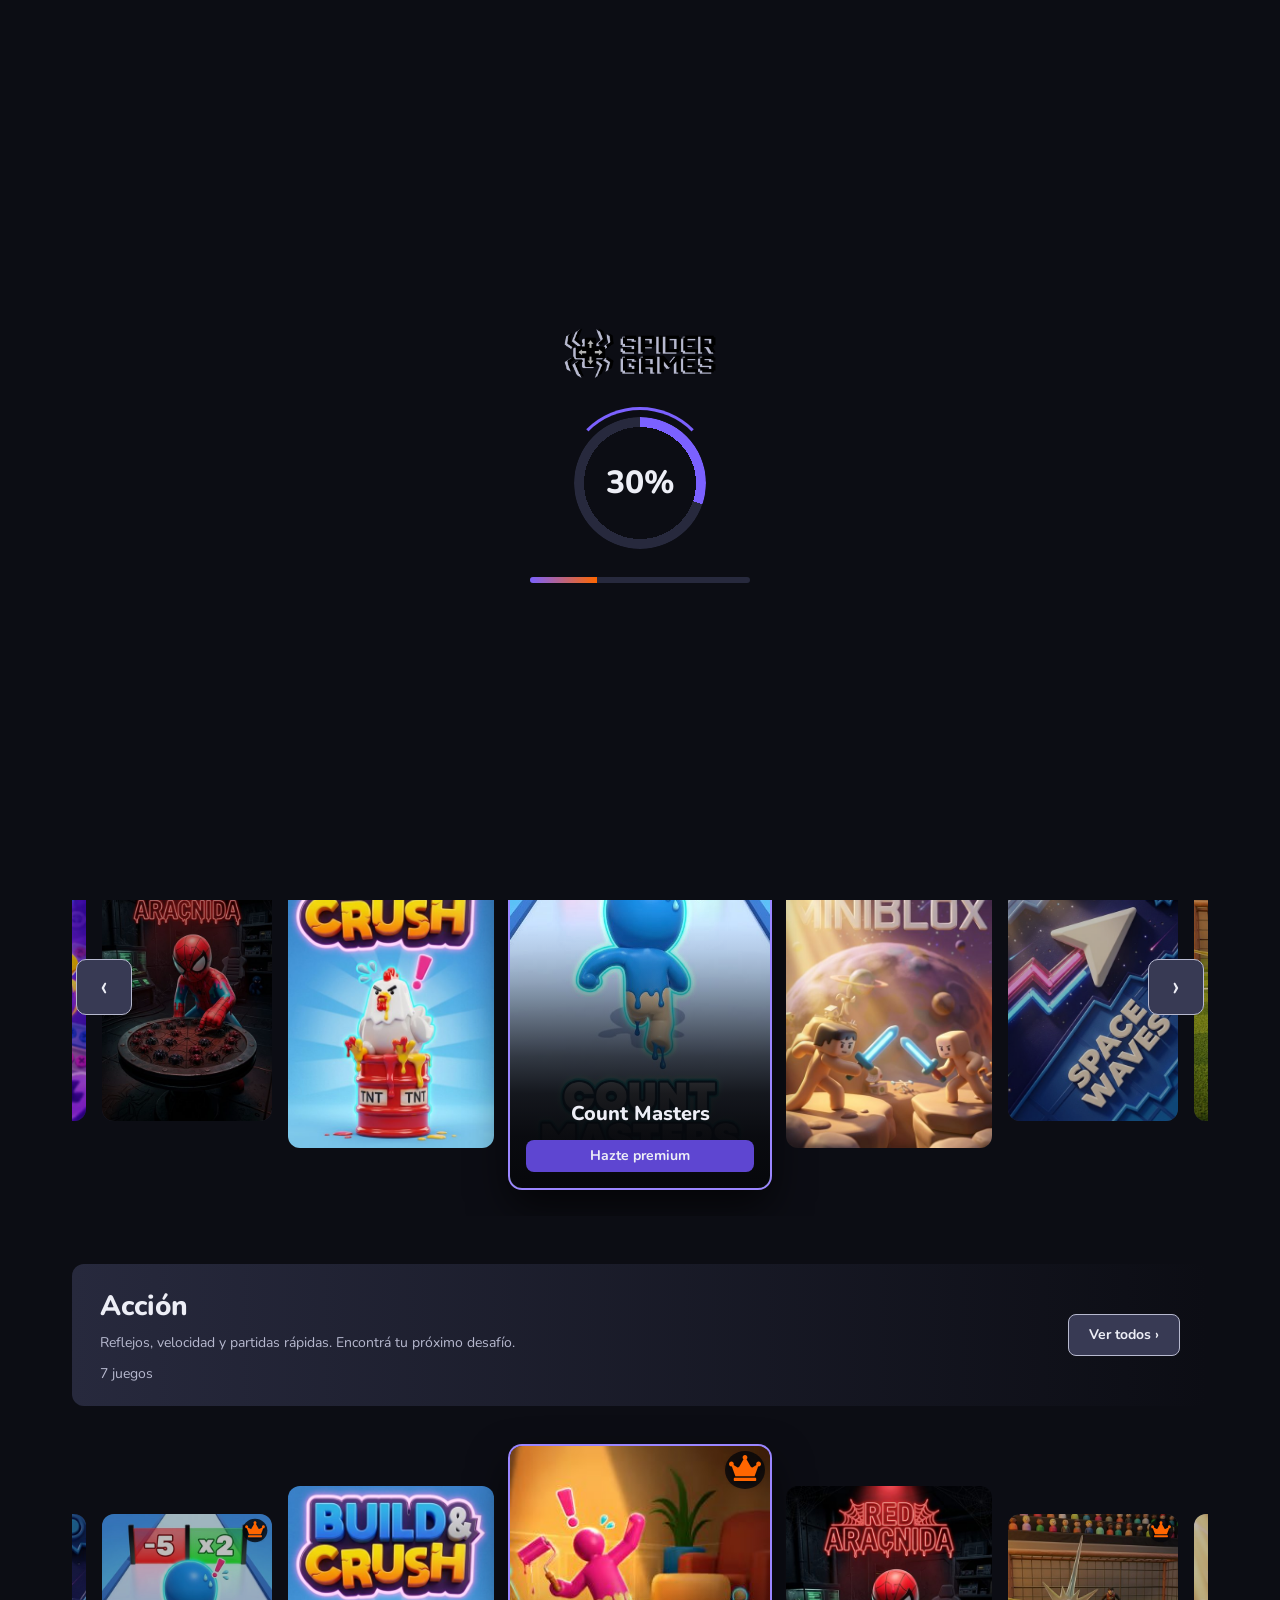
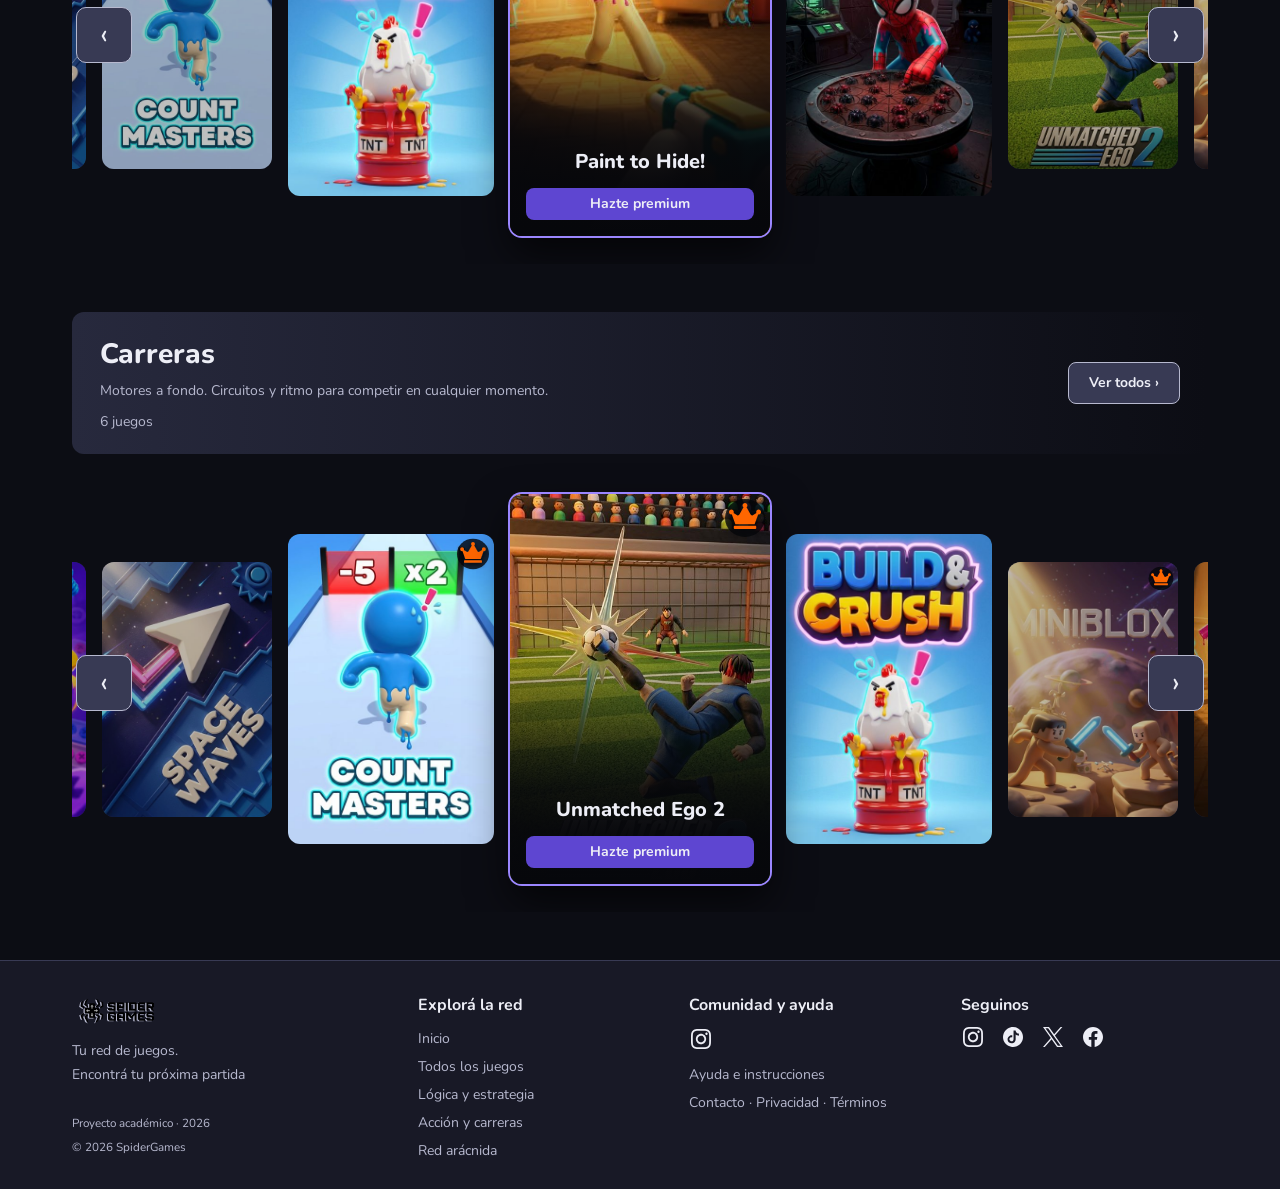
<file: index.html>
<!DOCTYPE html>
<html lang="es">
<head>
    <meta charset="utf-8">
    <meta name="viewport" content="width=device-width,initial-scale=1">
    <title>Inicio · Spider Games</title>
    <link rel="preconnect" href="https://fonts.googleapis.com">
    <link href="https://fonts.googleapis.com/css2?family=Nunito:wght@400;600;700;800&display=swap" rel="stylesheet">
    <link rel="stylesheet" href="css/style.css">
    <link rel="stylesheet" href="css/home.css">
</head>
<body>

  
    <div id="pantalla-carga" role="progressbar" aria-label="Cargando">
        <img src="assets/logo.png" alt="Spider Games">
        <div class="carga-anillo-contenedor">
            <div class="carga-anillo"></div>
            <span id="carga-porcentaje">0%</span>
        </div>
        <div class="carga-barra"><div id="carga-barra-relleno"></div></div>
    </div>

    <header class="encabezado">
        <button class="boton-icono" id="boton-menu-lateral" aria-label="Abrir menú">
            <svg class="icono-cerrado" width="26" height="24" viewBox="0 0 26 24" fill="none" xmlns="http://www.w3.org/2000/svg"><path d="M2 2H22.7059M2 12H24M20.3396 7.64846L24 12L20.3396 16.3515M2 22H22.7059" stroke="#B7B9CF" stroke-width="2" stroke-linecap="round" stroke-linejoin="round"/>
            </svg>
            <svg class="icono-abierto" width="26" height="24" viewBox="0 0 26 24" fill="none" xmlns="http://www.w3.org/2000/svg"><path d="M2 2H24M2 12H24M5.88919 7.64846L2 12L5.88919 16.3515M2 22H24" stroke="#B7B9CF" stroke-width="2" stroke-linecap="round" stroke-linejoin="round"/>
            </svg>

        </button>
        <a class="encabezado-logo" href="index.html"><img src="assets/logo.png" alt="Spider Games"></a>

        <!-- Buscador: los resultados los agrega menu.js dentro de #lista-resultados -->
        <div class="buscador">
            <input id="campo-busqueda" type="search" placeholder="Buscar juegos o categorías" autocomplete="off" aria-label="Buscar">
            <div class="buscador-resultados" id="lista-resultados">
                <a id="mensaje-sin-resultados" hidden>Sin resultados. Probá con otro nombre.</a>
            </div>
        </div>

        <div class="usuario">
            <button class="usuario-boton" id="boton-perfil" aria-label="Mi perfil"><i class="avatar"></i><span><b data-nombre-usuario>Spidey</b> ▾</span></button>
            <div class="menu-perfil" id="menu-perfil">
                <i class="avatar"></i>
                <b data-nombre-usuario>Spidey</b>
                <small>peterparker@ejemplo.com</small>
                <p class="menu-perfil-premium"><img src="assets/icons/fa-solid_crown.svg" alt="" width="24" height="19"> Mejorar a premium</p>
                <a href="#">Editar perfil</a>
                <a href="#">Preferencias de notificación</a>
                <a href="#">Preferencias de privacidad</a>
                <a href="#">Configuración de cuenta</a>
                <a href="#">Soporte</a>
                <hr>
                <a href="login.html">Cerrar sesión</a>
            </div>
        </div>
    </header>

    <div class="fondo-oscuro" id="fondo-oscuro-menu"></div>
    <nav class="menu-lateral" id="menu-lateral" aria-label="Menú de SpiderGames">
        <a href="index.html"><svg width="24" height="24" viewBox="0 0 24 24" fill="none" xmlns="http://www.w3.org/2000/svg"><path d="M21.9475 11.7175C21.9625 11.695 21.985 11.665 21.9925 11.635V11.6275C22 11.6125 22 11.5975 22.0075 11.5825C22.0075 11.5675 22.015 11.5525 22.015 11.53V11.47C22.015 11.455 22.0075 11.44 22.0075 11.425V11.4175C22.0075 11.4025 22 11.3875 21.9925 11.38V11.3725L21.97 11.3275C21.9625 11.3125 21.955 11.305 21.9475 11.29L21.94 11.2825C21.9325 11.2675 21.9175 11.26 21.91 11.245C21.8992 11.2331 21.8865 11.2229 21.8725 11.215L21.865 11.2075C21.8483 11.2003 21.8331 11.1901 21.82 11.1775C19.885 10.135 18.82 8.7025 18.67 6.925C18.55 5.5675 19.015 4.5025 19.015 4.495V4.4875C19.0225 4.4725 19.03 4.4575 19.03 4.4425V4.435C19.0375 4.42 19.0375 4.405 19.0375 4.39V4.27C19.0353 4.24131 19.0277 4.21331 19.015 4.1875C19.015 4.1875 19.015 4.18 19.0075 4.18C19.0019 4.16647 18.9943 4.15383 18.985 4.1425C18.9775 4.1275 18.9625 4.1125 18.955 4.105V4.0975L18.9475 4.09L18.9325 4.075L18.9175 4.06L18.91 4.0525C18.895 4.045 18.8875 4.03 18.8725 4.0225C18.8725 4.0225 18.865 4.0225 18.865 4.015C18.8575 4.015 18.8425 4.0075 18.835 4C18.835 4 18.8275 4 18.8275 3.9925C18.8125 3.985 18.7975 3.9775 18.7825 3.9775H18.775C18.76 3.97 18.745 3.97 18.73 3.97H18.6025C18.5875 3.97 18.5725 3.9775 18.5575 3.9775C16.45 4.6075 14.6875 4.3525 13.3225 3.1975C12.2875 2.3275 11.86 1.2475 11.86 1.24L11.8375 1.195C11.83 1.18 11.8225 1.1725 11.815 1.1575L11.8075 1.15C11.8 1.135 11.785 1.1275 11.7775 1.1125L11.7475 1.0825L11.74 1.075C11.7175 1.06 11.6875 1.0375 11.6575 1.03H11.65C11.635 1.0225 11.62 1.0225 11.605 1.015C11.575 1.0075 11.56 1 11.545 1H11.4775C11.4625 1 11.4475 1.0075 11.4325 1.0075H11.425C11.41 1.0075 11.4025 1.015 11.3875 1.0225C11.3875 1.0225 11.38 1.0225 11.38 1.03L11.335 1.0525H11.3275C11.3125 1.06 11.305 1.0675 11.29 1.075L11.2825 1.0825C11.2675 1.09 11.26 1.105 11.245 1.1125L11.215 1.1425L11.2075 1.15C11.2 1.165 11.1925 1.18 11.185 1.1875C10.1425 3.1225 8.71 4.1875 6.9325 4.3375C5.5825 4.4725 4.5175 4 4.51 4H4.5025L4.4575 3.9775H4.45C4.435 3.9775 4.42 3.97 4.4125 3.97H4.2925C4.2625 3.9775 4.2325 3.985 4.2025 4C4.2025 4 4.195 4 4.195 4.0075C4.18 4.0075 4.165 4.015 4.1575 4.0225C4.135 4.0375 4.1275 4.045 4.1125 4.0525H4.105L4.0975 4.06C4.0975 4.0675 4.0975 4.075 4.09 4.075C4.0825 4.0825 4.0825 4.09 4.075 4.09L4.0675 4.0975C4.06 4.1125 4.045 4.1275 4.0375 4.1425C4.0375 4.1425 4.0375 4.15 4.03 4.15C4.03 4.1575 4.0225 4.1725 4.015 4.18C4.015 4.18 4.015 4.1875 4.0075 4.1875C4.0075 4.2025 4 4.2175 3.9925 4.24C3.9925 4.255 3.985 4.27 3.985 4.285V4.3975C3.985 4.4125 3.9925 4.4275 3.9925 4.4425C4.6225 6.55 4.3675 8.3125 3.2125 9.6775C2.3425 10.7125 1.27 11.1325 1.2475 11.14L1.2025 11.1625H1.195C1.18 11.17 1.1725 11.1775 1.1575 11.185L1.15 11.1925C1.135 11.2 1.1275 11.215 1.1125 11.2225L1.105 11.23C1.0975 11.2375 1.09 11.2525 1.075 11.26L1.0675 11.2675C1.0525 11.29 1.0375 11.32 1.0225 11.35V11.3575C1.015 11.3725 1.015 11.3875 1.0075 11.4025C1.0075 11.4175 1 11.4325 1 11.4475V11.5075C1 11.5225 1.0075 11.5375 1.0075 11.5525V11.56C1.0075 11.575 1.015 11.59 1.0225 11.5975V11.605L1.045 11.65C1.0525 11.665 1.06 11.6725 1.0675 11.6875L1.075 11.695C1.0825 11.71 1.0975 11.7175 1.105 11.7325C1.1125 11.74 1.1275 11.755 1.1425 11.7625L1.15 11.77C1.165 11.7775 1.18 11.785 1.195 11.8C3.13 12.8425 4.195 14.275 4.345 16.0525C4.48 17.4325 4.015 18.4975 4.015 18.505V18.5125C4.0075 18.5275 4 18.5425 4 18.5575V18.565C3.9925 18.58 3.9925 18.595 3.9925 18.61V18.73C4 18.76 4.0075 18.79 4.0225 18.82C4.0225 18.82 4.0225 18.8275 4.03 18.8275C4.0375 18.8425 4.045 18.8575 4.0525 18.865C4.06 18.88 4.075 18.895 4.0825 18.9025V18.91L4.09 18.9175L4.105 18.9325L4.12 18.9475L4.1275 18.955C4.1425 18.9625 4.15 18.9775 4.165 18.985C4.165 18.985 4.1725 18.985 4.1725 18.9925C4.1875 19 4.195 19.0075 4.21 19.015C4.21 19.015 4.2175 19.015 4.2175 19.0225C4.2325 19.03 4.2475 19.0375 4.2625 19.0375H4.27C4.285 19.045 4.3 19.045 4.315 19.045H4.4275C4.4425 19.045 4.4575 19.0375 4.4725 19.0375C6.58 18.4 8.3425 18.6625 9.7075 19.8175C10.7425 20.6875 11.17 21.7675 11.17 21.775L11.1925 21.82C11.2 21.835 11.2075 21.8425 11.215 21.8575L11.2225 21.865C11.23 21.88 11.245 21.8875 11.2525 21.9025L11.2825 21.9325L11.29 21.94C11.3125 21.955 11.3425 21.9775 11.3725 21.985H11.38C11.395 21.9925 11.41 21.9925 11.425 22C11.44 22 11.455 22.0075 11.47 22.0075H11.56C11.575 22.0075 11.5825 22 11.5975 22H11.605C11.6342 21.9917 11.6621 21.9791 11.6875 21.9625L11.695 21.955C11.7025 21.9475 11.7175 21.94 11.725 21.9325L11.7325 21.925C11.7475 21.9175 11.755 21.9025 11.7625 21.895L11.77 21.8875C11.7775 21.88 11.785 21.8725 11.7925 21.8575L11.8 21.85C11.8075 21.835 11.815 21.8275 11.8225 21.8125C12.865 19.8775 14.2975 18.8125 16.075 18.6625C17.425 18.5425 18.49 19.0075 18.4975 19.015C18.5125 19.0225 18.5275 19.03 18.5425 19.03H18.55C18.565 19.0375 18.58 19.0375 18.595 19.0375H18.7225C18.7525 19.03 18.7825 19.0225 18.8125 19.0075C18.8125 19.0075 18.82 19.0075 18.82 19C18.835 18.9925 18.85 18.985 18.8575 18.9775C18.8725 18.97 18.8875 18.955 18.895 18.9475H18.9025L18.91 18.94L18.925 18.925L18.94 18.91L18.9475 18.9025C18.955 18.8875 18.97 18.88 18.9775 18.865C18.9775 18.865 18.9775 18.8575 18.985 18.8575C18.9925 18.8425 19 18.835 19.0075 18.82C19.0075 18.82 19.0075 18.8125 19.015 18.8125C19.0225 18.7975 19.03 18.7825 19.03 18.7675C19.0375 18.7525 19.0375 18.7375 19.0375 18.7225V18.61C19.0375 18.595 19.03 18.58 19.03 18.565C18.4 16.4575 18.655 14.695 19.81 13.33C20.68 12.295 21.76 11.8675 21.7675 11.8675L21.8125 11.845H21.82C21.835 11.8375 21.8425 11.83 21.8575 11.8225L21.865 11.815C21.88 11.8075 21.8875 11.7925 21.9025 11.785L21.9325 11.755C21.94 11.725 21.94 11.725 21.9475 11.7175ZM20.35 11.125H17.2375C15.1075 9.925 15.6775 8.0875 15.8125 7.735L17.9575 5.59C17.8975 5.9875 17.875 6.4525 17.9125 6.9475C18.07 8.905 19.1725 10.24 20.35 11.125ZM8.125 14.02C8.0725 13.405 7.8325 12.595 7.0675 11.875H10.615L8.14 14.35C8.14 14.245 8.1325 14.1325 8.125 14.02ZM11.89 7.0975C11.965 7.1725 12.0475 7.2475 12.13 7.3225C12.58 7.705 13.2775 8.0875 14.2675 8.0875H14.395L11.89 10.5925V7.0975ZM11.14 10.5925L8.665 8.1175C8.77 8.1175 8.8825 8.1175 8.995 8.11C9.61 8.0575 10.42 7.8175 11.14 7.0525V10.5925ZM10.6075 11.125H7.1125C7.1875 11.05 7.2625 10.9675 7.3375 10.885C7.735 10.4125 8.14 9.6775 8.1025 8.62L10.6075 11.125ZM11.14 12.4075V15.91C11.065 15.835 10.9825 15.76 10.9 15.685C10.45 15.3025 9.7525 14.92 8.7625 14.92H8.635L11.14 12.4075ZM11.89 12.4075L14.365 14.8825C14.26 14.8825 14.1475 14.8825 14.035 14.89C13.42 14.9425 12.61 15.1825 11.89 15.9475V12.4075ZM12.4225 11.875H15.925C15.85 11.95 15.775 12.0325 15.7 12.115C15.3025 12.5875 14.8975 13.3225 14.935 14.38L12.4225 11.875ZM12.4225 11.125L14.8975 8.65C14.8975 8.755 14.8975 8.8675 14.905 8.98C14.9575 9.595 15.1975 10.405 15.9625 11.125H12.4225ZM12.82 3.7525C14.3125 5.0275 16.0375 5.1925 17.5 4.9825L15.295 7.1875C12.94 7.8475 12.0475 6.145 11.89 5.8V2.7625C12.13 3.085 12.4375 3.43 12.82 3.7525ZM6.9625 5.1025C8.92 4.945 10.255 3.8425 11.14 2.665V5.7775C9.94 7.9075 8.1025 7.3375 7.75 7.2025L5.605 5.0575C6.0025 5.11 6.46 5.14 6.9625 5.1025ZM3.7675 10.195C5.0425 8.7025 5.2075 6.9775 4.9975 5.515L7.2025 7.72C7.8625 10.0675 6.16 10.9675 5.815 11.125H2.7775C3.1 10.885 3.445 10.5775 3.7675 10.195ZM2.68 11.875H5.7925C7.9225 13.075 7.3525 14.9125 7.2175 15.265L5.0725 17.41C5.1325 17.0125 5.155 16.5475 5.1175 16.0525C4.96 14.095 3.8575 12.76 2.68 11.875ZM10.21 19.2475C9.055 18.265 7.7575 17.9425 6.5575 17.9425C6.205 17.9425 5.86 17.9725 5.53 18.0175L7.735 15.8125C10.09 15.1525 10.9825 16.855 11.14 17.2V20.2375C10.9 19.915 10.5925 19.57 10.21 19.2475ZM16.0675 17.8975C14.11 18.055 12.775 19.1575 11.89 20.335V17.2225C13.09 15.0925 14.9275 15.6625 15.28 15.7975L17.425 17.9425C17.0275 17.89 16.57 17.86 16.0675 17.8975ZM19.2625 12.805C17.9875 14.2975 17.8225 16.0225 18.0325 17.485L15.8275 15.28C15.1675 12.925 16.87 12.0325 17.215 11.875H20.2525C19.93 12.115 19.585 12.4225 19.2625 12.805Z" fill="#B7B9CF"/></svg>Inicio</a>
        <a href="#"><img src="assets/icons/fa-solid_crown.svg" alt="" width="24" height="19">Juegos premium</a>
        <a href="#"><svg width="24" height="24" viewBox="0 0 24 24" fill="none" xmlns="http://www.w3.org/2000/svg"><path d="M19.5492 10.9969C19.0942 9.97281 18.4328 9.05364 17.6063 8.2969L16.9242 7.67111C16.9011 7.65045 16.8732 7.63578 16.843 7.62841C16.8129 7.62103 16.7814 7.62116 16.7513 7.6288C16.7212 7.63644 16.6935 7.65134 16.6705 7.6722C16.6475 7.69307 16.63 7.71925 16.6195 7.74846L16.3148 8.62268C16.125 9.17111 15.7758 9.73127 15.2812 10.2821C15.2484 10.3172 15.2109 10.3266 15.1852 10.3289C15.1594 10.3313 15.1195 10.3266 15.0844 10.2938C15.0516 10.2656 15.0352 10.2235 15.0375 10.1813C15.1242 8.77033 14.7023 7.17893 13.7789 5.4469C13.0148 4.00783 11.9531 2.88518 10.6266 2.10236L9.65859 1.53283C9.53203 1.45783 9.37031 1.55627 9.37734 1.70393L9.42891 2.82893C9.46406 3.59768 9.375 4.27736 9.16406 4.84221C8.90625 5.53361 8.53594 6.1758 8.0625 6.75236C7.73303 7.15307 7.35959 7.51549 6.94922 7.83283C5.96087 8.5926 5.15722 9.56612 4.59844 10.6805C4.04103 11.8046 3.75068 13.0422 3.75 14.2969C3.75 15.4031 3.96797 16.4742 4.39922 17.4844C4.81562 18.457 5.41654 19.3396 6.16875 20.0836C6.92813 20.8336 7.80938 21.4242 8.79141 21.8344C9.80859 22.261 10.8867 22.4766 12 22.4766C13.1133 22.4766 14.1914 22.261 15.2086 21.8367C16.1882 21.429 17.079 20.8343 17.8312 20.086C18.5906 19.336 19.1859 18.4594 19.6008 17.4867C20.0314 16.4793 20.2523 15.3948 20.25 14.2992C20.25 13.1555 20.0156 12.0446 19.5492 10.9969Z" fill="#B7B9CF"/></svg>Tendencias</a>
        <a href="#"><svg width="24" height="24" viewBox="0 0 24 24" fill="none" xmlns="http://www.w3.org/2000/svg"><path d="M19.5492 10.9969C19.0942 9.97281 18.4328 9.05364 17.6063 8.2969L16.9242 7.67111C16.9011 7.65045 16.8732 7.63578 16.843 7.62841C16.8129 7.62103 16.7814 7.62116 16.7513 7.6288C16.7212 7.63644 16.6935 7.65134 16.6705 7.6722C16.6475 7.69307 16.63 7.71925 16.6195 7.74846L16.3148 8.62268C16.125 9.17111 15.7758 9.73127 15.2812 10.2821C15.2484 10.3172 15.2109 10.3266 15.1852 10.3289C15.1594 10.3313 15.1195 10.3266 15.0844 10.2938C15.0516 10.2656 15.0352 10.2235 15.0375 10.1813C15.1242 8.77033 14.7023 7.17893 13.7789 5.4469C13.0148 4.00783 11.9531 2.88518 10.6266 2.10236L9.65859 1.53283C9.53203 1.45783 9.37031 1.55627 9.37734 1.70393L9.42891 2.82893C9.46406 3.59768 9.375 4.27736 9.16406 4.84221C8.90625 5.53361 8.53594 6.1758 8.0625 6.75236C7.73303 7.15307 7.35959 7.51549 6.94922 7.83283C5.96087 8.5926 5.15722 9.56612 4.59844 10.6805C4.04103 11.8046 3.75068 13.0422 3.75 14.2969C3.75 15.4031 3.96797 16.4742 4.39922 17.4844C4.81562 18.457 5.41654 19.3396 6.16875 20.0836C6.92813 20.8336 7.80938 21.4242 8.79141 21.8344C9.80859 22.261 10.8867 22.4766 12 22.4766C13.1133 22.4766 14.1914 22.261 15.2086 21.8367C16.1882 21.429 17.079 20.8343 17.8312 20.086C18.5906 19.336 19.1859 18.4594 19.6008 17.4867C20.0314 16.4793 20.2523 15.3948 20.25 14.2992C20.25 13.1555 20.0156 12.0446 19.5492 10.9969Z" fill="#B7B9CF"/></svg>Novedades</a>
        <a href="#"><svg width="24" height="24" viewBox="0 0 24 24" fill="none" xmlns="http://www.w3.org/2000/svg"><path d="M12 1.125C7.5 1.125 4.5 4.875 4.5 8.625C4.5 17.625 8.25 22.875 12 22.875C15.75 22.875 19.5 17.625 19.5 8.625C19.5 4.875 16.5 1.125 12 1.125ZM6 7.875C6.36563 9.375 7.64062 12.1828 10.5 13.875L8.25 16.125C5.07656 14.1984 5.25 9.375 6 7.875ZM18 7.875C18.75 9.375 18.9234 14.1984 15.75 16.125L13.5 13.875C16.3594 12.1828 17.6344 9.375 18 7.875Z" fill="#B7B9CF"/></svg>Originales</a>
        <a href="#"><svg width="24" height="24" viewBox="0 0 24 24" fill="none" xmlns="http://www.w3.org/2000/svg"><path d="M4.19995 6.00002C5.1937 6.00002 5.99995 5.19377 5.99995 4.20002C5.99995 3.20627 5.1937 2.40002 4.19995 2.40002C3.2062 2.40002 2.39995 3.20627 2.39995 4.20002C2.39995 5.19377 3.2062 6.00002 4.19995 6.00002ZM3.59995 7.20002C2.2762 7.20002 1.19995 8.27627 1.19995 9.60002V14.4C1.19995 15.0638 1.7362 15.6 2.39995 15.6C2.76745 15.6 3.0937 15.435 3.31495 15.18L4.21495 20.5988C4.3237 21.2513 4.94245 21.6938 5.59495 21.585C6.24745 21.4763 6.68995 20.8575 6.5812 20.205L5.81245 15.6038H6.4012L7.5262 20.6625C7.6687 21.3113 8.30995 21.7163 8.9587 21.5738C9.60745 21.4313 10.0125 20.79 9.86995 20.1413L7.7212 10.4663L12.0825 12.4838C12.1012 12.495 12.1237 12.5025 12.1425 12.51C12.4649 12.645 12.8175 12.6263 13.1137 12.4838C13.2412 12.4238 13.3612 12.3375 13.4625 12.2325C13.5787 12.1125 13.6687 11.97 13.7287 11.805C13.7325 11.7938 13.7362 11.7788 13.74 11.7675L13.8337 11.4863C14.0475 10.845 14.52 10.3275 15.135 10.0538L15.435 9.92252C15.4725 9.90752 15.5062 9.89252 15.5437 9.87752L14.91 12.2588C14.7 13.05 14.9062 13.8938 15.4612 14.4975L18.1124 17.3888L18.9375 20.6925C19.0987 21.3338 19.7512 21.7275 20.3925 21.5663C21.0337 21.405 21.4274 20.7525 21.2662 20.1113L20.4037 16.6575C20.3324 16.365 20.1862 16.0988 19.9837 15.8775L18.1274 13.8525L18.8512 11.3963L19.2112 12.2588C19.3762 12.6563 19.6799 12.9825 20.0662 13.1775L21.0674 13.6763C21.66 13.9725 22.3799 13.7325 22.6762 13.14C22.9725 12.5475 22.7325 11.8275 22.14 11.5313L21.3375 11.13L20.7637 9.75002C20.1224 8.20877 18.615 7.20377 16.9424 7.20377C16.0875 7.20377 15.2437 7.38377 14.4637 7.72877L14.1637 7.86002C13.2557 8.26555 12.4949 8.94126 11.985 9.79502L7.0987 7.53377C6.6262 7.31252 6.1087 7.20002 5.58745 7.20002H3.59995ZM18.6 6.00002C19.5937 6.00002 20.4 5.19377 20.4 4.20002C20.4 3.20627 19.5937 2.40002 18.6 2.40002C17.6062 2.40002 16.8 3.20627 16.8 4.20002C16.8 5.19377 17.6062 6.00002 18.6 6.00002ZM14.3137 14.985L13.3762 17.325L11.1487 19.5525C10.6799 20.0213 10.6799 20.7825 11.1487 21.2513C11.6174 21.72 12.3787 21.72 12.8475 21.2513L15.1612 18.9375C15.3337 18.765 15.4687 18.5588 15.5587 18.3338L16.1025 16.9763L14.5762 15.3113C14.4825 15.21 14.3962 15.1013 14.3137 14.9888V14.985Z" fill="#B7B9CF"/></svg>Multijugador</a>
        <a href="#"><svg width="24" height="24" viewBox="0 0 24 24" fill="none" xmlns="http://www.w3.org/2000/svg"><path d="M21.29 16.71L22.71 15.29L19.5 12.11L16.5 11.26L18.41 11L22.6 7.80001L21.4 6.20001L17.59 9.05001L14.91 9.50001L18.11 6.31001L17 1.76001L15 2.24001L15.86 5.69001L14.76 6.83001C14.5295 6.28884 14.145 5.82739 13.6542 5.50304C13.1635 5.17869 12.5883 5.00576 12 5.00576C11.4118 5.00576 10.8366 5.17869 10.3458 5.50304C9.85512 5.82739 9.47058 6.28884 9.24004 6.83001L8.11004 5.69001L9.00004 2.24001L7.00004 1.76001L5.89004 6.31001L9.09004 9.50001L6.40004 9.05001L2.60004 6.20001L1.40004 7.80001L5.60004 11L7.46004 11.31L4.46004 12.16L1.29004 15.29L2.71004 16.71L5.50004 13.89L7.87004 13.22L4.00004 16.54V22H6.00004V17.46L7.56004 16.12C7.73362 17.1723 8.2753 18.1287 9.08849 18.8188C9.90168 19.5088 10.9335 19.8876 12 19.8876C13.0665 19.8876 14.0984 19.5088 14.9116 18.8188C15.7248 18.1287 16.2665 17.1723 16.44 16.12L18 17.46V22H20V16.54L16.13 13.22L18.5 13.89L21.29 16.71Z" fill="#B7B9CF"/></svg>Todos los juegos</a>
        <h5>Categorías</h5>
        <a href="#"><svg width="24" height="24" viewBox="0 0 24 24" fill="none" xmlns="http://www.w3.org/2000/svg"><path d="M9.51789 22C9.02789 20.4023 8.28872 19.2112 7.30039 18.4265C5.81789 17.25 3.46239 17.9815 2.59239 16.7675C1.72239 15.5535 3.20189 13.3215 3.72089 12.0045C4.23989 10.6875 1.73089 10.222 2.02389 9.848C2.21889 9.59867 3.48706 8.87933 5.82839 7.69C6.49339 3.89667 8.95022 2 13.1989 2C19.5719 2 21.9999 7.403 21.9999 10.84C21.9999 14.276 19.0599 17.978 14.8719 18.7765C14.4976 19.3218 15.0376 20.3963 16.4919 22" stroke="#B7B9CF" stroke-width="2.3335" stroke-linecap="round" stroke-linejoin="round"/><path fill-rule="evenodd" clip-rule="evenodd" d="M9.74986 7.25C9.42286 8.517 9.52003 9.40683 10.0414 9.9195C10.5624 10.4318 11.4504 10.7668 12.7054 10.9245C12.4204 12.5588 12.7675 13.3255 13.7469 13.2245C14.7259 13.1238 15.3142 12.7172 15.5119 12.0045C17.0419 12.4345 17.8712 12.0745 17.9999 10.9245C18.1924 9.1995 17.2624 7.824 16.8809 7.824C16.4994 7.824 15.5119 7.7775 15.5119 7.25C15.5119 6.7225 14.3579 6.425 13.3164 6.425C12.2749 6.425 12.9014 5.7225 11.4714 6C10.518 6.185 9.94419 6.60167 9.74986 7.25Z" fill="#B7B9CF" stroke="#B7B9CF" stroke-width="2" stroke-linejoin="round"/><path d="M15.2498 12.75C14.7413 13.0655 14.0438 13.59 13.7498 14C13.0153 15.025 12.4198 15.649 12.2898 16.304" stroke="#B7B9CF" stroke-width="2" stroke-linecap="round"/></svg>Lógica</a>
        <a href="#"><svg width="24" height="24" viewBox="0 0 24 24" fill="none" xmlns="http://www.w3.org/2000/svg"><path d="M16.6157 8.0567L16.6128 8.08795L16.6392 8.07135L20.8853 5.46979L18.7222 9.80377L18.7075 9.83307L18.7388 9.82623L22.897 8.95807L19.7739 12.4258L19.7573 12.4444L19.7817 12.4512L23.0718 13.3165L19.8677 15.0518L19.8452 15.0635L19.8657 15.0782L22.3657 16.8028H19.2358L19.2466 16.8253L20.4595 19.4171L17.9683 18.5616C17.9686 18.5606 17.9698 18.5596 17.9702 18.5587C17.9725 18.5529 17.9746 18.5465 17.9771 18.5391L17.9497 18.5245C17.4735 19.1297 16.8692 19.7036 16.1226 20.2256C18.4917 17.6171 18.7357 14.5952 17.5659 12.212C16.388 9.81236 13.7792 8.06438 10.4722 8.04303C11.2076 7.64577 11.9509 7.43403 12.6763 7.38385L12.73 7.38092L12.6821 7.35455C12.6263 7.32429 12.5702 7.29328 12.5142 7.26178C12.4615 7.23217 12.4087 7.20163 12.356 7.17291L13.3022 4.59967L14.1733 7.21295L14.1919 7.19147L17.0503 3.72662L16.6157 8.0567ZM8.68408 10.5069L8.69971 10.5206L8.70947 10.502L8.95752 10.0049C8.98972 9.94056 9.02234 9.88392 9.05713 9.83405L9.84033 11.7305C9.36798 12.5113 9.35917 13.3835 9.27979 14.9151L9.31006 14.919C9.69395 13.3976 10.0732 12.5381 10.7358 11.7676C11.3454 11.1616 11.9846 10.8588 12.6177 10.7833C13.2509 10.7077 13.8795 10.8592 14.4683 11.1622C15.6453 11.7679 16.6612 12.9794 17.23 14.1924C17.257 14.6086 17.0834 15.0484 16.7632 15.4913C16.4425 15.9348 15.9754 16.3802 15.4175 16.8047C14.3039 17.652 12.8312 18.4157 11.4497 18.9239L9.896 17.6827L9.8667 17.6602L9.87061 17.6973L10.0376 19.3604C9.55813 19.4756 9.1148 19.5465 8.73291 19.5616C8.35016 19.5766 8.03038 19.5363 7.79736 19.4317L6.48291 16.8116L6.48193 16.8096L4.18408 13.4708C5.03712 13.2248 5.969 12.7601 6.86377 11.8653L7.01904 11.711L7.0249 11.7051L7.02295 11.6973L6.42627 8.38776L8.68408 10.5069ZM6.54346 4.82916C6.58033 4.83145 6.61431 4.84354 6.65186 4.86432L6.78271 4.95319C6.87943 5.0269 6.99142 5.1493 7.11182 5.30768C7.2321 5.46592 7.36061 5.65911 7.4917 5.87213C7.72781 6.25553 7.97479 6.70685 8.27393 7.13385C8.57043 7.55708 8.919 7.95861 9.36279 8.25006C9.29418 8.38115 9.19548 8.47658 9.04541 8.60846C8.89378 8.7417 8.69108 8.91209 8.49658 9.14557L5.14795 6.0069L5.11377 5.97467L5.12158 6.02155L6.09033 11.4024C4.70136 12.7046 3.32584 12.8591 2.26611 12.879C2.23902 11.7404 1.82107 11.038 1.4751 10.459C1.28416 10.1424 1.11489 9.86354 1.01025 9.52057C0.905911 9.17835 0.865915 8.77111 0.934082 8.19733C2.35313 5.74469 4.25556 4.98445 6.03271 4.98444H6.14014V4.98639L6.14795 4.98248L6.2417 4.93073C6.36302 4.86073 6.44465 4.83027 6.51514 4.83014L6.54346 4.82916Z" fill="#B7B9CF" stroke="#B7B9CF" stroke-width="0.03125"/></svg>Acción</a>
        <a href="#"><svg width="24" height="24" viewBox="0 0 24 24" fill="none" xmlns="http://www.w3.org/2000/svg"><path d="M7.9888 2.53121C8.00955 2.42615 8.00899 2.318 7.98716 2.21316C7.96533 2.10832 7.92268 2.00894 7.86172 1.92089C7.80077 1.83284 7.72277 1.75793 7.63232 1.70058C7.54188 1.64324 7.44085 1.60464 7.33522 1.58707C7.22958 1.5695 7.12149 1.57332 7.01736 1.5983C6.91323 1.62328 6.81517 1.66891 6.729 1.73248C6.64283 1.79606 6.5703 1.87629 6.51571 1.96842C6.46112 2.06055 6.42558 2.1627 6.4112 2.26881L3.2112 21.4688C3.19045 21.5739 3.19101 21.682 3.21284 21.7869C3.23467 21.8917 3.27732 21.9911 3.33828 22.0791C3.39923 22.1672 3.47724 22.2421 3.56768 22.2994C3.65812 22.3568 3.75915 22.3954 3.86479 22.413C3.97042 22.4305 4.07851 22.4267 4.18264 22.4017C4.28677 22.3767 4.38483 22.3311 4.471 22.2675C4.55717 22.204 4.6297 22.1237 4.68429 22.0316C4.73888 21.9395 4.77442 21.8373 4.7888 21.7312L5.8608 15.2992C7.1504 15.488 8.544 15.5504 9.6416 16.32C10.3207 16.808 11.106 17.1277 11.9328 17.2528C13.4784 17.4864 14.8608 16.6368 16.3872 16.8784L18.4496 17.1888C18.8656 17.2528 19.2976 16.9328 19.36 16.5168L20.7744 7.02241L20.7808 7.01601C20.8018 6.80715 20.743 6.59809 20.6163 6.43074C20.4896 6.26338 20.3043 6.1501 20.0976 6.11361L18.0352 5.80321C16.4944 5.57441 15.1088 6.40001 13.5824 6.17121C12.8978 6.06725 12.2466 5.80601 11.68 5.40801C10.4976 4.58081 9.0896 4.44321 7.7024 4.24801L7.9888 2.53121ZM7.0448 8.19201L7.5728 5.03681C8.5312 5.16801 9.5456 5.24321 10.4336 5.62721L9.9616 8.77121C9.0496 8.39841 8.0192 8.32641 7.0448 8.19201ZM5.9936 14.512L6.5216 11.3536C7.5136 11.4912 8.5648 11.5616 9.4944 11.9424L9.9744 8.78081C11.0272 9.21281 11.8288 9.95361 13.0032 10.1264L13.4832 6.95841C14.664 7.13601 15.6416 6.67521 16.776 6.58401L16.296 9.72961C15.16 9.82561 14.1776 10.3056 13 10.1296L12.5424 13.2944C11.3648 13.1184 10.5616 12.3744 9.504 11.944L9.024 15.1056C8.072 14.7232 7.0032 14.656 5.9936 14.512ZM12.544 13.296C13.7184 13.472 14.7056 12.9888 15.8416 12.8944L16.296 9.72961C17.344 9.63361 18.416 9.90721 19.4448 10.064L18.9968 13.2256C17.9664 13.0704 16.8912 12.7952 15.8432 12.8944L15.3632 16.056C14.2288 16.1328 13.2272 16.632 12.064 16.456L12.544 13.296Z" fill="#B7B9CF"/></svg>Carreras</a>
        <a href="#"><svg width="24" height="24" viewBox="0 0 24 24" fill="none" xmlns="http://www.w3.org/2000/svg"><path d="M20 17H19.37C19.98 14.79 20.78 10.37 18.64 7.26001C17.21 5.18001 14.78 4.09001 11.42 4.01001L9.71 2.30001C9.5 2.09001 9.21 1.99001 8.9 2.01001C8.6 2.04001 8.33 2.20001 8.17 2.45001L2.17 11.45C1.91 11.85 1.96 12.37 2.29 12.71L4.29 14.71C4.63 15.05 5.16 15.1 5.55 14.83L8.3 13H8.86L5.53 17H4C2.9 17 2 17.9 2 19V20C2 21.1 2.9 22 4 22H20C21.1 22 22 21.1 22 20V19C22 17.9 21.1 17 20 17ZM9.5 9.75001C9.16848 9.75001 8.85054 9.61832 8.61612 9.3839C8.3817 9.14948 8.25 8.83153 8.25 8.50001C8.25 8.16849 8.3817 7.85055 8.61612 7.61613C8.85054 7.38171 9.16848 7.25001 9.5 7.25001C9.83152 7.25001 10.1495 7.38171 10.3839 7.61613C10.6183 7.85055 10.75 8.16849 10.75 8.50001C10.75 8.83153 10.6183 9.14948 10.3839 9.3839C10.1495 9.61832 9.83152 9.75001 9.5 9.75001Z" fill="#B7B9CF"/></svg>Estrategia</a>
        <a href="#"><svg width="24" height="24" viewBox="0 0 24 24" fill="none" xmlns="http://www.w3.org/2000/svg"><path d="M21 9.5C21 7.04 19.02 5.04 16.57 5C15.79 3.2 14.01 2 12 2C9.99 2 8.21 3.2 7.43 5C6.24911 5.01966 5.12317 5.50228 4.29461 6.34393C3.46605 7.18558 3.00115 8.31895 3 9.5C3 9.75 3.02 10 3.07 10.26C2.37 11.2 2 12.34 2 13.5C2 16.53 4.47 19 7.5 19H11V22H13V19H16.5C19.53 19 22 16.53 22 13.5C22 12.34 21.62 11.21 20.93 10.26C20.98 10 21 9.75 21 9.5Z" fill="#B7B9CF"/></svg>Aventura</a>
        <a href="#"><svg width="24" height="24" viewBox="0 0 24 24" fill="none" xmlns="http://www.w3.org/2000/svg"><path d="M19.5 21C19.5 21.3978 19.342 21.7794 19.0607 22.0607C18.7794 22.342 18.3979 22.5 18 22.5H9.00005C8.60222 22.5 8.22069 22.342 7.93939 22.0607C7.65808 21.7794 7.50005 21.3978 7.50005 21V18H19.5V21ZM15 1.5C16.5913 1.5 18.1175 2.13214 19.2427 3.25736C20.3679 4.38258 21 5.9087 21 7.5V11.376C20.9997 12.7731 20.6741 14.151 20.049 15.4005L19.5 16.5H7.50005L3.62105 12.621C3.32506 12.3241 3.12363 11.9462 3.04217 11.5349C2.9607 11.1237 3.00285 10.6975 3.1633 10.3102C3.32375 9.92287 3.59531 9.59174 3.94373 9.35856C4.29214 9.12539 4.70181 9.00062 5.12105 9H6.00005V7.5C6.00005 5.9087 6.63219 4.38258 7.75741 3.25736C8.88263 2.13214 10.4087 1.5 12 1.5H15Z" fill="#B7B9CF"/></svg>Lucha</a>
        <a href="#"><svg width="24" height="24" viewBox="0 0 24 24" fill="none" xmlns="http://www.w3.org/2000/svg"><path d="M11.1826 2.72251C11.6439 2.29501 12.3563 2.29501 12.8139 2.72251L16.2001 5.86126V5.40001C16.2001 4.73626 16.7363 4.20001 17.4001 4.20001H18.6001C19.2638 4.20001 19.8001 4.73626 19.8001 5.40001V9.20626L21.2176 10.5225C21.5776 10.86 21.6976 11.3813 21.5176 11.8388C21.3376 12.2963 20.8951 12.6 20.4001 12.6H19.8001V19.2C19.8001 20.5238 18.7239 21.6 17.4001 21.6H6.6001C5.27635 21.6 4.2001 20.5238 4.2001 19.2V12.6H3.6001C3.1051 12.6 2.6626 12.2963 2.4826 11.8388C2.3026 11.3813 2.4226 10.8563 2.7826 10.5225L11.1826 2.72251ZM10.5001 10.8C10.0013 10.8 9.6001 11.2013 9.6001 11.7V14.7C9.6001 15.1988 10.0013 15.6 10.5001 15.6H13.5001C13.9988 15.6 14.4001 15.1988 14.4001 14.7V11.7C14.4001 11.2013 13.9988 10.8 13.5001 10.8H10.5001Z" fill="#B7B9CF"/></svg>Simulación</a>
        <a href="#"><svg width="24" height="24" viewBox="0 0 24 24" fill="none" xmlns="http://www.w3.org/2000/svg"><path d="M16.1784 22.5H12.8438C12.62 22.5 12.4054 22.4111 12.2471 22.2529C12.0889 22.0946 12 21.88 12 21.6562V20.3573C12.0006 20.1578 11.9606 19.9603 11.8823 19.7768C11.8041 19.5933 11.6892 19.4276 11.5448 19.29C11.1802 18.9342 10.6505 18.7369 10.0969 18.7505C9.09562 18.7739 8.25 19.6551 8.25 20.6751V21.6562C8.25 21.88 8.16111 22.0946 8.00287 22.2529C7.84464 22.4111 7.63003 22.5 7.40625 22.5H4.10719C3.76481 22.5 3.42578 22.4325 3.10946 22.3015C2.79314 22.1705 2.50573 21.9785 2.26363 21.7364C1.77469 21.2474 1.5 20.5843 1.5 19.8928V16.5937C1.5 16.37 1.58889 16.1553 1.74713 15.9971C1.90536 15.8389 2.11997 15.75 2.34375 15.75H3.64266C4.07203 15.75 4.48969 15.5662 4.81875 15.2344C5.00182 15.0498 5.14659 14.8309 5.24474 14.5902C5.34288 14.3495 5.39246 14.0918 5.39062 13.8319C5.37656 12.8386 4.55906 12 3.60516 12H2.34375C2.11997 12 1.90536 11.9111 1.74713 11.7529C1.58889 11.5946 1.5 11.38 1.5 11.1562V7.85717C1.5 7.51479 1.56744 7.17576 1.69846 6.85944C1.82948 6.54313 2.02153 6.25571 2.26363 6.01361C2.75257 5.52467 3.41572 5.24998 4.10719 5.24998H6.69656C6.79602 5.24998 6.8914 5.21048 6.96173 5.14015C7.03205 5.06982 7.07156 4.97444 7.07156 4.87498V4.57123C7.07156 4.16331 7.15281 3.75948 7.31057 3.3833C7.46832 3.00712 7.69943 2.66612 7.99039 2.38022C8.28135 2.09432 8.62635 1.86924 9.00524 1.71811C9.38413 1.56698 9.78933 1.49283 10.1972 1.49998C11.8608 1.52905 13.2141 2.92405 13.2141 4.6092V4.87498C13.2141 4.97444 13.2536 5.06982 13.3239 5.14015C13.3942 5.21048 13.4896 5.24998 13.5891 5.24998H16.1784C16.5161 5.24998 16.8505 5.3165 17.1625 5.44573C17.4745 5.57497 17.758 5.76439 17.9968 6.00318C18.2356 6.24197 18.425 6.52546 18.5543 6.83745C18.6835 7.14945 18.75 7.48384 18.75 7.82155V10.4109C18.75 10.5104 18.7895 10.6058 18.8598 10.6761C18.9302 10.7464 19.0255 10.7859 19.125 10.7859H19.3903C21.105 10.7859 22.5 12.1453 22.5 13.8159C22.5 15.532 21.1223 16.9284 19.4288 16.9284H19.125C19.0255 16.9284 18.9302 16.9679 18.8598 17.0383C18.7895 17.1086 18.75 17.204 18.75 17.3034V19.9284C18.75 20.2661 18.6835 20.6005 18.5543 20.9125C18.425 21.2245 18.2356 21.508 17.9968 21.7468C17.758 21.9856 17.4745 22.175 17.1625 22.3042C16.8505 22.4335 16.5161 22.5 16.1784 22.5Z" fill="#B7B9CF"/></svg>Puzzles</a>
        <a href="#"><svg width="24" height="24" viewBox="0 0 24 24" fill="none" xmlns="http://www.w3.org/2000/svg"><path d="M12 2C6.48 2 2 6.48 2 12C2 17.52 6.48 22 12 22C17.52 22 22 17.52 22 12C22 6.48 17.52 2 12 2ZM13 5.3L14.35 4.35C16.1593 4.90977 17.7114 6.0933 18.73 7.69L18.34 9.03L16.99 9.49L13 6.7V5.3ZM9.65 4.35L11 5.3V6.7L7.01 9.49L5.66 9.03L5.27 7.69C6.295 6.09919 7.84466 4.91749 9.65 4.35ZM7.08 17.11L5.94 17.21C4.6866 15.7639 3.99767 13.9137 4 12C4 11.88 4.01 11.77 4.02 11.65L5.02 10.92L6.4 11.4L7.86 15.74L7.08 17.11ZM14.5 19.59C13.71 19.85 12.87 20 12 20C11.13 20 10.29 19.85 9.5 19.59L8.81 18.1L9.45 17H14.56L15.2 18.11L14.5 19.59ZM14.27 15H9.73L8.38 10.98L12 8.44L15.63 10.98L14.27 15ZM18.06 17.21L16.92 17.11L16.13 15.74L17.59 11.4L18.98 10.93L19.98 11.66C19.99 11.77 20 11.88 20 12C20 13.99 19.27 15.81 18.06 17.21Z" fill="#B7B9CF"/></svg>Deportes</a>
        <a href="#"><svg width="24" height="24" viewBox="0 0 24 24" fill="none" xmlns="http://www.w3.org/2000/svg"><path d="M21.5801 16.09L20.4901 8.43C20.3538 7.47722 19.8782 6.60566 19.1506 5.97551C18.4231 5.34536 17.4926 4.99897 16.5301 5H7.47012C5.48012 5 3.79012 6.46 3.51012 8.43L2.42012 16.09C2.34417 16.619 2.4367 17.1585 2.68457 17.632C2.93245 18.1055 3.3231 18.489 3.80113 18.728C4.27916 18.967 4.8203 19.0494 5.34782 18.9637C5.87534 18.8779 6.36246 18.6282 6.74012 18.25L9.00012 16H15.0001L17.2501 18.25C17.7301 18.73 18.3801 19 19.0501 19C20.6101 19 21.8001 17.63 21.5801 16.09ZM11.0001 11H9.00012V13H8.00012V11H6.00012V10H8.00012V8H9.00012V10H11.0001V11ZM15.0001 10C14.4501 10 14.0001 9.55 14.0001 9C14.0001 8.45 14.4501 8 15.0001 8C15.5501 8 16.0001 8.45 16.0001 9C16.0001 9.55 15.5501 10 15.0001 10ZM17.0001 13C16.4501 13 16.0001 12.55 16.0001 12C16.0001 11.45 16.4501 11 17.0001 11C17.5501 11 18.0001 11.45 18.0001 12C18.0001 12.55 17.5501 13 17.0001 13Z" fill="#B7B9CF"/></svg>Arcade</a>
        <a href="#"><svg width="24" height="24" viewBox="0 0 24 24" fill="none" xmlns="http://www.w3.org/2000/svg"><path d="M20.1 2C19.0043 1.99778 17.9503 2.41981 17.1589 3.17764C16.3675 3.93546 15.9002 4.97022 15.855 6.065L15.465 15H19.5V22H21V2H20.1ZM12.75 14.625V2H11.25V14.625C9.96 15.045 9 16.51 9 18.25C9 20.32 10.345 22 12 22C13.655 22 15 20.32 15 18.25C15 16.505 14.04 15.04 12.75 14.625ZM9.5 5.75C9.5 3.68 7.82 2 5.75 2C3.68 2 2 3.68 2 5.75C2 9.21 3.045 12.85 5 13.6V22H6.5V13.6C8.455 12.85 9.5 9.205 9.5 5.75ZM3.5 5.75C3.5 4.775 4.13 3.95 5 3.64V11.775C4.24 10.87 3.5 8.71 3.5 5.75ZM6.5 3.64C7.37 3.95 8 4.775 8 5.75C8 8.71 7.26 10.87 6.5 11.775V3.64Z" fill="#B7B9CF"/></svg>Cocina</a>
        <a href="#"><svg width="24" height="24" viewBox="0 0 24 24" fill="none" xmlns="http://www.w3.org/2000/svg"><path d="M11.1562 0.75C11.0071 0.75 10.864 0.809263 10.7585 0.914752C10.653 1.02024 10.5938 1.16332 10.5938 1.3125V3.67969C6.60328 4.3492 3.5625 7.81922 3.5625 12C3.5625 16.1808 6.60328 19.6508 10.5938 20.3203V22.6875C10.5938 22.8367 10.653 22.9798 10.7585 23.0852C10.864 23.1907 11.0071 23.25 11.1562 23.25H12.8438C12.9929 23.25 13.136 23.1907 13.2415 23.0852C13.347 22.9798 13.4062 22.8367 13.4062 22.6875V20.3203C17.3967 19.6508 20.4375 16.1808 20.4375 12C20.4375 7.81922 17.3967 4.3492 13.4062 3.67969V1.3125C13.4062 1.16332 13.347 1.02024 13.2415 0.914752C13.136 0.809263 12.9929 0.75 12.8438 0.75H11.1562ZM10.5938 8.02148V9.32812C10.5938 9.47731 10.653 9.62038 10.7585 9.72587C10.864 9.83136 11.0071 9.89062 11.1562 9.89062H12.8438C12.9929 9.89062 13.136 9.83136 13.2415 9.72587C13.347 9.62038 13.4062 9.47731 13.4062 9.32812V8.02148C15.0448 8.60067 16.2188 10.1632 16.2188 12C16.2188 13.8368 15.0448 15.3994 13.4062 15.9785V14.6719C13.4062 14.5227 13.347 14.3796 13.2415 14.2741C13.136 14.1686 12.9929 14.1094 12.8438 14.1094H11.1562C11.0071 14.1094 10.864 14.1686 10.7585 14.2741C10.653 14.3796 10.5938 14.5227 10.5938 14.6719V15.9785C8.95523 15.3993 7.78125 13.8368 7.78125 12C7.78125 10.1632 8.95523 8.60063 10.5938 8.02148Z" fill="#B7B9CF"/></svg>Disparos</a>
        <a href="#"><svg width="24" height="24" viewBox="0 0 24 24" fill="none" xmlns="http://www.w3.org/2000/svg"><path d="M20 3H4C2.9 3 2 3.9 2 5V17C2 18.1 2.9 19 4 19H7V21C7 21.36 7.19 21.69 7.51 21.87C7.66 21.96 7.83 22 8 22C8.17 22 8.36 21.95 8.51 21.86L13.27 19H19.99C21.09 19 21.99 18.1 21.99 17V5C21.99 3.9 21.09 3 19.99 3H20ZM13 16H11V14H13V16ZM14.47 11.97C14.05 12.39 13.55 12.69 13 12.85V12.99H11V11.99C11 11.44 11.45 10.99 12 10.99C12.2967 10.9902 12.5868 10.9024 12.8335 10.7376C13.0803 10.5729 13.2726 10.3386 13.3861 10.0645C13.4996 9.79034 13.5292 9.4887 13.4711 9.19774C13.4131 8.90678 13.27 8.63959 13.06 8.43C12.49 7.86 11.51 7.86 10.94 8.43C10.66 8.71 10.5 9.09 10.5 9.49H8.5C8.5 8.56 8.86 7.68 9.53 7.02C10.85 5.7 13.16 5.7 14.48 7.02C15.14 7.68 15.51 8.56 15.51 9.49C15.51 10.42 15.15 11.3 14.48 11.96L14.47 11.97Z" fill="#B7B9CF"/></svg>Trivia</a>
        <a href="#"><svg width="24" height="24" viewBox="0 0 24 24" fill="none" xmlns="http://www.w3.org/2000/svg"><path d="M17 2H7C5.9 2 5 2.9 5 4V20C5 21.1 5.9 22 7 22H17C18.1 22 19 21.1 19 20V4C19 2.9 18.1 2 17 2ZM12 17L9 12L12 7L15 12L12 17Z" fill="#B7B9CF"/></svg>Cartas</a>
        <h5>© 2026 SpiderGames</h5>
    </nav>

    <template id="molde-resultado-busqueda"><a href="#"><img alt=""><span></span></a></template>

    <div class="aviso" id="aviso" role="status">
        <div><b></b><span></span></div>
        <button aria-label="Cerrar">✕</button>
    </div>

    <main class="contenedor">

        <section class="destacado">
            <img src="assets/games/spider.jpg" alt="Spider-Man juega Peg Solitaire en su guarida">
            <div class="destacado-texto"> 
                <p class="texto-ayuda">Destacado para vos · Peg Solitaire</p>
                <h1>Red Aracnida</h1>
                <p>Tu próximo desafío de lógica. Saltá entre telarañas, planeá cada movimiento y dejá una sola ficha.</p>
                <a class="boton boton-primario boton-grande" href="game.html">Jugar Red Aracnida gratis</a>
            </div>
        </section>

        <section class="seccion">
            <div class="seccion-encabezado">
                    <div>
                     <h2>Más relevantes</h2>
                            <p class="texto-ayuda">Pensá tu próximo movimiento. Solo desafíos para jugar a tu ritmo.</p>
                            <p class="texto-ayuda seccion-cantidad">6 juegos</p>
                    </div>
                    <a class="boton boton-secundario" href="#">Ver todos ›</a>
            </div>
            <div class="carrusel">
                <button class="flecha flecha-anterior" aria-label="Anterior"><span>‹</span></button>
                <div class="carrusel-pista">
                    
                    <article class="tarjeta-juego">
                        <img src="assets/games/red-aracnida-card.jpg" alt="Peg Solitaire: Red arácnida" loading="lazy">
                        <div class="tarjeta-info"><h3>Peg Solitaire: Red arácnida</h3><a class="boton boton-primario" data-juego="red-aracnida" href="game.html">Jugar gratis</a></div>
                    </article>
                    <article class="tarjeta-juego">
                        <img src="assets/games/build-and-crush.jpg" alt="Build &amp; Crush" loading="lazy">
                        <div class="tarjeta-info"><h3>Build &amp; Crush</h3><a class="boton boton-primario" data-juego="build-and-crush" href="#">Jugar gratis</a></div>
                    </article>
                    <article class="tarjeta-juego">
                        <img src="assets/games/count-masters.jpg" alt="Count Masters" loading="lazy">
                        <span class="tarjeta-corona"></span>
                        <div class="tarjeta-info"><h3>Count Masters</h3><a class="boton boton-primario" data-juego="count-masters" href="#">Hazte premium</a></div>
                    </article>
                    <article class="tarjeta-juego">
                        <img src="assets/games/uniblox.jpg" alt="Uniblox" loading="lazy">
                        <span class="tarjeta-corona"></span>
                        <div class="tarjeta-info"><h3>Uniblox</h3><a class="boton boton-primario" data-juego="uniblox" href="#" data-premium="1">Hazte premium</a></div>
                    </article>
                    <article class="tarjeta-juego">
                        <img src="assets/games/space-waves.jpg" alt="Space Waves" loading="lazy">
                        <div class="tarjeta-info"><h3>Space Waves</h3><a class="boton boton-primario" data-juego="space-waves" href="#">Jugar gratis</a></div>
                    </article>
                    <article class="tarjeta-juego">
                        <img src="assets/games/unmatched-ego-2.jpg" alt="Unmatched Ego 2" loading="lazy">
                        <span class="tarjeta-corona"></span>
                        <div class="tarjeta-info"><h3>Unmatched Ego 2</h3><a class="boton boton-primario" data-juego="unmatched-ego-2" href="#">Hazte premium</a></div>
                    </article>
                    <article class="tarjeta-juego">
                        <img src="assets/games/paint-to-hide.jpg" alt="Paint to Hide!" loading="lazy">
                        <span class="tarjeta-corona"></span>
                        <div class="tarjeta-info"><h3>Paint to Hide!</h3><a class="boton boton-primario" data-juego="paint-to-hide" href="#">Hazte premium</a></div>
                    </article>
                    <article class="tarjeta-juego">
                        <img src="assets/games/screw-sorting.jpg" alt="Screw Sorting" loading="lazy">
                        <div class="tarjeta-info"><h3>Screw Sorting</h3><a class="boton boton-primario" data-juego="screw-sorting" href="#">Jugar gratis</a></div>
                    </article>
                </div>
                <button class="flecha flecha-siguiente" aria-label="Siguiente"><span>›</span></button>
            </div>
        </section>

        <section class="seccion">
            <div class="seccion-encabezado">
                <div>
                    <h2>Acción</h2>
                        <p class="texto-ayuda">Reflejos, velocidad y partidas rápidas. Encontrá tu próximo desafío.</p>
                        <p class="texto-ayuda seccion-cantidad">7 juegos</p>
                </div>
                <a class="boton boton-secundario" href="#">Ver todos ›</a>
            </div>
            <div class="carrusel">
                <button class="flecha flecha-anterior" aria-label="Anterior"><span>‹</span></button>
                <div class="carrusel-pista">
                    <article class="tarjeta-juego">
                        <img src="assets/games/count-masters.jpg" alt="Count Masters" loading="lazy">
                        <span class="tarjeta-corona"></span>
                        <div class="tarjeta-info"><h3>Count Masters</h3><a class="boton boton-primario" data-juego="count-masters" href="#">Hazte premium</a></div>
                    </article>
                    <article class="tarjeta-juego">
                        <img src="assets/games/build-and-crush.jpg" alt="Build &amp; Crush" loading="lazy">
                        <div class="tarjeta-info"><h3>Build &amp; Crush</h3><a class="boton boton-primario" data-juego="build-and-crush" href="#">Jugar gratis</a></div>
                    </article>
                    <article class="tarjeta-juego">
                        <img src="assets/games/paint-to-hide.jpg" alt="Paint to Hide!" loading="lazy">
                        <span class="tarjeta-corona"></span>
                        <div class="tarjeta-info"><h3>Paint to Hide!</h3><a class="boton boton-primario" data-juego="paint-to-hide" href="#">Hazte premium</a></div>
                    </article>
                    <article class="tarjeta-juego">
                        <img src="assets/games/red-aracnida-card.jpg" alt="Peg Solitaire: Red arácnida" loading="lazy">
                        <div class="tarjeta-info"><h3>Peg Solitaire: Red arácnida</h3><a class="boton boton-primario" data-juego="red-aracnida" href="game.html">Jugar gratis</a></div>
                    </article>
                    <article class="tarjeta-juego">
                        <img src="assets/games/unmatched-ego-2.jpg" alt="Unmatched Ego 2" loading="lazy">
                        <span class="tarjeta-corona"></span>
                        <div class="tarjeta-info"><h3>Unmatched Ego 2</h3><a class="boton boton-primario" data-juego="unmatched-ego-2" href="#">Hazte premium</a></div>
                    </article>
                    <article class="tarjeta-juego">
                        <img src="assets/games/uniblox.jpg" alt="Uniblox" loading="lazy">
                        <span class="tarjeta-corona"></span>
                        <div class="tarjeta-info"><h3>Uniblox</h3><a class="boton boton-primario" data-juego="uniblox" href="#" data-premium="1">Hazte premium</a></div>
                    </article>
                    <article class="tarjeta-juego">
                        <img src="assets/games/space-waves.jpg" alt="Space Waves" loading="lazy">
                        <div class="tarjeta-info"><h3>Space Waves</h3><a class="boton boton-primario" data-juego="space-waves" href="#">Jugar gratis</a></div>
                    </article>
                </div>
                <button class="flecha flecha-siguiente" aria-label="Siguiente"><span>›</span></button>
            </div>
        </section>

        <section class="seccion">
            <div class="seccion-encabezado">
                <div>
                    <h2>Carreras</h2>
                        <p class="texto-ayuda">Motores a fondo. Circuitos y ritmo para competir en cualquier momento.</p>
                        <p class="texto-ayuda seccion-cantidad">6 juegos</p>
                </div>
                <a class="boton boton-secundario" href="#">Ver todos ›</a>
            </div>
            <div class="carrusel">
                <button class="flecha flecha-anterior" aria-label="Anterior"><span>‹</span></button>
                <div class="carrusel-pista">
                    <article class="tarjeta-juego">
                        <img src="assets/games/space-waves.jpg" alt="Space Waves" loading="lazy">
                        <div class="tarjeta-info"><h3>Space Waves</h3><a class="boton boton-primario" data-juego="space-waves" href="#">Jugar gratis</a></div>
                    </article>
                    <article class="tarjeta-juego">
                        <img src="assets/games/count-masters.jpg" alt="Count Masters" loading="lazy">
                        <span class="tarjeta-corona"></span>
                        <div class="tarjeta-info"><h3>Count Masters</h3><a class="boton boton-primario" data-juego="count-masters" href="#">Hazte premium</a></div>
                    </article>
                    <article class="tarjeta-juego">
                        <img src="assets/games/unmatched-ego-2.jpg" alt="Unmatched Ego 2" loading="lazy">
                        <span class="tarjeta-corona"></span>
                        <div class="tarjeta-info"><h3>Unmatched Ego 2</h3><a class="boton boton-primario" data-juego="unmatched-ego-2" href="#">Hazte premium</a></div>
                    </article>
                    <article class="tarjeta-juego">
                        <img src="assets/games/build-and-crush.jpg" alt="Build &amp; Crush" loading="lazy">
                        <div class="tarjeta-info"><h3>Build &amp; Crush</h3><a class="boton boton-primario" data-juego="build-and-crush" href="#">Jugar gratis</a></div>
                    </article>
                    <article class="tarjeta-juego">
                        <img src="assets/games/uniblox.jpg" alt="Uniblox" loading="lazy">
                        <span class="tarjeta-corona"></span>
                        <div class="tarjeta-info"><h3>Uniblox</h3><a class="boton boton-primario" data-juego="uniblox" href="#" data-premium="1">Hazte premium</a></div>
                    </article>
                    <article class="tarjeta-juego">
                        <img src="assets/games/paint-to-hide.jpg" alt="Paint to Hide!" loading="lazy">
                        <span class="tarjeta-corona"></span>
                        <div class="tarjeta-info"><h3>Paint to Hide!</h3><a class="boton boton-primario" data-juego="paint-to-hide" href="#">Hazte premium</a></div>
                    </article>
                    <article class="tarjeta-juego">
                        <img src="assets/games/screw-sorting.jpg" alt="Screw Sorting" loading="lazy">
                        <div class="tarjeta-info"><h3>Screw Sorting</h3><a class="boton boton-primario" data-juego="screw-sorting" href="#">Jugar gratis</a></div>
                    </article>
                </div>
                <button class="flecha flecha-siguiente" aria-label="Siguiente"><span>›</span></button>
            </div>
        </section>
    </main>

    <footer class="pie-de-pagina">
        <div class="contenedor pie-columnas">
            <div>
                <img src="assets/logo.png" alt="Spider Games">
                <p>Tu red de juegos.<br>Encontrá tu próxima partida</p><br>
                <small>Proyecto académico · 2026</small>
                <small>© 2026 SpiderGames</small>
            </div>
            <div>
                <h4>Explorá la red</h4>
                <a href="index.html">Inicio</a>
                <a href="#">Todos los juegos</a>
                <a href="#">Lógica y estrategia</a>
                <a href="#">Acción y carreras</a>
                <a href="game.html">Red arácnida</a>
            </div>
            <div>
                <h4>Comunidad y ayuda</h4>
                <a href="#" aria-label="Instagram"><svg width="24" height="24" viewBox="0 0 24 24" fill="none" xmlns="http://www.w3.org/2000/svg"><path fill-rule="evenodd" clip-rule="evenodd" d="M7.87727 2.06C8.94364 2.01091 9.28364 2 12 2C14.7164 2 15.0564 2.01182 16.1218 2.06C17.1873 2.10818 17.9145 2.27818 18.5509 2.52455C19.2173 2.77636 19.8218 3.17 20.3218 3.67909C20.8309 4.17818 21.2236 4.78182 21.4745 5.44909C21.7218 6.08545 21.8909 6.81273 21.94 7.87636C21.9891 8.94455 22 9.28455 22 12C22 14.7155 21.9882 15.0564 21.94 16.1227C21.8918 17.1864 21.7218 17.9136 21.4745 18.55C21.2235 19.2173 20.8302 19.8219 20.3218 20.3218C19.8218 20.8309 19.2173 21.2236 18.5509 21.4745C17.9145 21.7218 17.1873 21.8909 16.1236 21.94C15.0564 21.9891 14.7164 22 12 22C9.28364 22 8.94364 21.9882 7.87727 21.94C6.81364 21.8918 6.08636 21.7218 5.45 21.4745C4.78269 21.2235 4.17807 20.8302 3.67818 20.3218C3.16962 19.8223 2.77595 19.218 2.52455 18.5509C2.27818 17.9145 2.10909 17.1873 2.06 16.1236C2.01091 15.0555 2 14.7155 2 12C2 9.28455 2.01182 8.94364 2.06 7.87818C2.10818 6.81273 2.27818 6.08545 2.52455 5.44909C2.77622 4.78195 3.1702 4.17763 3.67909 3.67818C4.17837 3.16973 4.78235 2.77607 5.44909 2.52455C6.08545 2.27818 6.81364 2.10909 7.87727 2.06ZM16.04 3.86C14.9855 3.81182 14.6691 3.80182 11.9991 3.80182C9.32909 3.80182 9.01273 3.81182 7.95818 3.86C6.98273 3.90455 6.45364 4.06727 6.10091 4.20455C5.63455 4.38636 5.30091 4.60182 4.95091 4.95182C4.61884 5.27436 4.36347 5.66736 4.20364 6.10182C4.06636 6.45455 3.90364 6.98364 3.85909 7.95909C3.81091 9.01364 3.80091 9.33 3.80091 12C3.80091 14.67 3.81091 14.9864 3.85909 16.0409C3.90364 17.0164 4.06636 17.5455 4.20364 17.8982C4.36364 18.3318 4.61909 18.7255 4.95091 19.0482C5.27364 19.38 5.66727 19.6355 6.10091 19.7955C6.45364 19.9327 6.98273 20.0955 7.95818 20.14C9.01273 20.1882 9.32818 20.1982 11.9991 20.1982C14.67 20.1982 14.9855 20.1882 16.04 20.14C17.0155 20.0955 17.5445 19.9327 17.8973 19.7955C18.3636 19.6136 18.6973 19.3982 19.0473 19.0482C19.3791 18.7255 19.6345 18.3318 19.7945 17.8982C19.9318 17.5455 20.0945 17.0164 20.1391 16.0409C20.1873 14.9864 20.1973 14.67 20.1973 12C20.1973 9.33 20.1873 9.01364 20.1391 7.95909C20.0945 6.98364 19.9318 6.45455 19.7945 6.10182C19.6127 5.63545 19.3973 5.30182 19.0473 4.95182C18.7247 4.61975 18.3317 4.36438 17.8973 4.20455C17.5445 4.06727 17.0155 3.90455 16.04 3.86ZM10.7218 15.0827C11.4351 15.3797 12.2294 15.4197 12.969 15.1961C13.7086 14.9725 14.3476 14.499 14.7769 13.8566C15.2062 13.2142 15.3991 12.4426 15.3228 11.6737C15.2464 10.9049 14.9055 10.1863 14.3582 9.64091C14.0093 9.29225 13.5875 9.02528 13.123 8.85922C12.6586 8.69317 12.1631 8.63215 11.6723 8.68056C11.1814 8.72897 10.7074 8.88562 10.2844 9.13921C9.86132 9.3928 9.49977 9.73704 9.22573 10.1471C8.95169 10.5572 8.77199 11.023 8.69956 11.5109C8.62713 11.9988 8.66377 12.4966 8.80686 12.9687C8.94994 13.4407 9.19589 13.8751 9.52702 14.2407C9.85815 14.6062 10.2662 14.8938 10.7218 15.0827ZM8.36545 8.36545C8.84275 7.88816 9.40938 7.50955 10.033 7.25124C10.6566 6.99293 11.325 6.85998 12 6.85998C12.675 6.85998 13.3434 6.99293 13.967 7.25124C14.5906 7.50955 15.1573 7.88816 15.6345 8.36545C16.1118 8.84275 16.4905 9.40938 16.7488 10.033C17.0071 10.6566 17.14 11.325 17.14 12C17.14 12.675 17.0071 13.3434 16.7488 13.967C16.4905 14.5906 16.1118 15.1573 15.6345 15.6345C14.6706 16.5985 13.3632 17.14 12 17.14C10.6368 17.14 9.3294 16.5985 8.36545 15.6345C7.40151 14.6706 6.85998 13.3632 6.85998 12C6.85998 10.6368 7.40151 9.3294 8.36545 8.36545ZM18.28 7.62545C18.3983 7.51388 18.493 7.37971 18.5585 7.23089C18.624 7.08206 18.6589 6.92161 18.6613 6.75903C18.6637 6.59645 18.6334 6.43504 18.5723 6.28437C18.5111 6.1337 18.4204 5.99683 18.3054 5.88185C18.1904 5.76688 18.0536 5.67614 17.9029 5.61502C17.7522 5.55389 17.5908 5.52361 17.4282 5.52598C17.2657 5.52835 17.1052 5.56332 16.9564 5.62881C16.8076 5.69431 16.6734 5.789 16.5618 5.90727C16.3448 6.1373 16.226 6.44284 16.2306 6.75903C16.2352 7.07522 16.3629 7.37716 16.5865 7.60077C16.8101 7.82437 17.1121 7.95203 17.4282 7.95664C17.7444 7.96125 18.05 7.84245 18.28 7.62545Z" fill="#EDEEF6"/></svg></a>
                <a href="#">Ayuda e instrucciones</a>
                <a href="#">Contacto · Privacidad · Términos</a>
            </div>
            <div>
            <h4>Seguinos</h4>
            <div class="redes">
                <a href="#" aria-label="Instagram"><svg width="24" height="24" viewBox="0 0 24 24" fill="none" xmlns="http://www.w3.org/2000/svg"><path fill-rule="evenodd" clip-rule="evenodd" d="M7.87727 2.06C8.94364 2.01091 9.28364 2 12 2C14.7164 2 15.0564 2.01182 16.1218 2.06C17.1873 2.10818 17.9145 2.27818 18.5509 2.52455C19.2173 2.77636 19.8218 3.17 20.3218 3.67909C20.8309 4.17818 21.2236 4.78182 21.4745 5.44909C21.7218 6.08545 21.8909 6.81273 21.94 7.87636C21.9891 8.94455 22 9.28455 22 12C22 14.7155 21.9882 15.0564 21.94 16.1227C21.8918 17.1864 21.7218 17.9136 21.4745 18.55C21.2235 19.2173 20.8302 19.8219 20.3218 20.3218C19.8218 20.8309 19.2173 21.2236 18.5509 21.4745C17.9145 21.7218 17.1873 21.8909 16.1236 21.94C15.0564 21.9891 14.7164 22 12 22C9.28364 22 8.94364 21.9882 7.87727 21.94C6.81364 21.8918 6.08636 21.7218 5.45 21.4745C4.78269 21.2235 4.17807 20.8302 3.67818 20.3218C3.16962 19.8223 2.77595 19.218 2.52455 18.5509C2.27818 17.9145 2.10909 17.1873 2.06 16.1236C2.01091 15.0555 2 14.7155 2 12C2 9.28455 2.01182 8.94364 2.06 7.87818C2.10818 6.81273 2.27818 6.08545 2.52455 5.44909C2.77622 4.78195 3.1702 4.17763 3.67909 3.67818C4.17837 3.16973 4.78235 2.77607 5.44909 2.52455C6.08545 2.27818 6.81364 2.10909 7.87727 2.06ZM16.04 3.86C14.9855 3.81182 14.6691 3.80182 11.9991 3.80182C9.32909 3.80182 9.01273 3.81182 7.95818 3.86C6.98273 3.90455 6.45364 4.06727 6.10091 4.20455C5.63455 4.38636 5.30091 4.60182 4.95091 4.95182C4.61884 5.27436 4.36347 5.66736 4.20364 6.10182C4.06636 6.45455 3.90364 6.98364 3.85909 7.95909C3.81091 9.01364 3.80091 9.33 3.80091 12C3.80091 14.67 3.81091 14.9864 3.85909 16.0409C3.90364 17.0164 4.06636 17.5455 4.20364 17.8982C4.36364 18.3318 4.61909 18.7255 4.95091 19.0482C5.27364 19.38 5.66727 19.6355 6.10091 19.7955C6.45364 19.9327 6.98273 20.0955 7.95818 20.14C9.01273 20.1882 9.32818 20.1982 11.9991 20.1982C14.67 20.1982 14.9855 20.1882 16.04 20.14C17.0155 20.0955 17.5445 19.9327 17.8973 19.7955C18.3636 19.6136 18.6973 19.3982 19.0473 19.0482C19.3791 18.7255 19.6345 18.3318 19.7945 17.8982C19.9318 17.5455 20.0945 17.0164 20.1391 16.0409C20.1873 14.9864 20.1973 14.67 20.1973 12C20.1973 9.33 20.1873 9.01364 20.1391 7.95909C20.0945 6.98364 19.9318 6.45455 19.7945 6.10182C19.6127 5.63545 19.3973 5.30182 19.0473 4.95182C18.7247 4.61975 18.3317 4.36438 17.8973 4.20455C17.5445 4.06727 17.0155 3.90455 16.04 3.86ZM10.7218 15.0827C11.4351 15.3797 12.2294 15.4197 12.969 15.1961C13.7086 14.9725 14.3476 14.499 14.7769 13.8566C15.2062 13.2142 15.3991 12.4426 15.3228 11.6737C15.2464 10.9049 14.9055 10.1863 14.3582 9.64091C14.0093 9.29225 13.5875 9.02528 13.123 8.85922C12.6586 8.69317 12.1631 8.63215 11.6723 8.68056C11.1814 8.72897 10.7074 8.88562 10.2844 9.13921C9.86132 9.3928 9.49977 9.73704 9.22573 10.1471C8.95169 10.5572 8.77199 11.023 8.69956 11.5109C8.62713 11.9988 8.66377 12.4966 8.80686 12.9687C8.94994 13.4407 9.19589 13.8751 9.52702 14.2407C9.85815 14.6062 10.2662 14.8938 10.7218 15.0827ZM8.36545 8.36545C8.84275 7.88816 9.40938 7.50955 10.033 7.25124C10.6566 6.99293 11.325 6.85998 12 6.85998C12.675 6.85998 13.3434 6.99293 13.967 7.25124C14.5906 7.50955 15.1573 7.88816 15.6345 8.36545C16.1118 8.84275 16.4905 9.40938 16.7488 10.033C17.0071 10.6566 17.14 11.325 17.14 12C17.14 12.675 17.0071 13.3434 16.7488 13.967C16.4905 14.5906 16.1118 15.1573 15.6345 15.6345C14.6706 16.5985 13.3632 17.14 12 17.14C10.6368 17.14 9.3294 16.5985 8.36545 15.6345C7.40151 14.6706 6.85998 13.3632 6.85998 12C6.85998 10.6368 7.40151 9.3294 8.36545 8.36545ZM18.28 7.62545C18.3983 7.51388 18.493 7.37971 18.5585 7.23089C18.624 7.08206 18.6589 6.92161 18.6613 6.75903C18.6637 6.59645 18.6334 6.43504 18.5723 6.28437C18.5111 6.1337 18.4204 5.99683 18.3054 5.88185C18.1904 5.76688 18.0536 5.67614 17.9029 5.61502C17.7522 5.55389 17.5908 5.52361 17.4282 5.52598C17.2657 5.52835 17.1052 5.56332 16.9564 5.62881C16.8076 5.69431 16.6734 5.789 16.5618 5.90727C16.3448 6.1373 16.226 6.44284 16.2306 6.75903C16.2352 7.07522 16.3629 7.37716 16.5865 7.60077C16.8101 7.82437 17.1121 7.95203 17.4282 7.95664C17.7444 7.96125 18.05 7.84245 18.28 7.62545Z" fill="#EDEEF6"/></svg></a>
                <a href="#" aria-label="TikTok"><svg width="24" height="24" viewBox="0 0 24 24" fill="none" xmlns="http://www.w3.org/2000/svg"><rect width="24" height="24" fill="#181926"/><path d="M12 2C10.0222 2 8.08879 2.58649 6.4443 3.6853C4.79981 4.78412 3.51809 6.3459 2.76121 8.17316C2.00433 10.0004 1.8063 12.0111 2.19215 13.9509C2.578 15.8907 3.53041 17.6725 4.92894 19.0711C6.32746 20.4696 8.10929 21.422 10.0491 21.8078C11.9889 22.1937 13.9996 21.9957 15.8268 21.2388C17.6541 20.4819 19.2159 19.2002 20.3147 17.5557C21.4135 15.9112 22 13.9778 22 12C21.9974 9.34865 20.9429 6.80664 19.0681 4.93186C17.1934 3.05707 14.6514 2.00265 12 2ZM17.939 9.713V10.359C17.939 10.4084 17.9291 10.4574 17.9099 10.5029C17.8907 10.5485 17.8625 10.5897 17.8271 10.6242C17.7917 10.6587 17.7497 10.6858 17.7037 10.7038C17.6576 10.7218 17.6084 10.7303 17.559 10.729C16.5032 10.6544 15.493 10.2689 14.656 9.621V14.349C14.6558 14.8723 14.5513 15.3903 14.3487 15.8727C14.1461 16.3552 13.8494 16.7924 13.476 17.159C13.0995 17.5351 12.6517 17.8324 12.1589 18.0333C11.6661 18.2342 11.1382 18.3347 10.606 18.329C9.53587 18.3274 8.50876 17.9076 7.744 17.159C7.25739 16.6684 6.9069 16.0596 6.727 15.3924C6.5471 14.7252 6.544 14.0227 6.718 13.354C6.877 12.712 7.198 12.122 7.651 11.641C7.98883 11.2281 8.41468 10.8959 8.8974 10.6687C9.38012 10.4415 9.90751 10.3251 10.441 10.328H11.261V12.031C11.2614 12.0805 11.2512 12.1294 11.2311 12.1746C11.2111 12.2199 11.1816 12.2603 11.1447 12.2932C11.1078 12.3261 11.0643 12.3508 11.0171 12.3656C10.9699 12.3804 10.9201 12.385 10.871 12.379C10.3949 12.236 9.88186 12.2834 9.44004 12.5113C8.99822 12.7392 8.66214 13.1297 8.50265 13.6005C8.34315 14.0714 8.37269 14.5858 8.58505 15.0352C8.79741 15.4847 9.176 15.8342 9.641 16.01C9.911 16.165 10.213 16.256 10.523 16.277C10.763 16.287 11.003 16.257 11.231 16.185C11.6116 16.0566 11.9427 15.8126 12.1781 15.4871C12.4134 15.1615 12.5414 14.7707 12.544 14.369V5.754C12.544 5.65869 12.5818 5.56728 12.6491 5.49979C12.7164 5.43231 12.8077 5.39426 12.903 5.394H14.318C14.4099 5.39411 14.4984 5.4294 14.5651 5.49262C14.6319 5.55584 14.6719 5.6422 14.677 5.734C14.7286 6.17523 14.8687 6.6015 15.089 6.98727C15.3093 7.37303 15.6052 7.71035 15.959 7.979C16.4371 8.33789 17.0049 8.55796 17.6 8.615C17.6891 8.62262 17.7725 8.66228 17.8346 8.72663C17.8968 8.79097 17.9335 8.87566 17.938 8.965L17.939 9.713Z" fill="#EDEEF6"/></svg></a>
                <a href="#" aria-label="X"><svg width="24" height="24" viewBox="0 0 24 24" fill="none" xmlns="http://www.w3.org/2000/svg"><path d="M13.9205 10.4667L21.375 2H19.6136L13.1477 9.35556L7.97727 2H2L9.81818 13.1222L2 22H3.76136L10.5909 14.2333L16.0455 22H22L13.8977 10.4667H13.9205ZM11.5 13.2111L10.7045 12.1L4.40909 3.28889H7.125L12.2045 10.4L13 11.5111L19.6136 20.7556H16.8977L11.5 13.2111Z" fill="#EDEEF6"/></svg></a>
                <a href="#" aria-label="YouTube"><svg width="24" height="24" viewBox="0 0 24 24" fill="none" xmlns="http://www.w3.org/2000/svg"><mask id="mask0_904_835" style="mask-type:luminance" maskUnits="userSpaceOnUse" x="2" y="2" width="20" height="20"><path d="M2 2H22V22H2V2Z" fill="white"/></mask><g mask="url(#mask0_904_835)"><path fill-rule="evenodd" clip-rule="evenodd" d="M2 12.0558C2 17.0283 5.61083 21.1617 10.3333 22V14.7775H7.83333V12H10.3333V9.7775C10.3333 7.2775 11.9442 5.88917 14.2225 5.88917C14.9442 5.88917 15.7225 6 16.4442 6.11083V8.66667H15.1667C13.9442 8.66667 13.6667 9.2775 13.6667 10.0558V12H16.3333L15.8892 14.7775H13.6667V22C18.3892 21.1617 22 17.0283 22 12.0558C22 6.525 17.5 2 12 2C6.5 2 2 6.525 2 12.0558Z" fill="#EDEEF6"/></g></svg></a>
            </div>
            </div>
        </div>
    </footer>

    <script src="js/games-data.js"></script>
    <script src="js/menu.js"></script>
    <script src="js/carousel.js"></script>
    <script src="js/loading.js"></script>
</body>
</html>
</file>
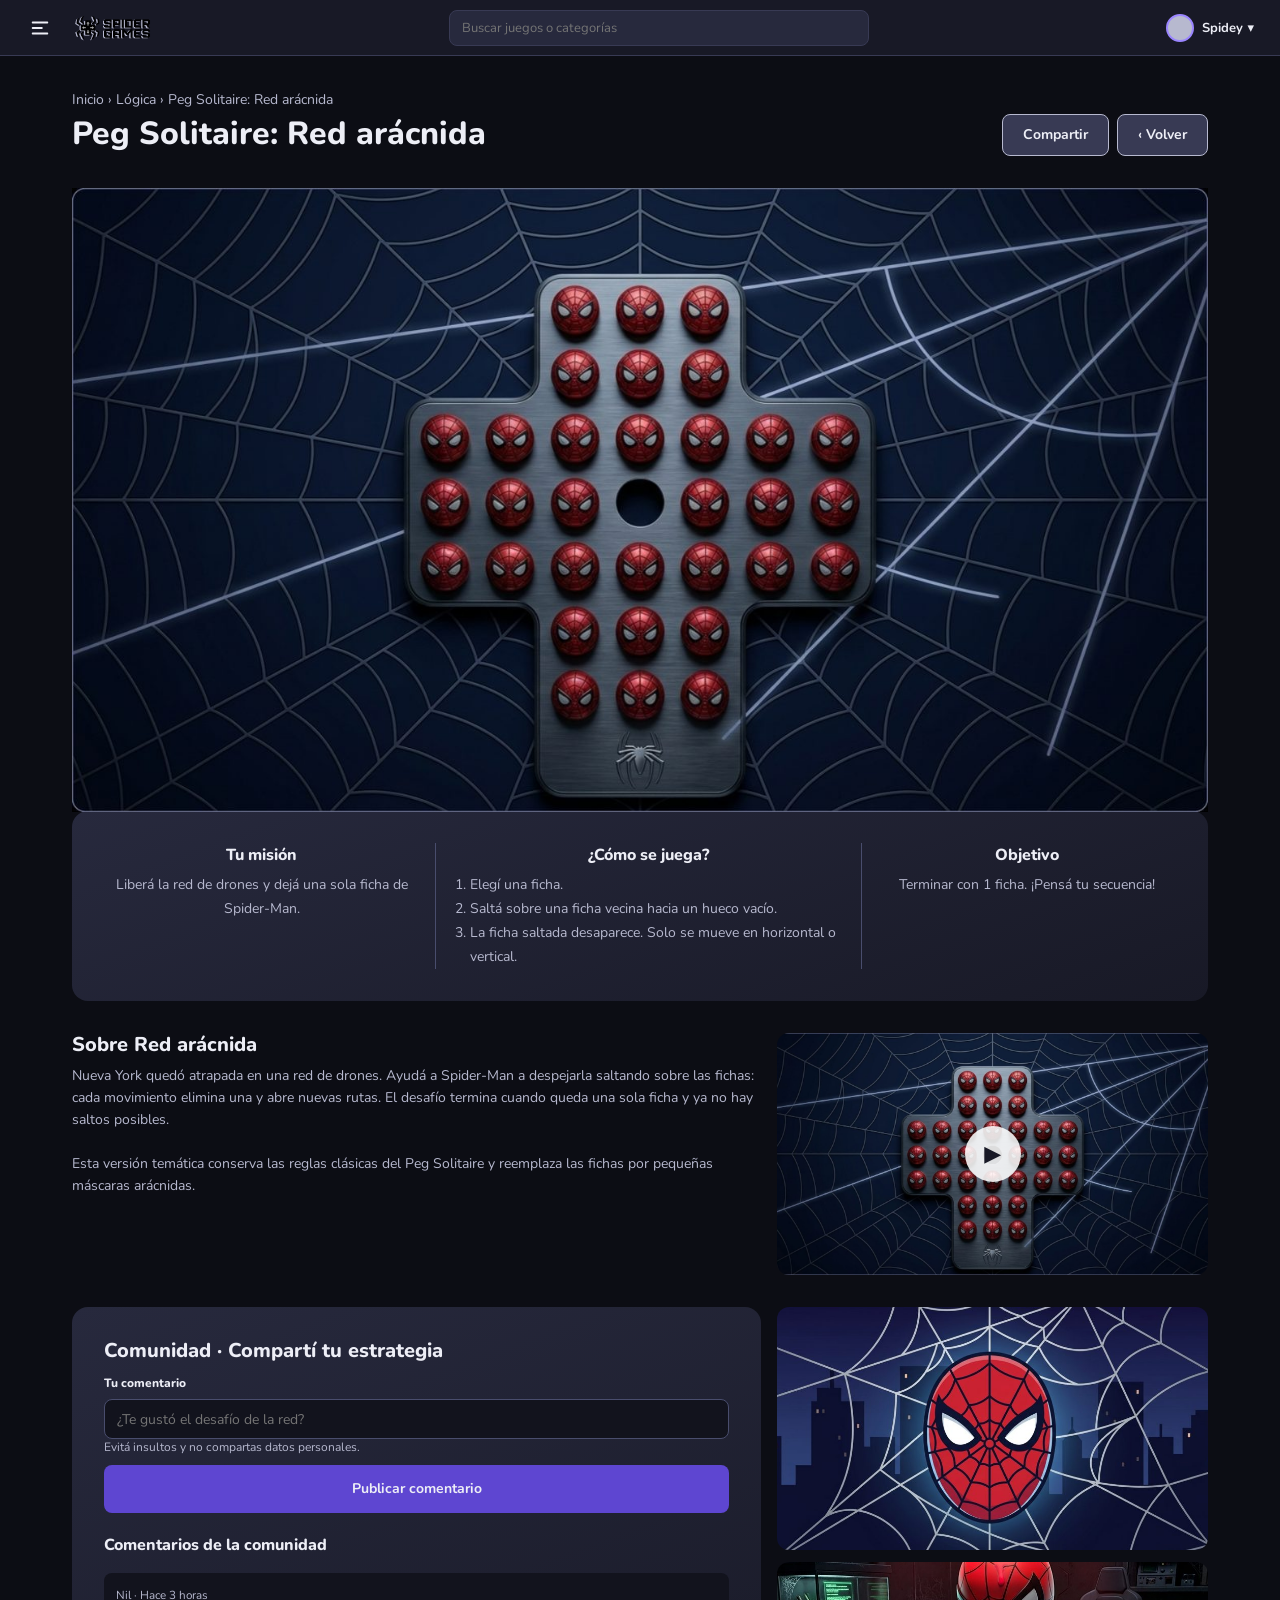
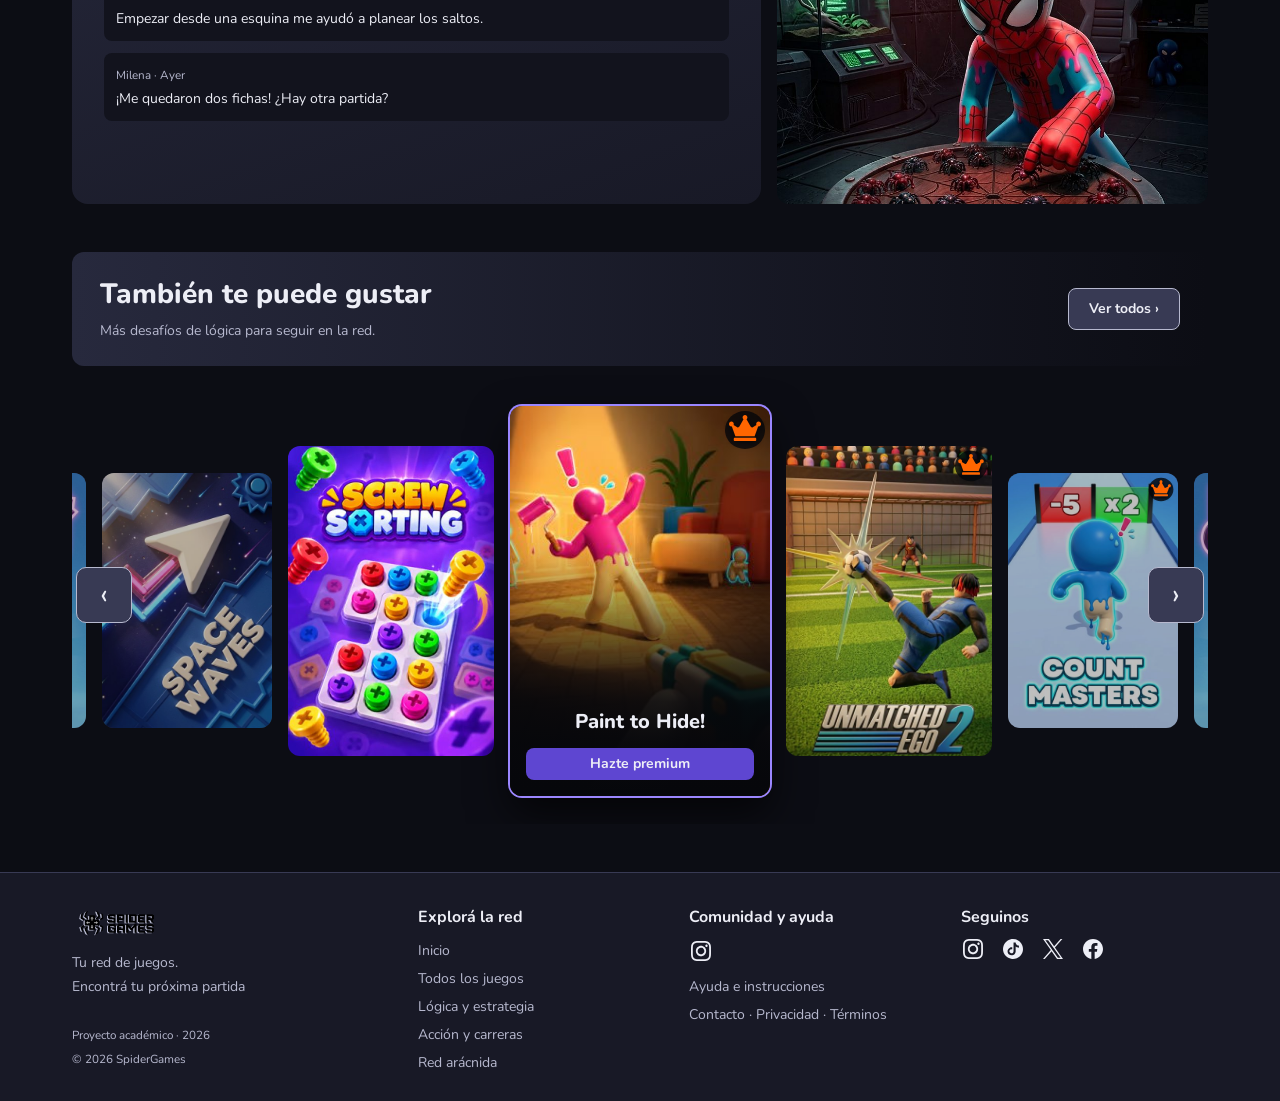
<file: game.html>
<!DOCTYPE html>
<html lang="es">
<head>
    <meta charset="utf-8">
    <meta name="viewport" content="width=device-width,initial-scale=1">
    <title>Peg Solitaire: Red arácnida · Spider Games</title>
    <link rel="preconnect" href="https://fonts.googleapis.com">
    <link href="https://fonts.googleapis.com/css2?family=Nunito:wght@400;600;700;800&display=swap" rel="stylesheet">
    <link rel="stylesheet" href="css/style.css">
    <link rel="stylesheet" href="css/game.css">
</head>
<body>


    <header class="encabezado">
        
        <button class="boton-icono" id="boton-menu-lateral" aria-label="Abrir menú">
            <svg width="22" height="22" viewBox="0 0 24 24" fill="none" stroke="#EDEEF6" stroke-width="2" stroke-linecap="round"><path d="M4 6h16M4 12h10M4 18h16"/></svg>
        </button>
        <a class="encabezado-logo" href="index.html"><img src="assets/logo.png" alt="Spider Games"></a>

       
        <div class="buscador">
            <input id="campo-busqueda" type="search" placeholder="Buscar juegos o categorías" autocomplete="off" aria-label="Buscar">
            <div class="buscador-resultados" id="lista-resultados">
                <a id="mensaje-sin-resultados" hidden>Sin resultados. Probá con otro nombre.</a>
            </div>
        </div>

        <div class="usuario">
            <button class="usuario-boton" id="boton-perfil" aria-label="Mi perfil"><i class="avatar"></i><span><b data-nombre-usuario>Spidey</b> ▾</span></button>
            <div class="menu-perfil" id="menu-perfil">
                <i class="avatar"></i>
                <b data-nombre-usuario>Spidey</b>
                <small>peterparker@ejemplo.com</small>
                <p class="menu-perfil-premium"><img src="assets/icons/fa-solid_crown.svg" alt="" width="24" height="19"> Mejorar a premium</p>
                <a href="#">Editar perfil</a>
                <a href="#">Preferencias de notificación</a>
                <a href="#">Preferencias de privacidad</a>
                <a href="#">Configuración de cuenta</a>
                <a href="#">Soporte</a>
                <hr>
                <a href="login.html">Cerrar sesión</a>
            </div>
        </div>
    </header>

    <div class="fondo-oscuro" id="fondo-oscuro-menu"></div>
    <nav class="menu-lateral" id="menu-lateral" aria-label="Menú de SpiderGames">
        <a href="index.html"><svg width="24" height="24" viewBox="0 0 24 24" fill="none" xmlns="http://www.w3.org/2000/svg"><path d="M21.9475 11.7175C21.9625 11.695 21.985 11.665 21.9925 11.635V11.6275C22 11.6125 22 11.5975 22.0075 11.5825C22.0075 11.5675 22.015 11.5525 22.015 11.53V11.47C22.015 11.455 22.0075 11.44 22.0075 11.425V11.4175C22.0075 11.4025 22 11.3875 21.9925 11.38V11.3725L21.97 11.3275C21.9625 11.3125 21.955 11.305 21.9475 11.29L21.94 11.2825C21.9325 11.2675 21.9175 11.26 21.91 11.245C21.8992 11.2331 21.8865 11.2229 21.8725 11.215L21.865 11.2075C21.8483 11.2003 21.8331 11.1901 21.82 11.1775C19.885 10.135 18.82 8.7025 18.67 6.925C18.55 5.5675 19.015 4.5025 19.015 4.495V4.4875C19.0225 4.4725 19.03 4.4575 19.03 4.4425V4.435C19.0375 4.42 19.0375 4.405 19.0375 4.39V4.27C19.0353 4.24131 19.0277 4.21331 19.015 4.1875C19.015 4.1875 19.015 4.18 19.0075 4.18C19.0019 4.16647 18.9943 4.15383 18.985 4.1425C18.9775 4.1275 18.9625 4.1125 18.955 4.105V4.0975L18.9475 4.09L18.9325 4.075L18.9175 4.06L18.91 4.0525C18.895 4.045 18.8875 4.03 18.8725 4.0225C18.8725 4.0225 18.865 4.0225 18.865 4.015C18.8575 4.015 18.8425 4.0075 18.835 4C18.835 4 18.8275 4 18.8275 3.9925C18.8125 3.985 18.7975 3.9775 18.7825 3.9775H18.775C18.76 3.97 18.745 3.97 18.73 3.97H18.6025C18.5875 3.97 18.5725 3.9775 18.5575 3.9775C16.45 4.6075 14.6875 4.3525 13.3225 3.1975C12.2875 2.3275 11.86 1.2475 11.86 1.24L11.8375 1.195C11.83 1.18 11.8225 1.1725 11.815 1.1575L11.8075 1.15C11.8 1.135 11.785 1.1275 11.7775 1.1125L11.7475 1.0825L11.74 1.075C11.7175 1.06 11.6875 1.0375 11.6575 1.03H11.65C11.635 1.0225 11.62 1.0225 11.605 1.015C11.575 1.0075 11.56 1 11.545 1H11.4775C11.4625 1 11.4475 1.0075 11.4325 1.0075H11.425C11.41 1.0075 11.4025 1.015 11.3875 1.0225C11.3875 1.0225 11.38 1.0225 11.38 1.03L11.335 1.0525H11.3275C11.3125 1.06 11.305 1.0675 11.29 1.075L11.2825 1.0825C11.2675 1.09 11.26 1.105 11.245 1.1125L11.215 1.1425L11.2075 1.15C11.2 1.165 11.1925 1.18 11.185 1.1875C10.1425 3.1225 8.71 4.1875 6.9325 4.3375C5.5825 4.4725 4.5175 4 4.51 4H4.5025L4.4575 3.9775H4.45C4.435 3.9775 4.42 3.97 4.4125 3.97H4.2925C4.2625 3.9775 4.2325 3.985 4.2025 4C4.2025 4 4.195 4 4.195 4.0075C4.18 4.0075 4.165 4.015 4.1575 4.0225C4.135 4.0375 4.1275 4.045 4.1125 4.0525H4.105L4.0975 4.06C4.0975 4.0675 4.0975 4.075 4.09 4.075C4.0825 4.0825 4.0825 4.09 4.075 4.09L4.0675 4.0975C4.06 4.1125 4.045 4.1275 4.0375 4.1425C4.0375 4.1425 4.0375 4.15 4.03 4.15C4.03 4.1575 4.0225 4.1725 4.015 4.18C4.015 4.18 4.015 4.1875 4.0075 4.1875C4.0075 4.2025 4 4.2175 3.9925 4.24C3.9925 4.255 3.985 4.27 3.985 4.285V4.3975C3.985 4.4125 3.9925 4.4275 3.9925 4.4425C4.6225 6.55 4.3675 8.3125 3.2125 9.6775C2.3425 10.7125 1.27 11.1325 1.2475 11.14L1.2025 11.1625H1.195C1.18 11.17 1.1725 11.1775 1.1575 11.185L1.15 11.1925C1.135 11.2 1.1275 11.215 1.1125 11.2225L1.105 11.23C1.0975 11.2375 1.09 11.2525 1.075 11.26L1.0675 11.2675C1.0525 11.29 1.0375 11.32 1.0225 11.35V11.3575C1.015 11.3725 1.015 11.3875 1.0075 11.4025C1.0075 11.4175 1 11.4325 1 11.4475V11.5075C1 11.5225 1.0075 11.5375 1.0075 11.5525V11.56C1.0075 11.575 1.015 11.59 1.0225 11.5975V11.605L1.045 11.65C1.0525 11.665 1.06 11.6725 1.0675 11.6875L1.075 11.695C1.0825 11.71 1.0975 11.7175 1.105 11.7325C1.1125 11.74 1.1275 11.755 1.1425 11.7625L1.15 11.77C1.165 11.7775 1.18 11.785 1.195 11.8C3.13 12.8425 4.195 14.275 4.345 16.0525C4.48 17.4325 4.015 18.4975 4.015 18.505V18.5125C4.0075 18.5275 4 18.5425 4 18.5575V18.565C3.9925 18.58 3.9925 18.595 3.9925 18.61V18.73C4 18.76 4.0075 18.79 4.0225 18.82C4.0225 18.82 4.0225 18.8275 4.03 18.8275C4.0375 18.8425 4.045 18.8575 4.0525 18.865C4.06 18.88 4.075 18.895 4.0825 18.9025V18.91L4.09 18.9175L4.105 18.9325L4.12 18.9475L4.1275 18.955C4.1425 18.9625 4.15 18.9775 4.165 18.985C4.165 18.985 4.1725 18.985 4.1725 18.9925C4.1875 19 4.195 19.0075 4.21 19.015C4.21 19.015 4.2175 19.015 4.2175 19.0225C4.2325 19.03 4.2475 19.0375 4.2625 19.0375H4.27C4.285 19.045 4.3 19.045 4.315 19.045H4.4275C4.4425 19.045 4.4575 19.0375 4.4725 19.0375C6.58 18.4 8.3425 18.6625 9.7075 19.8175C10.7425 20.6875 11.17 21.7675 11.17 21.775L11.1925 21.82C11.2 21.835 11.2075 21.8425 11.215 21.8575L11.2225 21.865C11.23 21.88 11.245 21.8875 11.2525 21.9025L11.2825 21.9325L11.29 21.94C11.3125 21.955 11.3425 21.9775 11.3725 21.985H11.38C11.395 21.9925 11.41 21.9925 11.425 22C11.44 22 11.455 22.0075 11.47 22.0075H11.56C11.575 22.0075 11.5825 22 11.5975 22H11.605C11.6342 21.9917 11.6621 21.9791 11.6875 21.9625L11.695 21.955C11.7025 21.9475 11.7175 21.94 11.725 21.9325L11.7325 21.925C11.7475 21.9175 11.755 21.9025 11.7625 21.895L11.77 21.8875C11.7775 21.88 11.785 21.8725 11.7925 21.8575L11.8 21.85C11.8075 21.835 11.815 21.8275 11.8225 21.8125C12.865 19.8775 14.2975 18.8125 16.075 18.6625C17.425 18.5425 18.49 19.0075 18.4975 19.015C18.5125 19.0225 18.5275 19.03 18.5425 19.03H18.55C18.565 19.0375 18.58 19.0375 18.595 19.0375H18.7225C18.7525 19.03 18.7825 19.0225 18.8125 19.0075C18.8125 19.0075 18.82 19.0075 18.82 19C18.835 18.9925 18.85 18.985 18.8575 18.9775C18.8725 18.97 18.8875 18.955 18.895 18.9475H18.9025L18.91 18.94L18.925 18.925L18.94 18.91L18.9475 18.9025C18.955 18.8875 18.97 18.88 18.9775 18.865C18.9775 18.865 18.9775 18.8575 18.985 18.8575C18.9925 18.8425 19 18.835 19.0075 18.82C19.0075 18.82 19.0075 18.8125 19.015 18.8125C19.0225 18.7975 19.03 18.7825 19.03 18.7675C19.0375 18.7525 19.0375 18.7375 19.0375 18.7225V18.61C19.0375 18.595 19.03 18.58 19.03 18.565C18.4 16.4575 18.655 14.695 19.81 13.33C20.68 12.295 21.76 11.8675 21.7675 11.8675L21.8125 11.845H21.82C21.835 11.8375 21.8425 11.83 21.8575 11.8225L21.865 11.815C21.88 11.8075 21.8875 11.7925 21.9025 11.785L21.9325 11.755C21.94 11.725 21.94 11.725 21.9475 11.7175ZM20.35 11.125H17.2375C15.1075 9.925 15.6775 8.0875 15.8125 7.735L17.9575 5.59C17.8975 5.9875 17.875 6.4525 17.9125 6.9475C18.07 8.905 19.1725 10.24 20.35 11.125ZM8.125 14.02C8.0725 13.405 7.8325 12.595 7.0675 11.875H10.615L8.14 14.35C8.14 14.245 8.1325 14.1325 8.125 14.02ZM11.89 7.0975C11.965 7.1725 12.0475 7.2475 12.13 7.3225C12.58 7.705 13.2775 8.0875 14.2675 8.0875H14.395L11.89 10.5925V7.0975ZM11.14 10.5925L8.665 8.1175C8.77 8.1175 8.8825 8.1175 8.995 8.11C9.61 8.0575 10.42 7.8175 11.14 7.0525V10.5925ZM10.6075 11.125H7.1125C7.1875 11.05 7.2625 10.9675 7.3375 10.885C7.735 10.4125 8.14 9.6775 8.1025 8.62L10.6075 11.125ZM11.14 12.4075V15.91C11.065 15.835 10.9825 15.76 10.9 15.685C10.45 15.3025 9.7525 14.92 8.7625 14.92H8.635L11.14 12.4075ZM11.89 12.4075L14.365 14.8825C14.26 14.8825 14.1475 14.8825 14.035 14.89C13.42 14.9425 12.61 15.1825 11.89 15.9475V12.4075ZM12.4225 11.875H15.925C15.85 11.95 15.775 12.0325 15.7 12.115C15.3025 12.5875 14.8975 13.3225 14.935 14.38L12.4225 11.875ZM12.4225 11.125L14.8975 8.65C14.8975 8.755 14.8975 8.8675 14.905 8.98C14.9575 9.595 15.1975 10.405 15.9625 11.125H12.4225ZM12.82 3.7525C14.3125 5.0275 16.0375 5.1925 17.5 4.9825L15.295 7.1875C12.94 7.8475 12.0475 6.145 11.89 5.8V2.7625C12.13 3.085 12.4375 3.43 12.82 3.7525ZM6.9625 5.1025C8.92 4.945 10.255 3.8425 11.14 2.665V5.7775C9.94 7.9075 8.1025 7.3375 7.75 7.2025L5.605 5.0575C6.0025 5.11 6.46 5.14 6.9625 5.1025ZM3.7675 10.195C5.0425 8.7025 5.2075 6.9775 4.9975 5.515L7.2025 7.72C7.8625 10.0675 6.16 10.9675 5.815 11.125H2.7775C3.1 10.885 3.445 10.5775 3.7675 10.195ZM2.68 11.875H5.7925C7.9225 13.075 7.3525 14.9125 7.2175 15.265L5.0725 17.41C5.1325 17.0125 5.155 16.5475 5.1175 16.0525C4.96 14.095 3.8575 12.76 2.68 11.875ZM10.21 19.2475C9.055 18.265 7.7575 17.9425 6.5575 17.9425C6.205 17.9425 5.86 17.9725 5.53 18.0175L7.735 15.8125C10.09 15.1525 10.9825 16.855 11.14 17.2V20.2375C10.9 19.915 10.5925 19.57 10.21 19.2475ZM16.0675 17.8975C14.11 18.055 12.775 19.1575 11.89 20.335V17.2225C13.09 15.0925 14.9275 15.6625 15.28 15.7975L17.425 17.9425C17.0275 17.89 16.57 17.86 16.0675 17.8975ZM19.2625 12.805C17.9875 14.2975 17.8225 16.0225 18.0325 17.485L15.8275 15.28C15.1675 12.925 16.87 12.0325 17.215 11.875H20.2525C19.93 12.115 19.585 12.4225 19.2625 12.805Z" fill="#B7B9CF"/></svg>Inicio</a>
        <a href="#"><img src="assets/icons/fa-solid_crown.svg" alt="" width="24" height="19">Juegos premium</a>
        <a href="#"><svg width="24" height="24" viewBox="0 0 24 24" fill="none" xmlns="http://www.w3.org/2000/svg"><path d="M19.5492 10.9969C19.0942 9.97281 18.4328 9.05364 17.6063 8.2969L16.9242 7.67111C16.9011 7.65045 16.8732 7.63578 16.843 7.62841C16.8129 7.62103 16.7814 7.62116 16.7513 7.6288C16.7212 7.63644 16.6935 7.65134 16.6705 7.6722C16.6475 7.69307 16.63 7.71925 16.6195 7.74846L16.3148 8.62268C16.125 9.17111 15.7758 9.73127 15.2812 10.2821C15.2484 10.3172 15.2109 10.3266 15.1852 10.3289C15.1594 10.3313 15.1195 10.3266 15.0844 10.2938C15.0516 10.2656 15.0352 10.2235 15.0375 10.1813C15.1242 8.77033 14.7023 7.17893 13.7789 5.4469C13.0148 4.00783 11.9531 2.88518 10.6266 2.10236L9.65859 1.53283C9.53203 1.45783 9.37031 1.55627 9.37734 1.70393L9.42891 2.82893C9.46406 3.59768 9.375 4.27736 9.16406 4.84221C8.90625 5.53361 8.53594 6.1758 8.0625 6.75236C7.73303 7.15307 7.35959 7.51549 6.94922 7.83283C5.96087 8.5926 5.15722 9.56612 4.59844 10.6805C4.04103 11.8046 3.75068 13.0422 3.75 14.2969C3.75 15.4031 3.96797 16.4742 4.39922 17.4844C4.81562 18.457 5.41654 19.3396 6.16875 20.0836C6.92813 20.8336 7.80938 21.4242 8.79141 21.8344C9.80859 22.261 10.8867 22.4766 12 22.4766C13.1133 22.4766 14.1914 22.261 15.2086 21.8367C16.1882 21.429 17.079 20.8343 17.8312 20.086C18.5906 19.336 19.1859 18.4594 19.6008 17.4867C20.0314 16.4793 20.2523 15.3948 20.25 14.2992C20.25 13.1555 20.0156 12.0446 19.5492 10.9969Z" fill="#B7B9CF"/></svg>Tendencias</a>
        <a href="#"><svg width="24" height="24" viewBox="0 0 24 24" fill="none" xmlns="http://www.w3.org/2000/svg"><path d="M19.5492 10.9969C19.0942 9.97281 18.4328 9.05364 17.6063 8.2969L16.9242 7.67111C16.9011 7.65045 16.8732 7.63578 16.843 7.62841C16.8129 7.62103 16.7814 7.62116 16.7513 7.6288C16.7212 7.63644 16.6935 7.65134 16.6705 7.6722C16.6475 7.69307 16.63 7.71925 16.6195 7.74846L16.3148 8.62268C16.125 9.17111 15.7758 9.73127 15.2812 10.2821C15.2484 10.3172 15.2109 10.3266 15.1852 10.3289C15.1594 10.3313 15.1195 10.3266 15.0844 10.2938C15.0516 10.2656 15.0352 10.2235 15.0375 10.1813C15.1242 8.77033 14.7023 7.17893 13.7789 5.4469C13.0148 4.00783 11.9531 2.88518 10.6266 2.10236L9.65859 1.53283C9.53203 1.45783 9.37031 1.55627 9.37734 1.70393L9.42891 2.82893C9.46406 3.59768 9.375 4.27736 9.16406 4.84221C8.90625 5.53361 8.53594 6.1758 8.0625 6.75236C7.73303 7.15307 7.35959 7.51549 6.94922 7.83283C5.96087 8.5926 5.15722 9.56612 4.59844 10.6805C4.04103 11.8046 3.75068 13.0422 3.75 14.2969C3.75 15.4031 3.96797 16.4742 4.39922 17.4844C4.81562 18.457 5.41654 19.3396 6.16875 20.0836C6.92813 20.8336 7.80938 21.4242 8.79141 21.8344C9.80859 22.261 10.8867 22.4766 12 22.4766C13.1133 22.4766 14.1914 22.261 15.2086 21.8367C16.1882 21.429 17.079 20.8343 17.8312 20.086C18.5906 19.336 19.1859 18.4594 19.6008 17.4867C20.0314 16.4793 20.2523 15.3948 20.25 14.2992C20.25 13.1555 20.0156 12.0446 19.5492 10.9969Z" fill="#B7B9CF"/></svg>Novedades</a>
        <a href="#"><svg width="24" height="24" viewBox="0 0 24 24" fill="none" xmlns="http://www.w3.org/2000/svg"><path d="M12 1.125C7.5 1.125 4.5 4.875 4.5 8.625C4.5 17.625 8.25 22.875 12 22.875C15.75 22.875 19.5 17.625 19.5 8.625C19.5 4.875 16.5 1.125 12 1.125ZM6 7.875C6.36563 9.375 7.64062 12.1828 10.5 13.875L8.25 16.125C5.07656 14.1984 5.25 9.375 6 7.875ZM18 7.875C18.75 9.375 18.9234 14.1984 15.75 16.125L13.5 13.875C16.3594 12.1828 17.6344 9.375 18 7.875Z" fill="#B7B9CF"/></svg>Originales</a>
        <a href="#"><svg width="24" height="24" viewBox="0 0 24 24" fill="none" xmlns="http://www.w3.org/2000/svg"><path d="M4.19995 6.00002C5.1937 6.00002 5.99995 5.19377 5.99995 4.20002C5.99995 3.20627 5.1937 2.40002 4.19995 2.40002C3.2062 2.40002 2.39995 3.20627 2.39995 4.20002C2.39995 5.19377 3.2062 6.00002 4.19995 6.00002ZM3.59995 7.20002C2.2762 7.20002 1.19995 8.27627 1.19995 9.60002V14.4C1.19995 15.0638 1.7362 15.6 2.39995 15.6C2.76745 15.6 3.0937 15.435 3.31495 15.18L4.21495 20.5988C4.3237 21.2513 4.94245 21.6938 5.59495 21.585C6.24745 21.4763 6.68995 20.8575 6.5812 20.205L5.81245 15.6038H6.4012L7.5262 20.6625C7.6687 21.3113 8.30995 21.7163 8.9587 21.5738C9.60745 21.4313 10.0125 20.79 9.86995 20.1413L7.7212 10.4663L12.0825 12.4838C12.1012 12.495 12.1237 12.5025 12.1425 12.51C12.4649 12.645 12.8175 12.6263 13.1137 12.4838C13.2412 12.4238 13.3612 12.3375 13.4625 12.2325C13.5787 12.1125 13.6687 11.97 13.7287 11.805C13.7325 11.7938 13.7362 11.7788 13.74 11.7675L13.8337 11.4863C14.0475 10.845 14.52 10.3275 15.135 10.0538L15.435 9.92252C15.4725 9.90752 15.5062 9.89252 15.5437 9.87752L14.91 12.2588C14.7 13.05 14.9062 13.8938 15.4612 14.4975L18.1124 17.3888L18.9375 20.6925C19.0987 21.3338 19.7512 21.7275 20.3925 21.5663C21.0337 21.405 21.4274 20.7525 21.2662 20.1113L20.4037 16.6575C20.3324 16.365 20.1862 16.0988 19.9837 15.8775L18.1274 13.8525L18.8512 11.3963L19.2112 12.2588C19.3762 12.6563 19.6799 12.9825 20.0662 13.1775L21.0674 13.6763C21.66 13.9725 22.3799 13.7325 22.6762 13.14C22.9725 12.5475 22.7325 11.8275 22.14 11.5313L21.3375 11.13L20.7637 9.75002C20.1224 8.20877 18.615 7.20377 16.9424 7.20377C16.0875 7.20377 15.2437 7.38377 14.4637 7.72877L14.1637 7.86002C13.2557 8.26555 12.4949 8.94126 11.985 9.79502L7.0987 7.53377C6.6262 7.31252 6.1087 7.20002 5.58745 7.20002H3.59995ZM18.6 6.00002C19.5937 6.00002 20.4 5.19377 20.4 4.20002C20.4 3.20627 19.5937 2.40002 18.6 2.40002C17.6062 2.40002 16.8 3.20627 16.8 4.20002C16.8 5.19377 17.6062 6.00002 18.6 6.00002ZM14.3137 14.985L13.3762 17.325L11.1487 19.5525C10.6799 20.0213 10.6799 20.7825 11.1487 21.2513C11.6174 21.72 12.3787 21.72 12.8475 21.2513L15.1612 18.9375C15.3337 18.765 15.4687 18.5588 15.5587 18.3338L16.1025 16.9763L14.5762 15.3113C14.4825 15.21 14.3962 15.1013 14.3137 14.9888V14.985Z" fill="#B7B9CF"/></svg>Multijugador</a>
        <a href="#"><svg width="24" height="24" viewBox="0 0 24 24" fill="none" xmlns="http://www.w3.org/2000/svg"><path d="M21.29 16.71L22.71 15.29L19.5 12.11L16.5 11.26L18.41 11L22.6 7.80001L21.4 6.20001L17.59 9.05001L14.91 9.50001L18.11 6.31001L17 1.76001L15 2.24001L15.86 5.69001L14.76 6.83001C14.5295 6.28884 14.145 5.82739 13.6542 5.50304C13.1635 5.17869 12.5883 5.00576 12 5.00576C11.4118 5.00576 10.8366 5.17869 10.3458 5.50304C9.85512 5.82739 9.47058 6.28884 9.24004 6.83001L8.11004 5.69001L9.00004 2.24001L7.00004 1.76001L5.89004 6.31001L9.09004 9.50001L6.40004 9.05001L2.60004 6.20001L1.40004 7.80001L5.60004 11L7.46004 11.31L4.46004 12.16L1.29004 15.29L2.71004 16.71L5.50004 13.89L7.87004 13.22L4.00004 16.54V22H6.00004V17.46L7.56004 16.12C7.73362 17.1723 8.2753 18.1287 9.08849 18.8188C9.90168 19.5088 10.9335 19.8876 12 19.8876C13.0665 19.8876 14.0984 19.5088 14.9116 18.8188C15.7248 18.1287 16.2665 17.1723 16.44 16.12L18 17.46V22H20V16.54L16.13 13.22L18.5 13.89L21.29 16.71Z" fill="#B7B9CF"/></svg>Todos los juegos</a>
        <h5>Categorías</h5>
        <a href="#"><svg width="24" height="24" viewBox="0 0 24 24" fill="none" xmlns="http://www.w3.org/2000/svg"><path d="M9.51789 22C9.02789 20.4023 8.28872 19.2112 7.30039 18.4265C5.81789 17.25 3.46239 17.9815 2.59239 16.7675C1.72239 15.5535 3.20189 13.3215 3.72089 12.0045C4.23989 10.6875 1.73089 10.222 2.02389 9.848C2.21889 9.59867 3.48706 8.87933 5.82839 7.69C6.49339 3.89667 8.95022 2 13.1989 2C19.5719 2 21.9999 7.403 21.9999 10.84C21.9999 14.276 19.0599 17.978 14.8719 18.7765C14.4976 19.3218 15.0376 20.3963 16.4919 22" stroke="#B7B9CF" stroke-width="2.3335" stroke-linecap="round" stroke-linejoin="round"/><path fill-rule="evenodd" clip-rule="evenodd" d="M9.74986 7.25C9.42286 8.517 9.52003 9.40683 10.0414 9.9195C10.5624 10.4318 11.4504 10.7668 12.7054 10.9245C12.4204 12.5588 12.7675 13.3255 13.7469 13.2245C14.7259 13.1238 15.3142 12.7172 15.5119 12.0045C17.0419 12.4345 17.8712 12.0745 17.9999 10.9245C18.1924 9.1995 17.2624 7.824 16.8809 7.824C16.4994 7.824 15.5119 7.7775 15.5119 7.25C15.5119 6.7225 14.3579 6.425 13.3164 6.425C12.2749 6.425 12.9014 5.7225 11.4714 6C10.518 6.185 9.94419 6.60167 9.74986 7.25Z" fill="#B7B9CF" stroke="#B7B9CF" stroke-width="2" stroke-linejoin="round"/><path d="M15.2498 12.75C14.7413 13.0655 14.0438 13.59 13.7498 14C13.0153 15.025 12.4198 15.649 12.2898 16.304" stroke="#B7B9CF" stroke-width="2" stroke-linecap="round"/></svg>Lógica</a>
        <a href="#"><svg width="24" height="24" viewBox="0 0 24 24" fill="none" xmlns="http://www.w3.org/2000/svg"><path d="M16.6157 8.0567L16.6128 8.08795L16.6392 8.07135L20.8853 5.46979L18.7222 9.80377L18.7075 9.83307L18.7388 9.82623L22.897 8.95807L19.7739 12.4258L19.7573 12.4444L19.7817 12.4512L23.0718 13.3165L19.8677 15.0518L19.8452 15.0635L19.8657 15.0782L22.3657 16.8028H19.2358L19.2466 16.8253L20.4595 19.4171L17.9683 18.5616C17.9686 18.5606 17.9698 18.5596 17.9702 18.5587C17.9725 18.5529 17.9746 18.5465 17.9771 18.5391L17.9497 18.5245C17.4735 19.1297 16.8692 19.7036 16.1226 20.2256C18.4917 17.6171 18.7357 14.5952 17.5659 12.212C16.388 9.81236 13.7792 8.06438 10.4722 8.04303C11.2076 7.64577 11.9509 7.43403 12.6763 7.38385L12.73 7.38092L12.6821 7.35455C12.6263 7.32429 12.5702 7.29328 12.5142 7.26178C12.4615 7.23217 12.4087 7.20163 12.356 7.17291L13.3022 4.59967L14.1733 7.21295L14.1919 7.19147L17.0503 3.72662L16.6157 8.0567ZM8.68408 10.5069L8.69971 10.5206L8.70947 10.502L8.95752 10.0049C8.98972 9.94056 9.02234 9.88392 9.05713 9.83405L9.84033 11.7305C9.36798 12.5113 9.35917 13.3835 9.27979 14.9151L9.31006 14.919C9.69395 13.3976 10.0732 12.5381 10.7358 11.7676C11.3454 11.1616 11.9846 10.8588 12.6177 10.7833C13.2509 10.7077 13.8795 10.8592 14.4683 11.1622C15.6453 11.7679 16.6612 12.9794 17.23 14.1924C17.257 14.6086 17.0834 15.0484 16.7632 15.4913C16.4425 15.9348 15.9754 16.3802 15.4175 16.8047C14.3039 17.652 12.8312 18.4157 11.4497 18.9239L9.896 17.6827L9.8667 17.6602L9.87061 17.6973L10.0376 19.3604C9.55813 19.4756 9.1148 19.5465 8.73291 19.5616C8.35016 19.5766 8.03038 19.5363 7.79736 19.4317L6.48291 16.8116L6.48193 16.8096L4.18408 13.4708C5.03712 13.2248 5.969 12.7601 6.86377 11.8653L7.01904 11.711L7.0249 11.7051L7.02295 11.6973L6.42627 8.38776L8.68408 10.5069ZM6.54346 4.82916C6.58033 4.83145 6.61431 4.84354 6.65186 4.86432L6.78271 4.95319C6.87943 5.0269 6.99142 5.1493 7.11182 5.30768C7.2321 5.46592 7.36061 5.65911 7.4917 5.87213C7.72781 6.25553 7.97479 6.70685 8.27393 7.13385C8.57043 7.55708 8.919 7.95861 9.36279 8.25006C9.29418 8.38115 9.19548 8.47658 9.04541 8.60846C8.89378 8.7417 8.69108 8.91209 8.49658 9.14557L5.14795 6.0069L5.11377 5.97467L5.12158 6.02155L6.09033 11.4024C4.70136 12.7046 3.32584 12.8591 2.26611 12.879C2.23902 11.7404 1.82107 11.038 1.4751 10.459C1.28416 10.1424 1.11489 9.86354 1.01025 9.52057C0.905911 9.17835 0.865915 8.77111 0.934082 8.19733C2.35313 5.74469 4.25556 4.98445 6.03271 4.98444H6.14014V4.98639L6.14795 4.98248L6.2417 4.93073C6.36302 4.86073 6.44465 4.83027 6.51514 4.83014L6.54346 4.82916Z" fill="#B7B9CF" stroke="#B7B9CF" stroke-width="0.03125"/></svg>Acción</a>
        <a href="#"><svg width="24" height="24" viewBox="0 0 24 24" fill="none" xmlns="http://www.w3.org/2000/svg"><path d="M7.9888 2.53121C8.00955 2.42615 8.00899 2.318 7.98716 2.21316C7.96533 2.10832 7.92268 2.00894 7.86172 1.92089C7.80077 1.83284 7.72277 1.75793 7.63232 1.70058C7.54188 1.64324 7.44085 1.60464 7.33522 1.58707C7.22958 1.5695 7.12149 1.57332 7.01736 1.5983C6.91323 1.62328 6.81517 1.66891 6.729 1.73248C6.64283 1.79606 6.5703 1.87629 6.51571 1.96842C6.46112 2.06055 6.42558 2.1627 6.4112 2.26881L3.2112 21.4688C3.19045 21.5739 3.19101 21.682 3.21284 21.7869C3.23467 21.8917 3.27732 21.9911 3.33828 22.0791C3.39923 22.1672 3.47724 22.2421 3.56768 22.2994C3.65812 22.3568 3.75915 22.3954 3.86479 22.413C3.97042 22.4305 4.07851 22.4267 4.18264 22.4017C4.28677 22.3767 4.38483 22.3311 4.471 22.2675C4.55717 22.204 4.6297 22.1237 4.68429 22.0316C4.73888 21.9395 4.77442 21.8373 4.7888 21.7312L5.8608 15.2992C7.1504 15.488 8.544 15.5504 9.6416 16.32C10.3207 16.808 11.106 17.1277 11.9328 17.2528C13.4784 17.4864 14.8608 16.6368 16.3872 16.8784L18.4496 17.1888C18.8656 17.2528 19.2976 16.9328 19.36 16.5168L20.7744 7.02241L20.7808 7.01601C20.8018 6.80715 20.743 6.59809 20.6163 6.43074C20.4896 6.26338 20.3043 6.1501 20.0976 6.11361L18.0352 5.80321C16.4944 5.57441 15.1088 6.40001 13.5824 6.17121C12.8978 6.06725 12.2466 5.80601 11.68 5.40801C10.4976 4.58081 9.0896 4.44321 7.7024 4.24801L7.9888 2.53121ZM7.0448 8.19201L7.5728 5.03681C8.5312 5.16801 9.5456 5.24321 10.4336 5.62721L9.9616 8.77121C9.0496 8.39841 8.0192 8.32641 7.0448 8.19201ZM5.9936 14.512L6.5216 11.3536C7.5136 11.4912 8.5648 11.5616 9.4944 11.9424L9.9744 8.78081C11.0272 9.21281 11.8288 9.95361 13.0032 10.1264L13.4832 6.95841C14.664 7.13601 15.6416 6.67521 16.776 6.58401L16.296 9.72961C15.16 9.82561 14.1776 10.3056 13 10.1296L12.5424 13.2944C11.3648 13.1184 10.5616 12.3744 9.504 11.944L9.024 15.1056C8.072 14.7232 7.0032 14.656 5.9936 14.512ZM12.544 13.296C13.7184 13.472 14.7056 12.9888 15.8416 12.8944L16.296 9.72961C17.344 9.63361 18.416 9.90721 19.4448 10.064L18.9968 13.2256C17.9664 13.0704 16.8912 12.7952 15.8432 12.8944L15.3632 16.056C14.2288 16.1328 13.2272 16.632 12.064 16.456L12.544 13.296Z" fill="#B7B9CF"/></svg>Carreras</a>
        <a href="#"><svg width="24" height="24" viewBox="0 0 24 24" fill="none" xmlns="http://www.w3.org/2000/svg"><path d="M20 17H19.37C19.98 14.79 20.78 10.37 18.64 7.26001C17.21 5.18001 14.78 4.09001 11.42 4.01001L9.71 2.30001C9.5 2.09001 9.21 1.99001 8.9 2.01001C8.6 2.04001 8.33 2.20001 8.17 2.45001L2.17 11.45C1.91 11.85 1.96 12.37 2.29 12.71L4.29 14.71C4.63 15.05 5.16 15.1 5.55 14.83L8.3 13H8.86L5.53 17H4C2.9 17 2 17.9 2 19V20C2 21.1 2.9 22 4 22H20C21.1 22 22 21.1 22 20V19C22 17.9 21.1 17 20 17ZM9.5 9.75001C9.16848 9.75001 8.85054 9.61832 8.61612 9.3839C8.3817 9.14948 8.25 8.83153 8.25 8.50001C8.25 8.16849 8.3817 7.85055 8.61612 7.61613C8.85054 7.38171 9.16848 7.25001 9.5 7.25001C9.83152 7.25001 10.1495 7.38171 10.3839 7.61613C10.6183 7.85055 10.75 8.16849 10.75 8.50001C10.75 8.83153 10.6183 9.14948 10.3839 9.3839C10.1495 9.61832 9.83152 9.75001 9.5 9.75001Z" fill="#B7B9CF"/></svg>Estrategia</a>
        <a href="#"><svg width="24" height="24" viewBox="0 0 24 24" fill="none" xmlns="http://www.w3.org/2000/svg"><path d="M21 9.5C21 7.04 19.02 5.04 16.57 5C15.79 3.2 14.01 2 12 2C9.99 2 8.21 3.2 7.43 5C6.24911 5.01966 5.12317 5.50228 4.29461 6.34393C3.46605 7.18558 3.00115 8.31895 3 9.5C3 9.75 3.02 10 3.07 10.26C2.37 11.2 2 12.34 2 13.5C2 16.53 4.47 19 7.5 19H11V22H13V19H16.5C19.53 19 22 16.53 22 13.5C22 12.34 21.62 11.21 20.93 10.26C20.98 10 21 9.75 21 9.5Z" fill="#B7B9CF"/></svg>Aventura</a>
        <a href="#"><svg width="24" height="24" viewBox="0 0 24 24" fill="none" xmlns="http://www.w3.org/2000/svg"><path d="M19.5 21C19.5 21.3978 19.342 21.7794 19.0607 22.0607C18.7794 22.342 18.3979 22.5 18 22.5H9.00005C8.60222 22.5 8.22069 22.342 7.93939 22.0607C7.65808 21.7794 7.50005 21.3978 7.50005 21V18H19.5V21ZM15 1.5C16.5913 1.5 18.1175 2.13214 19.2427 3.25736C20.3679 4.38258 21 5.9087 21 7.5V11.376C20.9997 12.7731 20.6741 14.151 20.049 15.4005L19.5 16.5H7.50005L3.62105 12.621C3.32506 12.3241 3.12363 11.9462 3.04217 11.5349C2.9607 11.1237 3.00285 10.6975 3.1633 10.3102C3.32375 9.92287 3.59531 9.59174 3.94373 9.35856C4.29214 9.12539 4.70181 9.00062 5.12105 9H6.00005V7.5C6.00005 5.9087 6.63219 4.38258 7.75741 3.25736C8.88263 2.13214 10.4087 1.5 12 1.5H15Z" fill="#B7B9CF"/></svg>Lucha</a>
        <a href="#"><svg width="24" height="24" viewBox="0 0 24 24" fill="none" xmlns="http://www.w3.org/2000/svg"><path d="M11.1826 2.72251C11.6439 2.29501 12.3563 2.29501 12.8139 2.72251L16.2001 5.86126V5.40001C16.2001 4.73626 16.7363 4.20001 17.4001 4.20001H18.6001C19.2638 4.20001 19.8001 4.73626 19.8001 5.40001V9.20626L21.2176 10.5225C21.5776 10.86 21.6976 11.3813 21.5176 11.8388C21.3376 12.2963 20.8951 12.6 20.4001 12.6H19.8001V19.2C19.8001 20.5238 18.7239 21.6 17.4001 21.6H6.6001C5.27635 21.6 4.2001 20.5238 4.2001 19.2V12.6H3.6001C3.1051 12.6 2.6626 12.2963 2.4826 11.8388C2.3026 11.3813 2.4226 10.8563 2.7826 10.5225L11.1826 2.72251ZM10.5001 10.8C10.0013 10.8 9.6001 11.2013 9.6001 11.7V14.7C9.6001 15.1988 10.0013 15.6 10.5001 15.6H13.5001C13.9988 15.6 14.4001 15.1988 14.4001 14.7V11.7C14.4001 11.2013 13.9988 10.8 13.5001 10.8H10.5001Z" fill="#B7B9CF"/></svg>Simulación</a>
        <a href="#"><svg width="24" height="24" viewBox="0 0 24 24" fill="none" xmlns="http://www.w3.org/2000/svg"><path d="M16.1784 22.5H12.8438C12.62 22.5 12.4054 22.4111 12.2471 22.2529C12.0889 22.0946 12 21.88 12 21.6562V20.3573C12.0006 20.1578 11.9606 19.9603 11.8823 19.7768C11.8041 19.5933 11.6892 19.4276 11.5448 19.29C11.1802 18.9342 10.6505 18.7369 10.0969 18.7505C9.09562 18.7739 8.25 19.6551 8.25 20.6751V21.6562C8.25 21.88 8.16111 22.0946 8.00287 22.2529C7.84464 22.4111 7.63003 22.5 7.40625 22.5H4.10719C3.76481 22.5 3.42578 22.4325 3.10946 22.3015C2.79314 22.1705 2.50573 21.9785 2.26363 21.7364C1.77469 21.2474 1.5 20.5843 1.5 19.8928V16.5937C1.5 16.37 1.58889 16.1553 1.74713 15.9971C1.90536 15.8389 2.11997 15.75 2.34375 15.75H3.64266C4.07203 15.75 4.48969 15.5662 4.81875 15.2344C5.00182 15.0498 5.14659 14.8309 5.24474 14.5902C5.34288 14.3495 5.39246 14.0918 5.39062 13.8319C5.37656 12.8386 4.55906 12 3.60516 12H2.34375C2.11997 12 1.90536 11.9111 1.74713 11.7529C1.58889 11.5946 1.5 11.38 1.5 11.1562V7.85717C1.5 7.51479 1.56744 7.17576 1.69846 6.85944C1.82948 6.54313 2.02153 6.25571 2.26363 6.01361C2.75257 5.52467 3.41572 5.24998 4.10719 5.24998H6.69656C6.79602 5.24998 6.8914 5.21048 6.96173 5.14015C7.03205 5.06982 7.07156 4.97444 7.07156 4.87498V4.57123C7.07156 4.16331 7.15281 3.75948 7.31057 3.3833C7.46832 3.00712 7.69943 2.66612 7.99039 2.38022C8.28135 2.09432 8.62635 1.86924 9.00524 1.71811C9.38413 1.56698 9.78933 1.49283 10.1972 1.49998C11.8608 1.52905 13.2141 2.92405 13.2141 4.6092V4.87498C13.2141 4.97444 13.2536 5.06982 13.3239 5.14015C13.3942 5.21048 13.4896 5.24998 13.5891 5.24998H16.1784C16.5161 5.24998 16.8505 5.3165 17.1625 5.44573C17.4745 5.57497 17.758 5.76439 17.9968 6.00318C18.2356 6.24197 18.425 6.52546 18.5543 6.83745C18.6835 7.14945 18.75 7.48384 18.75 7.82155V10.4109C18.75 10.5104 18.7895 10.6058 18.8598 10.6761C18.9302 10.7464 19.0255 10.7859 19.125 10.7859H19.3903C21.105 10.7859 22.5 12.1453 22.5 13.8159C22.5 15.532 21.1223 16.9284 19.4288 16.9284H19.125C19.0255 16.9284 18.9302 16.9679 18.8598 17.0383C18.7895 17.1086 18.75 17.204 18.75 17.3034V19.9284C18.75 20.2661 18.6835 20.6005 18.5543 20.9125C18.425 21.2245 18.2356 21.508 17.9968 21.7468C17.758 21.9856 17.4745 22.175 17.1625 22.3042C16.8505 22.4335 16.5161 22.5 16.1784 22.5Z" fill="#B7B9CF"/></svg>Puzzles</a>
        <a href="#"><svg width="24" height="24" viewBox="0 0 24 24" fill="none" xmlns="http://www.w3.org/2000/svg"><path d="M12 2C6.48 2 2 6.48 2 12C2 17.52 6.48 22 12 22C17.52 22 22 17.52 22 12C22 6.48 17.52 2 12 2ZM13 5.3L14.35 4.35C16.1593 4.90977 17.7114 6.0933 18.73 7.69L18.34 9.03L16.99 9.49L13 6.7V5.3ZM9.65 4.35L11 5.3V6.7L7.01 9.49L5.66 9.03L5.27 7.69C6.295 6.09919 7.84466 4.91749 9.65 4.35ZM7.08 17.11L5.94 17.21C4.6866 15.7639 3.99767 13.9137 4 12C4 11.88 4.01 11.77 4.02 11.65L5.02 10.92L6.4 11.4L7.86 15.74L7.08 17.11ZM14.5 19.59C13.71 19.85 12.87 20 12 20C11.13 20 10.29 19.85 9.5 19.59L8.81 18.1L9.45 17H14.56L15.2 18.11L14.5 19.59ZM14.27 15H9.73L8.38 10.98L12 8.44L15.63 10.98L14.27 15ZM18.06 17.21L16.92 17.11L16.13 15.74L17.59 11.4L18.98 10.93L19.98 11.66C19.99 11.77 20 11.88 20 12C20 13.99 19.27 15.81 18.06 17.21Z" fill="#B7B9CF"/></svg>Deportes</a>
        <a href="#"><svg width="24" height="24" viewBox="0 0 24 24" fill="none" xmlns="http://www.w3.org/2000/svg"><path d="M21.5801 16.09L20.4901 8.43C20.3538 7.47722 19.8782 6.60566 19.1506 5.97551C18.4231 5.34536 17.4926 4.99897 16.5301 5H7.47012C5.48012 5 3.79012 6.46 3.51012 8.43L2.42012 16.09C2.34417 16.619 2.4367 17.1585 2.68457 17.632C2.93245 18.1055 3.3231 18.489 3.80113 18.728C4.27916 18.967 4.8203 19.0494 5.34782 18.9637C5.87534 18.8779 6.36246 18.6282 6.74012 18.25L9.00012 16H15.0001L17.2501 18.25C17.7301 18.73 18.3801 19 19.0501 19C20.6101 19 21.8001 17.63 21.5801 16.09ZM11.0001 11H9.00012V13H8.00012V11H6.00012V10H8.00012V8H9.00012V10H11.0001V11ZM15.0001 10C14.4501 10 14.0001 9.55 14.0001 9C14.0001 8.45 14.4501 8 15.0001 8C15.5501 8 16.0001 8.45 16.0001 9C16.0001 9.55 15.5501 10 15.0001 10ZM17.0001 13C16.4501 13 16.0001 12.55 16.0001 12C16.0001 11.45 16.4501 11 17.0001 11C17.5501 11 18.0001 11.45 18.0001 12C18.0001 12.55 17.5501 13 17.0001 13Z" fill="#B7B9CF"/></svg>Arcade</a>
        <a href="#"><svg width="24" height="24" viewBox="0 0 24 24" fill="none" xmlns="http://www.w3.org/2000/svg"><path d="M20.1 2C19.0043 1.99778 17.9503 2.41981 17.1589 3.17764C16.3675 3.93546 15.9002 4.97022 15.855 6.065L15.465 15H19.5V22H21V2H20.1ZM12.75 14.625V2H11.25V14.625C9.96 15.045 9 16.51 9 18.25C9 20.32 10.345 22 12 22C13.655 22 15 20.32 15 18.25C15 16.505 14.04 15.04 12.75 14.625ZM9.5 5.75C9.5 3.68 7.82 2 5.75 2C3.68 2 2 3.68 2 5.75C2 9.21 3.045 12.85 5 13.6V22H6.5V13.6C8.455 12.85 9.5 9.205 9.5 5.75ZM3.5 5.75C3.5 4.775 4.13 3.95 5 3.64V11.775C4.24 10.87 3.5 8.71 3.5 5.75ZM6.5 3.64C7.37 3.95 8 4.775 8 5.75C8 8.71 7.26 10.87 6.5 11.775V3.64Z" fill="#B7B9CF"/></svg>Cocina</a>
        <a href="#"><svg width="24" height="24" viewBox="0 0 24 24" fill="none" xmlns="http://www.w3.org/2000/svg"><path d="M11.1562 0.75C11.0071 0.75 10.864 0.809263 10.7585 0.914752C10.653 1.02024 10.5938 1.16332 10.5938 1.3125V3.67969C6.60328 4.3492 3.5625 7.81922 3.5625 12C3.5625 16.1808 6.60328 19.6508 10.5938 20.3203V22.6875C10.5938 22.8367 10.653 22.9798 10.7585 23.0852C10.864 23.1907 11.0071 23.25 11.1562 23.25H12.8438C12.9929 23.25 13.136 23.1907 13.2415 23.0852C13.347 22.9798 13.4062 22.8367 13.4062 22.6875V20.3203C17.3967 19.6508 20.4375 16.1808 20.4375 12C20.4375 7.81922 17.3967 4.3492 13.4062 3.67969V1.3125C13.4062 1.16332 13.347 1.02024 13.2415 0.914752C13.136 0.809263 12.9929 0.75 12.8438 0.75H11.1562ZM10.5938 8.02148V9.32812C10.5938 9.47731 10.653 9.62038 10.7585 9.72587C10.864 9.83136 11.0071 9.89062 11.1562 9.89062H12.8438C12.9929 9.89062 13.136 9.83136 13.2415 9.72587C13.347 9.62038 13.4062 9.47731 13.4062 9.32812V8.02148C15.0448 8.60067 16.2188 10.1632 16.2188 12C16.2188 13.8368 15.0448 15.3994 13.4062 15.9785V14.6719C13.4062 14.5227 13.347 14.3796 13.2415 14.2741C13.136 14.1686 12.9929 14.1094 12.8438 14.1094H11.1562C11.0071 14.1094 10.864 14.1686 10.7585 14.2741C10.653 14.3796 10.5938 14.5227 10.5938 14.6719V15.9785C8.95523 15.3993 7.78125 13.8368 7.78125 12C7.78125 10.1632 8.95523 8.60063 10.5938 8.02148Z" fill="#B7B9CF"/></svg>Disparos</a>
        <a href="#"><svg width="24" height="24" viewBox="0 0 24 24" fill="none" xmlns="http://www.w3.org/2000/svg"><path d="M20 3H4C2.9 3 2 3.9 2 5V17C2 18.1 2.9 19 4 19H7V21C7 21.36 7.19 21.69 7.51 21.87C7.66 21.96 7.83 22 8 22C8.17 22 8.36 21.95 8.51 21.86L13.27 19H19.99C21.09 19 21.99 18.1 21.99 17V5C21.99 3.9 21.09 3 19.99 3H20ZM13 16H11V14H13V16ZM14.47 11.97C14.05 12.39 13.55 12.69 13 12.85V12.99H11V11.99C11 11.44 11.45 10.99 12 10.99C12.2967 10.9902 12.5868 10.9024 12.8335 10.7376C13.0803 10.5729 13.2726 10.3386 13.3861 10.0645C13.4996 9.79034 13.5292 9.4887 13.4711 9.19774C13.4131 8.90678 13.27 8.63959 13.06 8.43C12.49 7.86 11.51 7.86 10.94 8.43C10.66 8.71 10.5 9.09 10.5 9.49H8.5C8.5 8.56 8.86 7.68 9.53 7.02C10.85 5.7 13.16 5.7 14.48 7.02C15.14 7.68 15.51 8.56 15.51 9.49C15.51 10.42 15.15 11.3 14.48 11.96L14.47 11.97Z" fill="#B7B9CF"/></svg>Trivia</a>
        <a href="#"><svg width="24" height="24" viewBox="0 0 24 24" fill="none" xmlns="http://www.w3.org/2000/svg"><path d="M17 2H7C5.9 2 5 2.9 5 4V20C5 21.1 5.9 22 7 22H17C18.1 22 19 21.1 19 20V4C19 2.9 18.1 2 17 2ZM12 17L9 12L12 7L15 12L12 17Z" fill="#B7B9CF"/></svg>Cartas</a>
        <h5>© 2026 SpiderGames</h5>
    </nav>

    <template id="molde-resultado-busqueda"><a href="#"><img alt=""><span></span></a></template>

    <template id="molde-comentario"><p><small></small><br><span></span></p></template>

    <div class="aviso" id="aviso" role="status">
        <div><b></b><span></span></div>
        <button aria-label="Cerrar">✕</button>
    </div>

    <main class="contenedor">


        <div class="juego-encabezado">
            <div>
                <nav class="juego-ruta" aria-label="Ruta"><a href="index.html">Inicio</a> › Lógica › Peg Solitaire: Red arácnida</nav>
                <h1>Peg Solitaire: Red arácnida</h1>
            </div>
            <div class="juego-acciones">
                <button class="boton boton-secundario" id="boton-compartir">Compartir</button>
                <a class="boton boton-secundario" href="index.html">‹ Volver</a>
            </div>
        </div>

        <section class="juego-imagen">
            <img src="assets/games/gallery-tablero.jpg" alt="Tablero de Peg Solitaire con fichas de Spider-Man">
        </section>

        <section class="panel como-jugar">
            <div>
                <h3>Tu misión</h3>
                <p>Liberá la red de drones y dejá una sola ficha de Spider-Man.</p>
            </div>
            <div>
                <h3>¿Cómo se juega?</h3>
                <ol style="text-align:left">
                    <li>Elegí una ficha.</li>
                    <li>Saltá sobre una ficha vecina hacia un hueco vacío.</li>
                    <li>La ficha saltada desaparece. Solo se mueve en horizontal o vertical.</li>
                </ol>
            </div>
            <div>
                <h3>Objetivo</h3>
                <p>Terminar con 1 ficha. ¡Pensá tu secuencia!</p>
            </div>
        </section>

        <section class="bloque dos-columnas">
            <div>
                <h2>Sobre Red arácnida</h2>
                <p class="texto-ayuda" style="font-size:14px;line-height:22px">Nueva York quedó atrapada en una red de drones. Ayudá a Spider-Man a despejarla saltando sobre las fichas: cada movimiento elimina una y abre nuevas rutas. El desafío termina cuando queda una sola ficha y ya no hay saltos posibles.<br><br>Esta versión temática conserva las reglas clásicas del Peg Solitaire y reemplaza las fichas por pequeñas máscaras arácnidas.</p>
            </div>
            <div class="video" role="button" tabindex="0" aria-label="Ver tutorial de Peg Solitaire">
                <img src="assets/games/gallery-tablero.jpg" alt="Tutorial: cómo jugar Peg Solitaire">
                <b>▶</b>
            </div>
        </section>

        <section class="bloque dos-columnas">
            <div class="panel">
                <h2>Comunidad · Compartí tu estrategia</h2>
                <form id="formulario-comentario" novalidate>
                    <div class="campo">
                        <label for="campo-comentario">Tu comentario</label>
                        <input class="campo-input" id="campo-comentario" placeholder="¿Te gustó el desafío de la red?" maxlength="140">
                        <p class="texto-ayuda">Evitá insultos y no compartas datos personales.</p>
                        <p class="campo-mensaje"></p>
                    </div>
                    <button class="boton boton-primario boton-grande" style="width:100%;margin-top:10px" type="submit">Publicar comentario</button>
                </form>
                <h3 style="margin-top:20px;font-size:16px">Comentarios de la comunidad</h3>
                <div class="comentarios">
                    <p><small>Nil · Hace 3 horas</small><br>Empezar desde una esquina me ayudó a planear los saltos.</p>
                    <p><small>Milena · Ayer</small><br>¡Me quedaron dos fichas! ¿Hay otra partida?</p>
                </div>
            </div>
            <div class="miniaturas">
                <img src="assets/games/gallery-web.jpg" data-numero-imagen="1" alt="Ver imagen: máscara sobre la telaraña">
                <img src="assets/games/red-aracnida-hero.jpg" data-numero-imagen="2" alt="Ver imagen: Spider-Man en la guarida">
            </div>
        </section>

        <section class="seccion">
            <div class="seccion-encabezado">
                <div>
                    <h2>También te puede gustar</h2>
                    <p class="texto-ayuda">Más desafíos de lógica para seguir en la red.</p>
                </div>
                <a class="boton boton-secundario" href="#">Ver todos ›</a>
            </div>
            <div class="carrusel">
                <button class="flecha flecha-anterior" aria-label="Anterior"><span>‹</span></button>
                <div class="carrusel-pista">
                    <article class="tarjeta-juego">
                        <img src="assets/games/space-waves.jpg" alt="Space Waves" loading="lazy">
                        <div class="tarjeta-info"><h3>Space Waves</h3><a class="boton boton-primario" data-juego="space-waves" href="#">Jugar gratis</a></div>
                    </article>
                    <article class="tarjeta-juego">
                        <img src="assets/games/screw-sorting.jpg" alt="Screw Sorting" loading="lazy">
                        <div class="tarjeta-info"><h3>Screw Sorting</h3><a class="boton boton-primario" data-juego="screw-sorting" href="#">Jugar gratis</a></div>
                    </article>
                    <article class="tarjeta-juego">
                        <img src="assets/games/paint-to-hide.jpg" alt="Paint to Hide!" loading="lazy">
                        <span class="tarjeta-corona"></span>
                        <div class="tarjeta-info"><h3>Paint to Hide!</h3><a class="boton boton-primario" data-juego="paint-to-hide" href="#">Hazte premium</a></div>
                    </article>
                    <article class="tarjeta-juego">
                        <img src="assets/games/unmatched-ego-2.jpg" alt="Unmatched Ego 2" loading="lazy">
                        <span class="tarjeta-corona"></span>
                        <div class="tarjeta-info"><h3>Unmatched Ego 2</h3><a class="boton boton-primario" data-juego="unmatched-ego-2" href="#">Hazte premium</a></div>
                    </article>
                    <article class="tarjeta-juego">
                        <img src="assets/games/count-masters.jpg" alt="Count Masters" loading="lazy">
                        <span class="tarjeta-corona"></span>
                        <div class="tarjeta-info"><h3>Count Masters</h3><a class="boton boton-primario" data-juego="count-masters" href="#">Hazte premium</a></div>
                    </article>
                    <article class="tarjeta-juego">
                        <img src="assets/games/build-and-crush.jpg" alt="Build &amp; Crush" loading="lazy">
                        <div class="tarjeta-info"><h3>Build &amp; Crush</h3><a class="boton boton-primario" data-juego="build-and-crush" href="#">Jugar gratis</a></div>
                    </article>
                </div>
                <button class="flecha flecha-siguiente" aria-label="Siguiente"><span>›</span></button>
            </div>
        </section>
    </main>

    <footer class="pie-de-pagina">
        <div class="contenedor pie-columnas">
            <div>
                <img src="assets/logo.png" alt="Spider Games">
                <p>Tu red de juegos.<br>Encontrá tu próxima partida</p><br>
                <small>Proyecto académico · 2026</small>
                <small>© 2026 SpiderGames</small>
            </div>
            <div>
                <h4>Explorá la red</h4>
                <a href="index.html">Inicio</a>
                <a href="#">Todos los juegos</a>
                <a href="#">Lógica y estrategia</a>
                <a href="#">Acción y carreras</a>
                <a href="game.html">Red arácnida</a>
            </div>
            <div>
                <h4>Comunidad y ayuda</h4>
                <a href="#" aria-label="Instagram"><svg width="24" height="24" viewBox="0 0 24 24" fill="none" xmlns="http://www.w3.org/2000/svg"><path fill-rule="evenodd" clip-rule="evenodd" d="M7.87727 2.06C8.94364 2.01091 9.28364 2 12 2C14.7164 2 15.0564 2.01182 16.1218 2.06C17.1873 2.10818 17.9145 2.27818 18.5509 2.52455C19.2173 2.77636 19.8218 3.17 20.3218 3.67909C20.8309 4.17818 21.2236 4.78182 21.4745 5.44909C21.7218 6.08545 21.8909 6.81273 21.94 7.87636C21.9891 8.94455 22 9.28455 22 12C22 14.7155 21.9882 15.0564 21.94 16.1227C21.8918 17.1864 21.7218 17.9136 21.4745 18.55C21.2235 19.2173 20.8302 19.8219 20.3218 20.3218C19.8218 20.8309 19.2173 21.2236 18.5509 21.4745C17.9145 21.7218 17.1873 21.8909 16.1236 21.94C15.0564 21.9891 14.7164 22 12 22C9.28364 22 8.94364 21.9882 7.87727 21.94C6.81364 21.8918 6.08636 21.7218 5.45 21.4745C4.78269 21.2235 4.17807 20.8302 3.67818 20.3218C3.16962 19.8223 2.77595 19.218 2.52455 18.5509C2.27818 17.9145 2.10909 17.1873 2.06 16.1236C2.01091 15.0555 2 14.7155 2 12C2 9.28455 2.01182 8.94364 2.06 7.87818C2.10818 6.81273 2.27818 6.08545 2.52455 5.44909C2.77622 4.78195 3.1702 4.17763 3.67909 3.67818C4.17837 3.16973 4.78235 2.77607 5.44909 2.52455C6.08545 2.27818 6.81364 2.10909 7.87727 2.06ZM16.04 3.86C14.9855 3.81182 14.6691 3.80182 11.9991 3.80182C9.32909 3.80182 9.01273 3.81182 7.95818 3.86C6.98273 3.90455 6.45364 4.06727 6.10091 4.20455C5.63455 4.38636 5.30091 4.60182 4.95091 4.95182C4.61884 5.27436 4.36347 5.66736 4.20364 6.10182C4.06636 6.45455 3.90364 6.98364 3.85909 7.95909C3.81091 9.01364 3.80091 9.33 3.80091 12C3.80091 14.67 3.81091 14.9864 3.85909 16.0409C3.90364 17.0164 4.06636 17.5455 4.20364 17.8982C4.36364 18.3318 4.61909 18.7255 4.95091 19.0482C5.27364 19.38 5.66727 19.6355 6.10091 19.7955C6.45364 19.9327 6.98273 20.0955 7.95818 20.14C9.01273 20.1882 9.32818 20.1982 11.9991 20.1982C14.67 20.1982 14.9855 20.1882 16.04 20.14C17.0155 20.0955 17.5445 19.9327 17.8973 19.7955C18.3636 19.6136 18.6973 19.3982 19.0473 19.0482C19.3791 18.7255 19.6345 18.3318 19.7945 17.8982C19.9318 17.5455 20.0945 17.0164 20.1391 16.0409C20.1873 14.9864 20.1973 14.67 20.1973 12C20.1973 9.33 20.1873 9.01364 20.1391 7.95909C20.0945 6.98364 19.9318 6.45455 19.7945 6.10182C19.6127 5.63545 19.3973 5.30182 19.0473 4.95182C18.7247 4.61975 18.3317 4.36438 17.8973 4.20455C17.5445 4.06727 17.0155 3.90455 16.04 3.86ZM10.7218 15.0827C11.4351 15.3797 12.2294 15.4197 12.969 15.1961C13.7086 14.9725 14.3476 14.499 14.7769 13.8566C15.2062 13.2142 15.3991 12.4426 15.3228 11.6737C15.2464 10.9049 14.9055 10.1863 14.3582 9.64091C14.0093 9.29225 13.5875 9.02528 13.123 8.85922C12.6586 8.69317 12.1631 8.63215 11.6723 8.68056C11.1814 8.72897 10.7074 8.88562 10.2844 9.13921C9.86132 9.3928 9.49977 9.73704 9.22573 10.1471C8.95169 10.5572 8.77199 11.023 8.69956 11.5109C8.62713 11.9988 8.66377 12.4966 8.80686 12.9687C8.94994 13.4407 9.19589 13.8751 9.52702 14.2407C9.85815 14.6062 10.2662 14.8938 10.7218 15.0827ZM8.36545 8.36545C8.84275 7.88816 9.40938 7.50955 10.033 7.25124C10.6566 6.99293 11.325 6.85998 12 6.85998C12.675 6.85998 13.3434 6.99293 13.967 7.25124C14.5906 7.50955 15.1573 7.88816 15.6345 8.36545C16.1118 8.84275 16.4905 9.40938 16.7488 10.033C17.0071 10.6566 17.14 11.325 17.14 12C17.14 12.675 17.0071 13.3434 16.7488 13.967C16.4905 14.5906 16.1118 15.1573 15.6345 15.6345C14.6706 16.5985 13.3632 17.14 12 17.14C10.6368 17.14 9.3294 16.5985 8.36545 15.6345C7.40151 14.6706 6.85998 13.3632 6.85998 12C6.85998 10.6368 7.40151 9.3294 8.36545 8.36545ZM18.28 7.62545C18.3983 7.51388 18.493 7.37971 18.5585 7.23089C18.624 7.08206 18.6589 6.92161 18.6613 6.75903C18.6637 6.59645 18.6334 6.43504 18.5723 6.28437C18.5111 6.1337 18.4204 5.99683 18.3054 5.88185C18.1904 5.76688 18.0536 5.67614 17.9029 5.61502C17.7522 5.55389 17.5908 5.52361 17.4282 5.52598C17.2657 5.52835 17.1052 5.56332 16.9564 5.62881C16.8076 5.69431 16.6734 5.789 16.5618 5.90727C16.3448 6.1373 16.226 6.44284 16.2306 6.75903C16.2352 7.07522 16.3629 7.37716 16.5865 7.60077C16.8101 7.82437 17.1121 7.95203 17.4282 7.95664C17.7444 7.96125 18.05 7.84245 18.28 7.62545Z" fill="#EDEEF6"/></svg></a>
                <a href="#">Ayuda e instrucciones</a>
                <a href="#">Contacto · Privacidad · Términos</a>
            </div>
            <div>
            <h4>Seguinos</h4>
            <div class="redes">
                <a href="#" aria-label="Instagram"><svg width="24" height="24" viewBox="0 0 24 24" fill="none" xmlns="http://www.w3.org/2000/svg"><path fill-rule="evenodd" clip-rule="evenodd" d="M7.87727 2.06C8.94364 2.01091 9.28364 2 12 2C14.7164 2 15.0564 2.01182 16.1218 2.06C17.1873 2.10818 17.9145 2.27818 18.5509 2.52455C19.2173 2.77636 19.8218 3.17 20.3218 3.67909C20.8309 4.17818 21.2236 4.78182 21.4745 5.44909C21.7218 6.08545 21.8909 6.81273 21.94 7.87636C21.9891 8.94455 22 9.28455 22 12C22 14.7155 21.9882 15.0564 21.94 16.1227C21.8918 17.1864 21.7218 17.9136 21.4745 18.55C21.2235 19.2173 20.8302 19.8219 20.3218 20.3218C19.8218 20.8309 19.2173 21.2236 18.5509 21.4745C17.9145 21.7218 17.1873 21.8909 16.1236 21.94C15.0564 21.9891 14.7164 22 12 22C9.28364 22 8.94364 21.9882 7.87727 21.94C6.81364 21.8918 6.08636 21.7218 5.45 21.4745C4.78269 21.2235 4.17807 20.8302 3.67818 20.3218C3.16962 19.8223 2.77595 19.218 2.52455 18.5509C2.27818 17.9145 2.10909 17.1873 2.06 16.1236C2.01091 15.0555 2 14.7155 2 12C2 9.28455 2.01182 8.94364 2.06 7.87818C2.10818 6.81273 2.27818 6.08545 2.52455 5.44909C2.77622 4.78195 3.1702 4.17763 3.67909 3.67818C4.17837 3.16973 4.78235 2.77607 5.44909 2.52455C6.08545 2.27818 6.81364 2.10909 7.87727 2.06ZM16.04 3.86C14.9855 3.81182 14.6691 3.80182 11.9991 3.80182C9.32909 3.80182 9.01273 3.81182 7.95818 3.86C6.98273 3.90455 6.45364 4.06727 6.10091 4.20455C5.63455 4.38636 5.30091 4.60182 4.95091 4.95182C4.61884 5.27436 4.36347 5.66736 4.20364 6.10182C4.06636 6.45455 3.90364 6.98364 3.85909 7.95909C3.81091 9.01364 3.80091 9.33 3.80091 12C3.80091 14.67 3.81091 14.9864 3.85909 16.0409C3.90364 17.0164 4.06636 17.5455 4.20364 17.8982C4.36364 18.3318 4.61909 18.7255 4.95091 19.0482C5.27364 19.38 5.66727 19.6355 6.10091 19.7955C6.45364 19.9327 6.98273 20.0955 7.95818 20.14C9.01273 20.1882 9.32818 20.1982 11.9991 20.1982C14.67 20.1982 14.9855 20.1882 16.04 20.14C17.0155 20.0955 17.5445 19.9327 17.8973 19.7955C18.3636 19.6136 18.6973 19.3982 19.0473 19.0482C19.3791 18.7255 19.6345 18.3318 19.7945 17.8982C19.9318 17.5455 20.0945 17.0164 20.1391 16.0409C20.1873 14.9864 20.1973 14.67 20.1973 12C20.1973 9.33 20.1873 9.01364 20.1391 7.95909C20.0945 6.98364 19.9318 6.45455 19.7945 6.10182C19.6127 5.63545 19.3973 5.30182 19.0473 4.95182C18.7247 4.61975 18.3317 4.36438 17.8973 4.20455C17.5445 4.06727 17.0155 3.90455 16.04 3.86ZM10.7218 15.0827C11.4351 15.3797 12.2294 15.4197 12.969 15.1961C13.7086 14.9725 14.3476 14.499 14.7769 13.8566C15.2062 13.2142 15.3991 12.4426 15.3228 11.6737C15.2464 10.9049 14.9055 10.1863 14.3582 9.64091C14.0093 9.29225 13.5875 9.02528 13.123 8.85922C12.6586 8.69317 12.1631 8.63215 11.6723 8.68056C11.1814 8.72897 10.7074 8.88562 10.2844 9.13921C9.86132 9.3928 9.49977 9.73704 9.22573 10.1471C8.95169 10.5572 8.77199 11.023 8.69956 11.5109C8.62713 11.9988 8.66377 12.4966 8.80686 12.9687C8.94994 13.4407 9.19589 13.8751 9.52702 14.2407C9.85815 14.6062 10.2662 14.8938 10.7218 15.0827ZM8.36545 8.36545C8.84275 7.88816 9.40938 7.50955 10.033 7.25124C10.6566 6.99293 11.325 6.85998 12 6.85998C12.675 6.85998 13.3434 6.99293 13.967 7.25124C14.5906 7.50955 15.1573 7.88816 15.6345 8.36545C16.1118 8.84275 16.4905 9.40938 16.7488 10.033C17.0071 10.6566 17.14 11.325 17.14 12C17.14 12.675 17.0071 13.3434 16.7488 13.967C16.4905 14.5906 16.1118 15.1573 15.6345 15.6345C14.6706 16.5985 13.3632 17.14 12 17.14C10.6368 17.14 9.3294 16.5985 8.36545 15.6345C7.40151 14.6706 6.85998 13.3632 6.85998 12C6.85998 10.6368 7.40151 9.3294 8.36545 8.36545ZM18.28 7.62545C18.3983 7.51388 18.493 7.37971 18.5585 7.23089C18.624 7.08206 18.6589 6.92161 18.6613 6.75903C18.6637 6.59645 18.6334 6.43504 18.5723 6.28437C18.5111 6.1337 18.4204 5.99683 18.3054 5.88185C18.1904 5.76688 18.0536 5.67614 17.9029 5.61502C17.7522 5.55389 17.5908 5.52361 17.4282 5.52598C17.2657 5.52835 17.1052 5.56332 16.9564 5.62881C16.8076 5.69431 16.6734 5.789 16.5618 5.90727C16.3448 6.1373 16.226 6.44284 16.2306 6.75903C16.2352 7.07522 16.3629 7.37716 16.5865 7.60077C16.8101 7.82437 17.1121 7.95203 17.4282 7.95664C17.7444 7.96125 18.05 7.84245 18.28 7.62545Z" fill="#EDEEF6"/></svg></a>
                <a href="#" aria-label="TikTok"><svg width="24" height="24" viewBox="0 0 24 24" fill="none" xmlns="http://www.w3.org/2000/svg"><rect width="24" height="24" fill="#181926"/><path d="M12 2C10.0222 2 8.08879 2.58649 6.4443 3.6853C4.79981 4.78412 3.51809 6.3459 2.76121 8.17316C2.00433 10.0004 1.8063 12.0111 2.19215 13.9509C2.578 15.8907 3.53041 17.6725 4.92894 19.0711C6.32746 20.4696 8.10929 21.422 10.0491 21.8078C11.9889 22.1937 13.9996 21.9957 15.8268 21.2388C17.6541 20.4819 19.2159 19.2002 20.3147 17.5557C21.4135 15.9112 22 13.9778 22 12C21.9974 9.34865 20.9429 6.80664 19.0681 4.93186C17.1934 3.05707 14.6514 2.00265 12 2ZM17.939 9.713V10.359C17.939 10.4084 17.9291 10.4574 17.9099 10.5029C17.8907 10.5485 17.8625 10.5897 17.8271 10.6242C17.7917 10.6587 17.7497 10.6858 17.7037 10.7038C17.6576 10.7218 17.6084 10.7303 17.559 10.729C16.5032 10.6544 15.493 10.2689 14.656 9.621V14.349C14.6558 14.8723 14.5513 15.3903 14.3487 15.8727C14.1461 16.3552 13.8494 16.7924 13.476 17.159C13.0995 17.5351 12.6517 17.8324 12.1589 18.0333C11.6661 18.2342 11.1382 18.3347 10.606 18.329C9.53587 18.3274 8.50876 17.9076 7.744 17.159C7.25739 16.6684 6.9069 16.0596 6.727 15.3924C6.5471 14.7252 6.544 14.0227 6.718 13.354C6.877 12.712 7.198 12.122 7.651 11.641C7.98883 11.2281 8.41468 10.8959 8.8974 10.6687C9.38012 10.4415 9.90751 10.3251 10.441 10.328H11.261V12.031C11.2614 12.0805 11.2512 12.1294 11.2311 12.1746C11.2111 12.2199 11.1816 12.2603 11.1447 12.2932C11.1078 12.3261 11.0643 12.3508 11.0171 12.3656C10.9699 12.3804 10.9201 12.385 10.871 12.379C10.3949 12.236 9.88186 12.2834 9.44004 12.5113C8.99822 12.7392 8.66214 13.1297 8.50265 13.6005C8.34315 14.0714 8.37269 14.5858 8.58505 15.0352C8.79741 15.4847 9.176 15.8342 9.641 16.01C9.911 16.165 10.213 16.256 10.523 16.277C10.763 16.287 11.003 16.257 11.231 16.185C11.6116 16.0566 11.9427 15.8126 12.1781 15.4871C12.4134 15.1615 12.5414 14.7707 12.544 14.369V5.754C12.544 5.65869 12.5818 5.56728 12.6491 5.49979C12.7164 5.43231 12.8077 5.39426 12.903 5.394H14.318C14.4099 5.39411 14.4984 5.4294 14.5651 5.49262C14.6319 5.55584 14.6719 5.6422 14.677 5.734C14.7286 6.17523 14.8687 6.6015 15.089 6.98727C15.3093 7.37303 15.6052 7.71035 15.959 7.979C16.4371 8.33789 17.0049 8.55796 17.6 8.615C17.6891 8.62262 17.7725 8.66228 17.8346 8.72663C17.8968 8.79097 17.9335 8.87566 17.938 8.965L17.939 9.713Z" fill="#EDEEF6"/></svg></a>
                <a href="#" aria-label="X"><svg width="24" height="24" viewBox="0 0 24 24" fill="none" xmlns="http://www.w3.org/2000/svg"><path d="M13.9205 10.4667L21.375 2H19.6136L13.1477 9.35556L7.97727 2H2L9.81818 13.1222L2 22H3.76136L10.5909 14.2333L16.0455 22H22L13.8977 10.4667H13.9205ZM11.5 13.2111L10.7045 12.1L4.40909 3.28889H7.125L12.2045 10.4L13 11.5111L19.6136 20.7556H16.8977L11.5 13.2111Z" fill="#EDEEF6"/></svg></a>
                <a href="#" aria-label="YouTube"><svg width="24" height="24" viewBox="0 0 24 24" fill="none" xmlns="http://www.w3.org/2000/svg"><mask id="mask0_904_835" style="mask-type:luminance" maskUnits="userSpaceOnUse" x="2" y="2" width="20" height="20"><path d="M2 2H22V22H2V2Z" fill="white"/></mask><g mask="url(#mask0_904_835)"><path fill-rule="evenodd" clip-rule="evenodd" d="M2 12.0558C2 17.0283 5.61083 21.1617 10.3333 22V14.7775H7.83333V12H10.3333V9.7775C10.3333 7.2775 11.9442 5.88917 14.2225 5.88917C14.9442 5.88917 15.7225 6 16.4442 6.11083V8.66667H15.1667C13.9442 8.66667 13.6667 9.2775 13.6667 10.0558V12H16.3333L15.8892 14.7775H13.6667V22C18.3892 21.1617 22 17.0283 22 12.0558C22 6.525 17.5 2 12 2C6.5 2 2 6.525 2 12.0558Z" fill="#EDEEF6"/></g></svg></a>
            </div>
            </div>
        </div>
    </footer>

    <script src="js/games-data.js"></script>
    <script src="js/menu.js"></script>
    <script src="js/carousel.js"></script>
    <script src="js/game.js"></script>
</body>
</html>
</file>
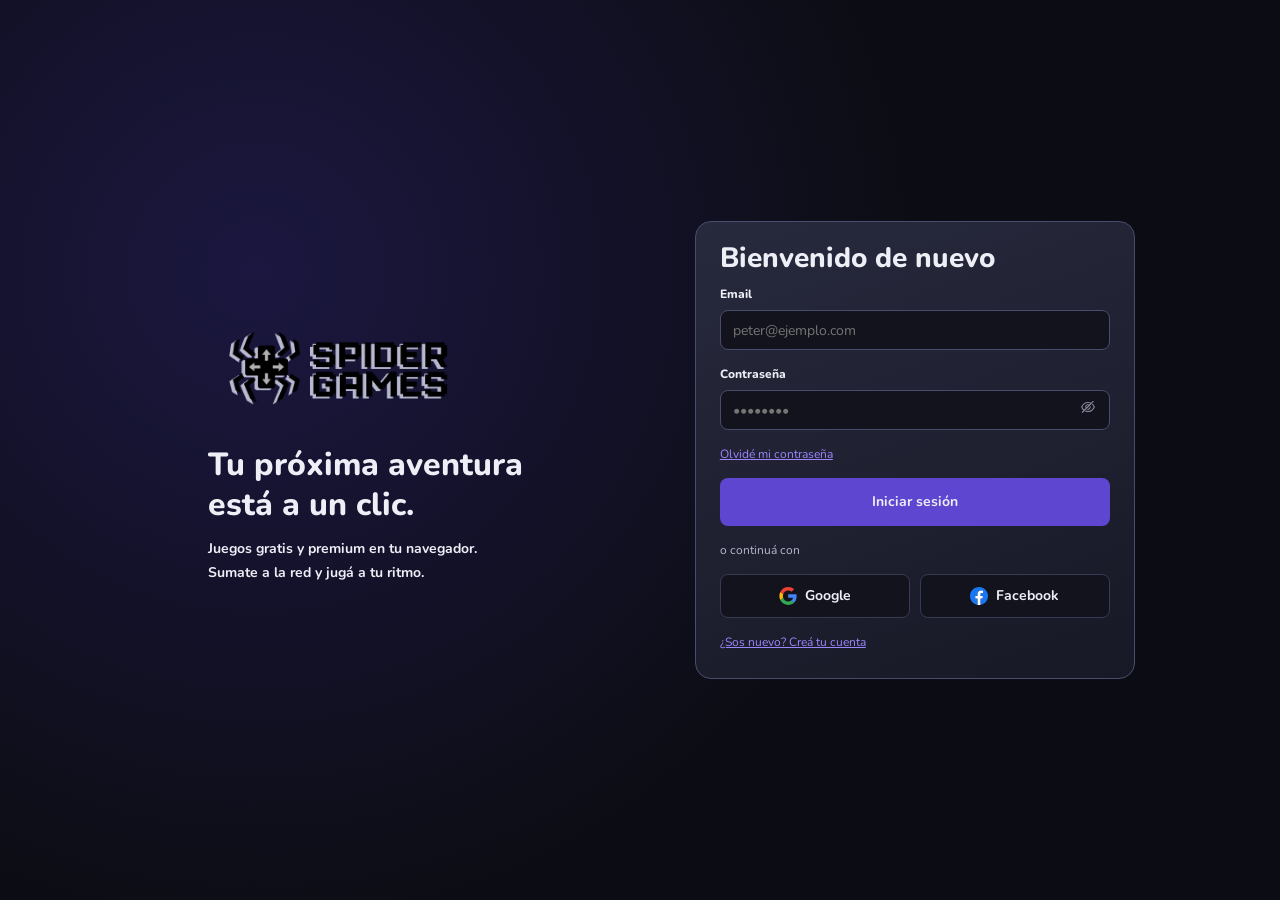
<file: login.html>
<!DOCTYPE html>
<html lang="es">
<head>
    <meta charset="utf-8">
    <meta name="viewport" content="width=device-width,initial-scale=1">
    <title>Iniciar sesión · Spider Games</title>
    <link rel="preconnect" href="https://fonts.googleapis.com">
    <link href="https://fonts.googleapis.com/css2?family=Nunito:wght@400;600;700;800&display=swap" rel="stylesheet">
    
    <link rel="stylesheet" href="css/style.css">
    <link rel="stylesheet" href="css/login.css">
</head>
<body>

    
    <div class="aviso" id="aviso" role="status">
        <div><b></b><span></span></div>
        <button aria-label="Cerrar">✕</button>
    </div>

    
    <div class="pagina-acceso" id="vista-inicio-sesion">
        <div class="marca">
            <img src="assets/logo.png" alt="Spider Games">
            <h2>Tu próxima aventura<br>está a un clic.</h2>
            <p>Juegos gratis y premium en tu navegador.<br>Sumate a la red y jugá a tu ritmo.</p>
        </div>

       
        <form class="tarjeta-formulario" id="formulario-inicio-sesion" novalidate>
            <h1>Bienvenido de nuevo</h1>
            <div class="campo">
                <label for="inicio-email">Email</label>
                <input class="campo-input" id="inicio-email" name="email" type="email" placeholder="peter@ejemplo.com" autocomplete="email">
                <p class="campo-mensaje"></p>
            </div>
            <div class="campo">
                <label for="inicio-contrasena">Contraseña</label>
                <div class="campo-contrasena">
                        <input class="campo-input" id="inicio-contrasena" name="contrasena" type="password" placeholder="••••••••" autocomplete="current-password">
                        <button type="button" class="boton-ver-contrasena" aria-label="Mostrar contraseña"><svg width="16" height="16" viewBox="0 0 16 16" fill="none" xmlns="http://www.w3.org/2000/svg">
                            <path d="M14.722 7.59687C14.1727 6.43968 13.519 5.49593 12.761 4.76562L11.966 5.56062C12.6143 6.18015 13.179 6.99062 13.6673 7.99999C12.3673 10.6906 10.522 11.9687 8.00009 11.9687C7.24311 11.9687 6.54587 11.8522 5.90837 11.6191L5.04697 12.4805C5.93238 12.8893 6.91676 13.0937 8.00009 13.0937C11.0032 13.0937 13.2438 11.5297 14.722 8.40156C14.7814 8.27575 14.8122 8.13834 14.8122 7.99921C14.8122 7.86008 14.7814 7.72267 14.722 7.59687ZM13.7287 2.58687L13.0626 1.91999C13.051 1.90837 13.0372 1.89915 13.022 1.89286C13.0068 1.88657 12.9906 1.88333 12.9742 1.88333C12.9577 1.88333 12.9415 1.88657 12.9263 1.89286C12.9111 1.89915 12.8973 1.90837 12.8857 1.91999L11.1768 3.62812C10.2346 3.14687 9.17571 2.90624 8.00009 2.90624C4.99697 2.90624 2.75634 4.4703 1.27822 7.59843C1.2188 7.72424 1.18799 7.86164 1.18799 8.00077C1.18799 8.1399 1.2188 8.27731 1.27822 8.40312C1.86874 9.64687 2.57967 10.6438 3.41103 11.3939L1.75759 13.0469C1.73417 13.0703 1.72101 13.1021 1.72101 13.1352C1.72101 13.1684 1.73417 13.2001 1.75759 13.2236L2.42462 13.8906C2.44806 13.914 2.47984 13.9272 2.51298 13.9272C2.54612 13.9272 2.5779 13.914 2.60134 13.8906L13.7287 2.76374C13.7403 2.75213 13.7495 2.73835 13.7558 2.72317C13.7621 2.708 13.7653 2.69173 13.7653 2.6753C13.7653 2.65888 13.7621 2.64261 13.7558 2.62744C13.7495 2.61226 13.7403 2.59848 13.7287 2.58687ZM2.3329 7.99999C3.63447 5.30937 5.47978 4.03124 8.00009 4.03124C8.85228 4.03124 9.62712 4.17749 10.3301 4.47484L9.23165 5.57327C8.71145 5.29572 8.1158 5.19271 7.5326 5.27944C6.94939 5.36617 6.4095 5.63805 5.99258 6.05498C5.57565 6.4719 5.30377 7.01179 5.21704 7.595C5.1303 8.17821 5.23331 8.77385 5.51087 9.29405L4.20743 10.5975C3.48603 9.96077 2.86415 9.09812 2.3329 7.99999ZM6.18759 7.99999C6.18786 7.72447 6.25313 7.45289 6.37808 7.20733C6.50303 6.96177 6.68414 6.74914 6.9067 6.58673C7.12926 6.42431 7.387 6.31668 7.65898 6.27259C7.93095 6.2285 8.20949 6.24918 8.47197 6.33296L6.27056 8.53437C6.21538 8.36162 6.18739 8.18134 6.18759 7.99999Z" fill="#B7B9CF"/>
                            <path d="M7.93762 9.75C7.88355 9.75 7.83027 9.7475 7.77746 9.74265L6.95215 10.568C7.44854 10.7581 7.98937 10.8003 8.50926 10.6896C9.02915 10.5789 9.50583 10.3199 9.8817 9.94407C10.2576 9.56821 10.5165 9.09152 10.6272 8.57164C10.7379 8.05175 10.6957 7.51092 10.5056 7.01453L9.68027 7.83984C9.68512 7.89265 9.68762 7.94593 9.68762 8C9.68774 8.22984 9.64256 8.45746 9.55466 8.66984C9.46676 8.88221 9.33786 9.07518 9.17533 9.23771C9.0128 9.40023 8.81983 9.52913 8.60746 9.61704C8.39508 9.70494 8.16747 9.75012 7.93762 9.75Z" fill="#B7B9CF"/>
                            </svg>
                        </button>
                    </div>
                <p class="campo-mensaje"></p>
            </div>
            <a class="enlace" href="#">Olvidé mi contraseña</a>
            <button class="boton boton-primario boton-grande" type="submit">Iniciar sesión</button>
            <span class="separador-o">o continuá con</span>
            <div class="botones-sociales">
                <button type="button" class="boton boton-social" data-red-social="Google"><b class="icono-google"><svg width="18" height="18" viewBox="0 0 24 25" fill="none" xmlns="http://www.w3.org/2000/svg">
                        <path d="M23.9888 12.7339C23.9888 11.7097 23.9071 10.9622 23.7304 10.1871H12.2393V14.81H18.9843C18.8484 15.9589 18.114 17.689 16.4821 18.8516L16.4592 19.0064L20.0925 21.8712L20.3442 21.8968C22.656 19.7237 23.9888 16.5264 23.9888 12.7339Z" fill="#4285F4"/>
                        <path d="M12.2393 24.9141C15.5438 24.9141 18.3179 23.8067 20.3442 21.8967L16.4821 18.8516C15.4486 19.5852 14.0615 20.0973 12.2393 20.0973C9.00273 20.0973 6.25576 17.9243 5.27654 14.9208L5.13301 14.9332L1.35507 17.909L1.30566 18.0488C3.31829 22.1181 7.45238 24.9141 12.2393 24.9141Z" fill="#34A853"/>
                        <path d="M5.27634 14.9208C5.01797 14.1457 4.86844 13.3152 4.86844 12.457C4.86844 11.5988 5.01797 10.7684 5.26275 9.99331L5.25591 9.82823L1.43062 6.80457L1.30547 6.86516C0.475969 8.5538 0 10.4501 0 12.457C0 14.464 0.475969 16.3602 1.30547 18.0488L5.27634 14.9208Z" fill="#FBBC05"/>
                        <path d="M12.2393 4.8167C14.5374 4.8167 16.0877 5.8271 16.9717 6.67147L20.4258 3.23884C18.3044 1.23187 15.5438 0 12.2393 0C7.45238 0 3.31829 2.7959 1.30566 6.86517L5.26295 9.99332C6.25576 6.98979 9.00273 4.8167 12.2393 4.8167Z" fill="#EB4335"/>
                        </svg>
                    </b> Google</button>
                <button type="button" class="boton boton-social" data-red-social="Facebook"><b class="icono-facebook"><svg width="18" height="18" viewBox="0 0 24 24" fill="none" xmlns="http://www.w3.org/2000/svg">
                        <path d="M24 12C24 5.37262 18.6274 0 12 0C5.37262 0 0 5.37262 0 12C0 17.9895 4.38825 22.954 10.125 23.8542V15.4688H7.07812V12H10.125V9.35625C10.125 6.34875 11.9166 4.6875 14.6576 4.6875C15.9705 4.6875 17.3438 4.92188 17.3438 4.92188V7.875H15.8306C14.3399 7.875 13.875 8.80003 13.875 9.74906V12H17.2031L16.6711 15.4688H13.875V23.8542C19.6117 22.954 24 17.9896 24 12Z" fill="#1877F2"/>
                        <path d="M16.6711 15.4688L17.2031 12H13.875V9.74906C13.875 8.79994 14.3399 7.875 15.8306 7.875H17.3438V4.92188C17.3438 4.92188 15.9705 4.6875 14.6575 4.6875C11.9166 4.6875 10.125 6.34875 10.125 9.35625V12H7.07812V15.4688H10.125V23.8542C10.7453 23.9514 11.3722 24.0001 12 24C12.6278 24.0001 13.2547 23.9514 13.875 23.8542V15.4688H16.6711Z" fill="white"/>
                        </svg>
                    </b> Facebook</button>
            </div>
          
            <a class="enlace" href="#registro">¿Sos nuevo? Creá tu cuenta</a>
        </form>
    </div>

   
    <div class="pagina-acceso" id="vista-registro" hidden>
        <div class="marca">
            <img src="assets/logo.png" alt="Spider Games">
            <h2>Tu próxima aventura<br>está a un clic</h2>
            <p>Juegos gratis y premium en tu navegador.<br>Sumate a la red y jugá a tu ritmo.</p>
        </div>

        <form class="tarjeta-formulario" id="formulario-registro" novalidate>
            <h1>Creá tu cuenta</h1>
            <div class="campo">
                <label for="registro-nombre">Nombre y apellido</label>
                <input class="campo-input" id="registro-nombre" name="nombre" autocomplete="name">
                <p class="campo-mensaje"></p>
            </div>
            <!-- Dos campos en la misma fila -->
            <div class="fila-campos fila-nickname-edad">
                <div class="campo">
                    <label for="registro-nickname">Nickname (opcional)</label>
                    <input class="campo-input" id="registro-nickname" name="nickname">
                    <p class="campo-mensaje"></p>
                </div>
                <div class="campo">
                    <label for="registro-edad">Edad</label>
                    <input class="campo-input" id="registro-edad" name="edad" type="number" inputmode="numeric">
                    <p class="campo-mensaje"></p>
                </div>
            </div>
            <div class="campo">
                <label for="registro-email">Email</label>
                <input class="campo-input" id="registro-email" name="email" type="email" placeholder="peter@ejemplo.com" autocomplete="email">
                <p class="campo-mensaje"></p>
            </div>
            <div class="fila-campos">
                <div class="campo">
                    <label for="registro-contrasena">Contraseña</label>
                    <div class="campo-contrasena">
                        <input class="campo-input" id="registro-contrasena" name="contrasena" type="password" placeholder="••••••••" autocomplete="new-password">
                        <button type="button" class="boton-ver-contrasena" aria-label="Mostrar contraseña"><svg width="16" height="16" viewBox="0 0 16 16" fill="none" xmlns="http://www.w3.org/2000/svg">
                            <path d="M14.722 7.59687C14.1727 6.43968 13.519 5.49593 12.761 4.76562L11.966 5.56062C12.6143 6.18015 13.179 6.99062 13.6673 7.99999C12.3673 10.6906 10.522 11.9687 8.00009 11.9687C7.24311 11.9687 6.54587 11.8522 5.90837 11.6191L5.04697 12.4805C5.93238 12.8893 6.91676 13.0937 8.00009 13.0937C11.0032 13.0937 13.2438 11.5297 14.722 8.40156C14.7814 8.27575 14.8122 8.13834 14.8122 7.99921C14.8122 7.86008 14.7814 7.72267 14.722 7.59687ZM13.7287 2.58687L13.0626 1.91999C13.051 1.90837 13.0372 1.89915 13.022 1.89286C13.0068 1.88657 12.9906 1.88333 12.9742 1.88333C12.9577 1.88333 12.9415 1.88657 12.9263 1.89286C12.9111 1.89915 12.8973 1.90837 12.8857 1.91999L11.1768 3.62812C10.2346 3.14687 9.17571 2.90624 8.00009 2.90624C4.99697 2.90624 2.75634 4.4703 1.27822 7.59843C1.2188 7.72424 1.18799 7.86164 1.18799 8.00077C1.18799 8.1399 1.2188 8.27731 1.27822 8.40312C1.86874 9.64687 2.57967 10.6438 3.41103 11.3939L1.75759 13.0469C1.73417 13.0703 1.72101 13.1021 1.72101 13.1352C1.72101 13.1684 1.73417 13.2001 1.75759 13.2236L2.42462 13.8906C2.44806 13.914 2.47984 13.9272 2.51298 13.9272C2.54612 13.9272 2.5779 13.914 2.60134 13.8906L13.7287 2.76374C13.7403 2.75213 13.7495 2.73835 13.7558 2.72317C13.7621 2.708 13.7653 2.69173 13.7653 2.6753C13.7653 2.65888 13.7621 2.64261 13.7558 2.62744C13.7495 2.61226 13.7403 2.59848 13.7287 2.58687ZM2.3329 7.99999C3.63447 5.30937 5.47978 4.03124 8.00009 4.03124C8.85228 4.03124 9.62712 4.17749 10.3301 4.47484L9.23165 5.57327C8.71145 5.29572 8.1158 5.19271 7.5326 5.27944C6.94939 5.36617 6.4095 5.63805 5.99258 6.05498C5.57565 6.4719 5.30377 7.01179 5.21704 7.595C5.1303 8.17821 5.23331 8.77385 5.51087 9.29405L4.20743 10.5975C3.48603 9.96077 2.86415 9.09812 2.3329 7.99999ZM6.18759 7.99999C6.18786 7.72447 6.25313 7.45289 6.37808 7.20733C6.50303 6.96177 6.68414 6.74914 6.9067 6.58673C7.12926 6.42431 7.387 6.31668 7.65898 6.27259C7.93095 6.2285 8.20949 6.24918 8.47197 6.33296L6.27056 8.53437C6.21538 8.36162 6.18739 8.18134 6.18759 7.99999Z" fill="#B7B9CF"/>
                            <path d="M7.93762 9.75C7.88355 9.75 7.83027 9.7475 7.77746 9.74265L6.95215 10.568C7.44854 10.7581 7.98937 10.8003 8.50926 10.6896C9.02915 10.5789 9.50583 10.3199 9.8817 9.94407C10.2576 9.56821 10.5165 9.09152 10.6272 8.57164C10.7379 8.05175 10.6957 7.51092 10.5056 7.01453L9.68027 7.83984C9.68512 7.89265 9.68762 7.94593 9.68762 8C9.68774 8.22984 9.64256 8.45746 9.55466 8.66984C9.46676 8.88221 9.33786 9.07518 9.17533 9.23771C9.0128 9.40023 8.81983 9.52913 8.60746 9.61704C8.39508 9.70494 8.16747 9.75012 7.93762 9.75Z" fill="#B7B9CF"/>
                            </svg>
                        </button>
                    </div><p class="texto-ayuda">Usá al menos 8 caracteres.</p>
                    <p class="campo-mensaje"></p>
                </div>
                <div class="campo">
                    <label for="registro-repetir-contrasena">Repetir contraseña</label>
                    <div class="campo-contrasena">
                        <input class="campo-input" id="registro-repetir-contrasena" name="repetirContrasena" type="password" placeholder="••••••••" autocomplete="new-password">
                        <button type="button" class="boton-ver-contrasena" aria-label="Mostrar contraseña"><svg width="16" height="16" viewBox="0 0 16 16" fill="none" xmlns="http://www.w3.org/2000/svg">
                            <path d="M14.722 7.59687C14.1727 6.43968 13.519 5.49593 12.761 4.76562L11.966 5.56062C12.6143 6.18015 13.179 6.99062 13.6673 7.99999C12.3673 10.6906 10.522 11.9687 8.00009 11.9687C7.24311 11.9687 6.54587 11.8522 5.90837 11.6191L5.04697 12.4805C5.93238 12.8893 6.91676 13.0937 8.00009 13.0937C11.0032 13.0937 13.2438 11.5297 14.722 8.40156C14.7814 8.27575 14.8122 8.13834 14.8122 7.99921C14.8122 7.86008 14.7814 7.72267 14.722 7.59687ZM13.7287 2.58687L13.0626 1.91999C13.051 1.90837 13.0372 1.89915 13.022 1.89286C13.0068 1.88657 12.9906 1.88333 12.9742 1.88333C12.9577 1.88333 12.9415 1.88657 12.9263 1.89286C12.9111 1.89915 12.8973 1.90837 12.8857 1.91999L11.1768 3.62812C10.2346 3.14687 9.17571 2.90624 8.00009 2.90624C4.99697 2.90624 2.75634 4.4703 1.27822 7.59843C1.2188 7.72424 1.18799 7.86164 1.18799 8.00077C1.18799 8.1399 1.2188 8.27731 1.27822 8.40312C1.86874 9.64687 2.57967 10.6438 3.41103 11.3939L1.75759 13.0469C1.73417 13.0703 1.72101 13.1021 1.72101 13.1352C1.72101 13.1684 1.73417 13.2001 1.75759 13.2236L2.42462 13.8906C2.44806 13.914 2.47984 13.9272 2.51298 13.9272C2.54612 13.9272 2.5779 13.914 2.60134 13.8906L13.7287 2.76374C13.7403 2.75213 13.7495 2.73835 13.7558 2.72317C13.7621 2.708 13.7653 2.69173 13.7653 2.6753C13.7653 2.65888 13.7621 2.64261 13.7558 2.62744C13.7495 2.61226 13.7403 2.59848 13.7287 2.58687ZM2.3329 7.99999C3.63447 5.30937 5.47978 4.03124 8.00009 4.03124C8.85228 4.03124 9.62712 4.17749 10.3301 4.47484L9.23165 5.57327C8.71145 5.29572 8.1158 5.19271 7.5326 5.27944C6.94939 5.36617 6.4095 5.63805 5.99258 6.05498C5.57565 6.4719 5.30377 7.01179 5.21704 7.595C5.1303 8.17821 5.23331 8.77385 5.51087 9.29405L4.20743 10.5975C3.48603 9.96077 2.86415 9.09812 2.3329 7.99999ZM6.18759 7.99999C6.18786 7.72447 6.25313 7.45289 6.37808 7.20733C6.50303 6.96177 6.68414 6.74914 6.9067 6.58673C7.12926 6.42431 7.387 6.31668 7.65898 6.27259C7.93095 6.2285 8.20949 6.24918 8.47197 6.33296L6.27056 8.53437C6.21538 8.36162 6.18739 8.18134 6.18759 7.99999Z" fill="#B7B9CF"/>
                            <path d="M7.93762 9.75C7.88355 9.75 7.83027 9.7475 7.77746 9.74265L6.95215 10.568C7.44854 10.7581 7.98937 10.8003 8.50926 10.6896C9.02915 10.5789 9.50583 10.3199 9.8817 9.94407C10.2576 9.56821 10.5165 9.09152 10.6272 8.57164C10.7379 8.05175 10.6957 7.51092 10.5056 7.01453L9.68027 7.83984C9.68512 7.89265 9.68762 7.94593 9.68762 8C9.68774 8.22984 9.64256 8.45746 9.55466 8.66984C9.46676 8.88221 9.33786 9.07518 9.17533 9.23771C9.0128 9.40023 8.81983 9.52913 8.60746 9.61704C8.39508 9.70494 8.16747 9.75012 7.93762 9.75Z" fill="#B7B9CF"/>
                            </svg>
                        </button>
                    </div>
                    <p class="campo-mensaje"></p>
                </div>
            </div>
            <!-- "No soy un robot" simulado (login.js) -->
            <div class="captcha" role="checkbox" tabindex="0"><i class="captcha-casilla"></i>No soy un robot</div>
            <p class="campo-mensaje" id="captcha-mensaje"></p>
            <button class="boton boton-primario boton-grande" type="submit">Crear cuenta</button>
            <span class="separador-o">o continuá con</span>
            <div class="botones-sociales">
                <button type="button" class="boton boton-social" data-red-social="Google"><b class="icono-google"><svg width="18" height="18" viewBox="0 0 24 25" fill="none" xmlns="http://www.w3.org/2000/svg">
                        <path d="M23.9888 12.7339C23.9888 11.7097 23.9071 10.9622 23.7304 10.1871H12.2393V14.81H18.9843C18.8484 15.9589 18.114 17.689 16.4821 18.8516L16.4592 19.0064L20.0925 21.8712L20.3442 21.8968C22.656 19.7237 23.9888 16.5264 23.9888 12.7339Z" fill="#4285F4"/>
                        <path d="M12.2393 24.9141C15.5438 24.9141 18.3179 23.8067 20.3442 21.8967L16.4821 18.8516C15.4486 19.5852 14.0615 20.0973 12.2393 20.0973C9.00273 20.0973 6.25576 17.9243 5.27654 14.9208L5.13301 14.9332L1.35507 17.909L1.30566 18.0488C3.31829 22.1181 7.45238 24.9141 12.2393 24.9141Z" fill="#34A853"/>
                        <path d="M5.27634 14.9208C5.01797 14.1457 4.86844 13.3152 4.86844 12.457C4.86844 11.5988 5.01797 10.7684 5.26275 9.99331L5.25591 9.82823L1.43062 6.80457L1.30547 6.86516C0.475969 8.5538 0 10.4501 0 12.457C0 14.464 0.475969 16.3602 1.30547 18.0488L5.27634 14.9208Z" fill="#FBBC05"/>
                        <path d="M12.2393 4.8167C14.5374 4.8167 16.0877 5.8271 16.9717 6.67147L20.4258 3.23884C18.3044 1.23187 15.5438 0 12.2393 0C7.45238 0 3.31829 2.7959 1.30566 6.86517L5.26295 9.99332C6.25576 6.98979 9.00273 4.8167 12.2393 4.8167Z" fill="#EB4335"/>
                        </svg>
                    </b> Google</button>
                <button type="button" class="boton boton-social" data-red-social="Facebook"><b class="icono-facebook"><svg width="18" height="18" viewBox="0 0 24 24" fill="none" xmlns="http://www.w3.org/2000/svg">
                        <path d="M24 12C24 5.37262 18.6274 0 12 0C5.37262 0 0 5.37262 0 12C0 17.9895 4.38825 22.954 10.125 23.8542V15.4688H7.07812V12H10.125V9.35625C10.125 6.34875 11.9166 4.6875 14.6576 4.6875C15.9705 4.6875 17.3438 4.92188 17.3438 4.92188V7.875H15.8306C14.3399 7.875 13.875 8.80003 13.875 9.74906V12H17.2031L16.6711 15.4688H13.875V23.8542C19.6117 22.954 24 17.9896 24 12Z" fill="#1877F2"/>
                        <path d="M16.6711 15.4688L17.2031 12H13.875V9.74906C13.875 8.79994 14.3399 7.875 15.8306 7.875H17.3438V4.92188C17.3438 4.92188 15.9705 4.6875 14.6575 4.6875C11.9166 4.6875 10.125 6.34875 10.125 9.35625V12H7.07812V15.4688H10.125V23.8542C10.7453 23.9514 11.3722 24.0001 12 24C12.6278 24.0001 13.2547 23.9514 13.875 23.8542V15.4688H16.6711Z" fill="white"/>
                        </svg>
                    </b> Facebook</button>
            </div>
            <a class="enlace" href="#login">¿Ya tenés cuenta? Iniciá sesión</a>
        </form>
    </div>

    <!-- animacion de registro exitoso -->
    <div class="registro-exitoso" id="pantalla-registro-exitoso" role="status" hidden>
        <i class="confeti" style="--color-confeti:#7B61FF;--confeti-x:150px;--confeti-y:0px"></i>
        <i class="confeti" style="--color-confeti:#FF6600;--confeti-x:179px;--confeti-y:65px"></i>
        <i class="confeti" style="--color-confeti:#93E4BC;--confeti-x:176px;--confeti-y:148px"></i>
        <i class="confeti" style="--color-confeti:#EDEEF6;--confeti-x:75px;--confeti-y:130px"></i>
        <i class="confeti" style="--color-confeti:#9B86FF;--confeti-x:33px;--confeti-y:187px"></i>
        <i class="confeti" style="--color-confeti:#7B61FF;--confeti-x:-40px;--confeti-y:227px"></i>
        <i class="confeti" style="--color-confeti:#FF6600;--confeti-x:-75px;--confeti-y:130px"></i>
        <i class="confeti" style="--color-confeti:#93E4BC;--confeti-x:-146px;--confeti-y:122px"></i>
        <i class="confeti" style="--color-confeti:#EDEEF6;--confeti-x:-216px;--confeti-y:79px"></i>
        <i class="confeti" style="--color-confeti:#9B86FF;--confeti-x:-150px;--confeti-y:0px"></i>
        <i class="confeti" style="--color-confeti:#7B61FF;--confeti-x:-179px;--confeti-y:-65px"></i>
        <i class="confeti" style="--color-confeti:#FF6600;--confeti-x:-176px;--confeti-y:-148px"></i>
        <i class="confeti" style="--color-confeti:#93E4BC;--confeti-x:-75px;--confeti-y:-130px"></i>
        <i class="confeti" style="--color-confeti:#EDEEF6;--confeti-x:-33px;--confeti-y:-187px"></i>
        <i class="confeti" style="--color-confeti:#9B86FF;--confeti-x:40px;--confeti-y:-227px"></i>
        <i class="confeti" style="--color-confeti:#7B61FF;--confeti-x:75px;--confeti-y:-130px"></i>
        <i class="confeti" style="--color-confeti:#FF6600;--confeti-x:146px;--confeti-y:-122px"></i>
        <i class="confeti" style="--color-confeti:#93E4BC;--confeti-x:216px;--confeti-y:-79px"></i>
       
        <svg viewBox="0 0 100 100"><circle cx="50" cy="50" r="45"/><path d="M30 52l14 14 27-30"/></svg>
        <h2>¡Bienvenido a la red, <span id="nombre-bienvenida"></span>!</h2>
        <p>Tu cuenta está lista. Te llevamos al inicio…</p>
    </div>

    <script src="js/games-data.js"></script>
    <script src="js/menu.js"></script>
    <script src="js/login.js"></script>
</body>
</html>
</file>
<file: css/style.css>
/* ==========================================
   SPIDER GAMES · Estilos compartidos por todas las páginas (base, botones, encabezado, menús, carrusel, pie de página, aviso, campos)
   ========================================== */


:root {
    --color-primario: #7B61FF; /* violeta principal de la marca */
    --color-primario-sombra-1: #5E46D1;
    --color-primario-sombra-2: #422FA3;
    --color-primario-sombra-3: #281B75;
    --color-primario-luz: #9B86FF;
    --color-primario-luz-2:#BCAFFF;
    --color-fondo: #0C0D14; /* fondo de toda la página */
    --color-fondo-oscuro: #12131D;
    --color-secundario: #181926; /* fondo de tarjetas y menús */
    --color-secundario-luz-1: #27293D;
    --color-secundario-luz-2: #383A54;
    --color-secundario-luz-3: #494D6D;
    --color-acento: #FF6600; /* naranja de acento (coronas, detalles) */
    --color-texto: #EDEEF6; /* texto principal (casi blanco) */
    --color-texto-secundario: #B7B9CF; /* texto secundario (gris claro) */
    --color-error: #EA6B6B; /* rojo para errores */
    --color-exito: #93E4BC; /* verde para acciones correctas */
}
/* Quita márgenes por defecto y hace que el padding no agrande las cajas. */
* {
    box-sizing: border-box;
    margin: 0;
}

/* Hace que el scroll al ir a un enlace interno (#) sea suave. */
html {
    scroll-behavior: smooth;
}

/* Estilo de toda la página: fondo oscuro, texto claro y tipografía Nunito. */
body {
    background: var(--color-fondo);
    color: var(--color-texto);
    font: 400 16px/24px Nunito, system-ui, sans-serif;
    min-height: 100vh;
}
/* Mientras carga el loader se bloquea el scroll (lo activa loading.js). */
body.sin-scroll {
    overflow: hidden;
}

/* Los links heredan el color del texto y no llevan subrayado. */
a {
    color: inherit;
    text-decoration: none;
}

/* Las imágenes nunca se pasan del ancho de su contenedor. */
img {
    display: block;
    max-width: 100%;
}

button, input, textarea {
    font: inherit;
    color: inherit;
}
button {
    cursor: pointer;
    border: 0;
    background: none;
}

/* Borde violeta cuando se navega con el teclado (accesibilidad). */
:focus-visible {
    outline: 2px solid var(--color-primario-luz);
    outline-offset: 2px;
}

/* Contenedor central: limita el ancho máximo y deja márgenes a los costados. */
.contenedor {
    width: 100%;
    max-width: 1200px;
    margin: 0 auto;
    padding: 0 16px;
}

/* Todos los títulos van en negrita. */
h1, h2, h3 {
    font-weight: 800;
}

/* Texto chico y gris de ayuda (debajo de un título o de un campo). */
.texto-ayuda {
    font-size: 12px;
    line-height: 16px;
    color: var(--color-texto-secundario);
}

/* Separa el contenido principal del encabezado. */
main {
    padding-top: 32px;
}

/* ==========================================
   2. BOTONES
   ========================================== */
/*
   Todos los botones comparten la clase .boton (forma y tamaño) y se les suma una clase de tipo:
   .boton-primario, .boton-secundario o .boton-social. Cada tipo tiene su propia animación al pasar el mouse (:hover).
*/

/* BASE de todos los botones: tamaño, forma y alineación. */
.boton {
    height: 40px;
    padding: 0 16px;
    border-radius: 8px;
    font-weight: 700;
    font-size: 14px;
    display: inline-flex;
    align-items: center;
    justify-content: center;
    gap: 8px;
    transition: .25s;
    position: relative;
    overflow: hidden;
    z-index: 0;
    cursor: pointer;
}
/* Botón grande (48px de alto), por ejemplo "Jugar Red Aracnida gratis". */
.boton.boton-grande {
    height: 48px;
    padding: 0 24px;
}
/* Botón deshabilitado: se ve apagado y no responde a los clicks. */
.boton:disabled {
    opacity: .45;
    pointer-events: none;
}

.boton-primario {
    background: var(--color-primario-sombra-1);
    color: var(--color-texto);
}
.boton-primario:hover {
    background: var(--color-primario-sombra-2);
    transform: translateY(-3px); /* sube 3px */
    box-shadow: 0 10px 24px var(--color-primario-sombra-3); /* brillo violeta */
}
.boton-primario:active {
    transform: translateY(0);
}

.boton-secundario {
    background: var(--color-secundario-luz-2);
    height: 42px;
    padding: 0 20px;
    gap: 10px;
    border-radius: 8px;
    border: 1px solid var(--color-texto-secundario);
    background: var(--color-secundario-luz-2);
    white-space: nowrap;      
}
.boton-secundario::before {
    content: "";
    position: absolute;
    inset: 0;
    background: var(--color-secundario-luz-3);
    transform: scaleX(0); /* el relleno arranca con ancho 0 */
    transform-origin: left;
    transition: transform .35s;
    z-index: -1;
}
.boton-secundario:hover::before {
    transform: scaleX(1); /* y al pasar el mouse se estira hasta ocupar todo el botón */
}

.boton-social {
    background: var(--color-fondo-oscuro);
    border: 1px solid var(--color-secundario-luz-2);
    flex: 1;
    height: 44px;
}
.boton-social:hover {
    border-color: var(--color-primario-luz);
    background: var(--color-secundario-luz-1);
}
.boton-social:hover b {
    animation: sacudir-icono .5s;
}
.boton-social b {
    font-size: 16px;
    display: grid;
    place-items: center;
}

/* Animación: el ícono gira un poco hacia un lado y hacia el otro. */
@keyframes sacudir-icono {
    25% {
        transform: rotate(-18deg) scale(1.2);
    }
    75% {
        transform: rotate(18deg) scale(1.2);
    }
}

.flecha {
    position: absolute;
    top: 50%;
    margin-top: -28px;
    width: 56px;
    height: 56px;
    border-radius: 10px;
    background: var(--color-secundario-luz-2);
    border: 1px solid var(--color-texto-secundario);
    z-index: 5;
    transition: background .25s, border-color .25s;
    font-size: 30px;
    display: grid;
    place-items: center;
}
.flecha span {
    transition: transform .25s;
}
.flecha:hover {
    background: var(--color-secundario-luz-3);
}
.flecha.flecha-siguiente:hover span {
    transform: translateX(3px);
}
.flecha.flecha-anterior:hover span {
    transform: translateX(-3px);
}
.flecha:disabled {
    opacity: .35;
    pointer-events: none;
}

/* Posición de las flechas: una a la izquierda y otra a la derecha. */
.flecha-anterior {
    left: 4px;
}

.flecha-siguiente {
    right: 4px;
}

/* ==========================================
   3. ENCABEZADO, BUSCADOR Y MENÚ DE PERFIL
   ========================================== */
/*
   La barra de arriba: botón del menú, logo, buscador y usuario.
*/

/* Barra superior. "sticky" hace que se quede fija arriba al hacer scroll. */
.encabezado {
    position: sticky; /* se queda fijo arriba al hacer scroll */
    top: 0;
    z-index: 30;
    height: 56px;
    display: flex;
    align-items: center;
    gap: 8px;
    padding: 0 12px;
    background: var(--color-secundario);
    border-bottom: 1px solid var(--color-secundario-luz-2);
}
.encabezado .encabezado-logo img {
    height: 36px;
    width: auto;
}

/* Botón cuadrado que solo tiene un ícono (las tres rayitas del menú). */
.boton-icono {
    width: 40px;
    height: 40px;
    border-radius: 8px;
    display: grid;
    place-items: center;
    transition: .2s;
    flex: none;
}
.boton-icono:hover {
    background: var(--color-secundario-luz-1);
}
.boton-icono .icono-abierto {
    display: none;
}
.boton-icono.abierto .icono-cerrado {
    display: none;
}
.boton-icono.abierto .icono-abierto {
    display: block;
}

/* Contenedor del buscador. */
.buscador {
    position: relative;
    flex: 1;
    max-width: 420px;
    margin: 0 auto;
}
.buscador input {
    width: 100%;
    height: 36px;
    border-radius: 8px;
    border: 1px solid var(--color-secundario-luz-2);
    background: var(--color-secundario-luz-1);
    padding: 0 12px;
    font-size: 13px;
}

/* Cuadro con los resultados de búsqueda. Está oculto hasta que JS le agrega .visible. */
.buscador-resultados {
    position: absolute;
    top: 42px;
    left: 0;
    right: 0;
    background: var(--color-secundario);
    border: 1px solid var(--color-secundario-luz-2);
    border-radius: 8px;
    display: none;
    overflow: hidden;
    z-index: 5;
}
.buscador-resultados.visible {
    display: block;
}
.buscador-resultados a {
    display: flex;
    gap: 10px;
    align-items: center;
    padding: 8px 10px;
    font-size: 14px;
}
.buscador-resultados a:hover {
    background: var(--color-secundario-luz-1);
}
.buscador-resultados img {
    width: 28px;
    height: 40px;
    object-fit: cover;
    border-radius: 4px;
}

/* Zona del usuario (avatar y nombre). */
.usuario {
    position: relative;
    flex: none;
}

.usuario-boton {
    display: flex;
    align-items: center;
    gap: 8px;
    font-weight: 700;
    font-size: 13px;
    height: 40px;
    padding: 0 6px;
}
.usuario-boton span {
    display: none;
}

/* Círculo del avatar. */
.avatar {
    width: 28px;
    height: 28px;
    border-radius: 50%;
    background: var(--color-texto-secundario);
    border: 2px solid var(--color-primario-luz);
}

/* Menú del perfil: está invisible (opacity 0) y aparece con animación al agregar .visible. */
.menu-perfil {
    position: absolute;
    right: 0;
    top: 46px;
    width: 256px;
    background: var(--color-secundario);
    border-radius: 12px;
    padding: 20px 16px;
    box-shadow: 0 20px 50px #06070B;
    opacity: 0;
    transform: scale(.92);
    transform-origin: top right;
    pointer-events: none;
    transition: .2s;
    text-align: center;
    font-size: 12px;
}
.menu-perfil.visible {
    opacity: 1;
    transform: none;
    pointer-events: auto;
}
.menu-perfil .avatar {
    width: 64px;
    height: 64px;
    margin: 0 auto 8px;
    border: 0;
}
.menu-perfil small {
    color: var(--color-texto-secundario);
    display: block;
}
.menu-perfil a {
    display: block;
    text-align: left;
    padding: 8px;
    border-radius: 6px;
    color: var(--color-texto-secundario);
}
.menu-perfil a:hover {
    background: var(--color-secundario-luz-1);
    color: var(--color-texto);
}
.menu-perfil .menu-perfil-premium {
    display: flex;
    align-items: center;
    justify-content: center;
    gap: 8px;
    color: var(--color-texto);
    font-weight: 800;
    margin: 14px 0 6px;
}
.menu-perfil hr {
    border: 0;
    border-top: 1px solid var(--color-secundario-luz-2);
    margin: 8px 0;
}

/* ==========================================
   4. MENÚ LATERAL
   ========================================== */
/*
   El menú que se desliza desde la izquierda al tocar el botón de las tres rayitas.
*/

/* Menú lateral: queda fuera de la pantalla (translateX -100%) y se desliza al agregar .abierto. */
.menu-lateral {
    position: fixed;
    inset: 56px auto 0 0; 
    width: 280px;
    z-index: 50;
    background: var(--color-secundario);
    padding: 12px;
    overflow: auto;
    transform: translateX(-100%); /* escondido hacia la izquierda */
    transition: transform .35s;
}
.menu-lateral.abierto {
    transform: none;
}


.menu-lateral a {
    display: flex;
    gap: 12px;
    padding: 9px 12px;
    border-radius: 8px;
    font-size: 14px;
    color: var(--color-texto-secundario);
    transition: .2s;
}
.menu-lateral a:hover {
    background: var(--color-secundario-luz-1);
    color: var(--color-texto);
    padding-left: 16px;
}
.menu-lateral h5 {
    font-size: 11px;
    padding: 14px 12px 4px;
    color: var(--color-texto-secundario);
}

/* ==========================================
   5. SECCIONES, CARRUSEL Y TARJETAS DE JUEGOS
   ========================================== */
/*
   Cada sección (Más relevantes, Acción, Carreras) tiene un carrusel de tarjetas.
   La tarjeta del centro es la "activa": se agranda y muestra su título y botón.
*/

/* Cada sección de juegos. */
.seccion {
    margin-top: 48px;
}

/* Franja con el título de la sección y el botón "Ver todos". */
.seccion-encabezado {
    display: flex;
    justify-content: space-between;
    align-items: center;
    gap: 24px;
    padding: 24px 28px;
    border-radius: 12px;
    background: linear-gradient(90deg, var(--color-secundario-luz-1), transparent);
}
.seccion-encabezado h2 {
    font-size: 22px;
    line-height: 30px;
    margin-bottom: 8px; /* aire entre el título y la descripción */
}
.seccion-encabezado .texto-ayuda {
    font-size: 14px;
    line-height: 22px;   /* líneas más separadas */
    max-width: 520px;
}
.seccion-encabezado .seccion-cantidad {
    margin-top: 12px;   
    font-size: 14px;    
    line-height: 16px;
}
.seccion-encabezado .boton {
    flex-shrink: 0;      /* no se achica */
}

.carrusel {
    
    --separacion-tarjetas: 12px;
    position: relative;
    overflow: hidden; /* oculta las tarjetas que quedan afuera */
    padding: 40px 0 28px;
}
/* Mientras el carrusel "salta" de una copia de las tarjetas a otra (loop infinito),
   se apagan las transiciones para que el salto no se note. */
.carrusel.sin-transicion .carrusel-pista,
.carrusel.sin-transicion .tarjeta-juego,
.carrusel.sin-transicion .tarjeta-info {
    transition: none !important;
}

/* La "cinta" con todas las tarjetas. JS la mueve con translateX y la transition hace que se deslice suave. */
.carrusel-pista {
    height: 390px; 
    display: flex;
    gap: var(--separacion-tarjetas);
    position: relative;
    transition: transform .6s cubic-bezier(.22, .8, .3, 1); /* hace que el desplazamiento sea suave */
    align-items: center;   /* agregar: las cards chicas quedan centradas en vertical */
}

.tarjeta-juego {
    flex: 0 0 auto;
    width: 170px;
    height: 255px;
    border-radius: 12px;
    overflow: hidden;
    position: relative;
    background: var(--color-secundario-luz-1);
    transition: width .5s, height .5s, box-shadow .5s;   /* sin opacity */
    cursor: pointer;
}
.tarjeta-juego img {
    width: 100%;
    height: 100%;
    object-fit: cover;
    filter: none;
    transition: transform .6s, filter .5s;
}
.tarjeta-juego:hover img {
    transform: scale(1.06);
}
.tarjeta-juego.lejana img {
    filter: brightness(.75);
}
.tarjeta-juego.vecina {
    width: 206px;
    height: 310px;
}
.tarjeta-juego.activa {
    width: 260px;
    height: 390px;
    z-index: 2;
    box-shadow: 0 0 0 2px var(--color-primario-luz), 0 18px 40px #000a;
}

.tarjeta-juego::after {
    content: "";
    position: absolute;
    inset: auto 0 -1px;
    height: 68%;
    background: linear-gradient(180deg,
        rgba(6, 7, 11, 0)    0%,
        rgba(6, 7, 11, .10) 10%,
        rgba(6, 7, 11, .28) 22%,
        rgba(6, 7, 11, .52) 36%,
        rgba(6, 7, 11, .76) 50%,
        rgba(6, 7, 11, .92) 64%,
        rgba(6, 7, 11, .98) 80%,
        rgba(6, 7, 11, 1)  100%);
    pointer-events: none;
    opacity: 0;
    transition: opacity .5s;
}
.tarjeta-juego.activa::after,
.tarjeta-juego:hover::after {
    opacity: 1;
}
.tarjeta-juego.activa::after {
    transition: opacity .3s .3s;
}

.tarjeta-juego .tarjeta-info {
    position: absolute;
    inset: auto 0 0;
    z-index: 1;
    padding: 24px 16px 16px;
    text-align: center;
    display: flex;
    flex-direction: column;
    align-items: center;
    opacity: 0;
    pointer-events: none;
    transition: opacity .15s, padding .5s;   /* se apaga rápido; el padding acompaña a la card */
}
.tarjeta-juego .tarjeta-info h3 {
    font-size: 20px;
    line-height: 24px;
    margin-bottom: 14px;
    display: -webkit-box;
    line-clamp: 2;
    -webkit-line-clamp: 2;
    -webkit-box-orient: vertical;
    overflow: hidden;
    transition: font-size .5s, line-height .5s, margin-bottom .5s;
}
.tarjeta-juego .tarjeta-info .boton {
    width: 100%;
    height: 32px;
    font-size: 14px;
    /* los 3 últimos son los del hover del botón primario */
    transition: height .5s, font-size .5s, background .25s, transform .25s, box-shadow .25s;
}

/* Cards que no son la activa (al hacer hover): texto y botón más chicos */
.tarjeta-juego:not(.activa) .tarjeta-info {
    padding: 20px 10px 10px;
}
.tarjeta-juego:not(.activa) .tarjeta-info h3 {
    font-size: 14px;
    line-height: 18px;
    margin-bottom: 8px;
}
.tarjeta-juego:not(.activa) .tarjeta-info .boton {
    height: 28px;
    font-size: 12px;
}

/* Visible: al pasar el mouse, o siempre en la activa */
.tarjeta-juego:hover .tarjeta-info {
    opacity: 1;
    pointer-events: auto;
}
.tarjeta-juego.activa .tarjeta-info {
    opacity: 1;
    pointer-events: auto;
    transition: opacity .3s .3s, padding .5s;   /* aparece cuando la card ya casi terminó de crecer */
}
.tarjeta-info .boton {
    width: 100%;
    height: 32px;
    font-size: 14px;
}


.tarjeta-corona {
    position: absolute;
    top: 4px;
    right: 4px;
    width: 26px;
    height: 25px;
    background: url("../assets/icons/icono-premium.svg") center / contain no-repeat;
    pointer-events: none;
    z-index: 1;
    transition: width .5s, height .5s;
}
.tarjeta-juego.vecina .tarjeta-corona {
    width: 34px;
    height: 32px;
}
.tarjeta-juego.activa .tarjeta-corona {
    width: 42px;
    height: 40px;
}

.pie-de-pagina {
    margin-top: 48px;
    background: var(--color-secundario);
    border-top: 1px solid var(--color-secundario-luz-2);
    padding: 32px 0 24px;
}

.pie-columnas {
    display: grid;
    grid-template-columns: 1fr 1fr;
    gap: 24px;
    font-size: 14px;
    color: var(--color-texto-secundario);
}
.pie-columnas img {
    height: 36px;
    width: auto;
    margin-bottom: 10px;
}
.pie-columnas h4 {
    color: var(--color-texto);
    font-size: 16px;
    margin-bottom: 8px;
}
.pie-columnas a {
    display: block;
    padding: 2px 0;
}
.pie-columnas a:hover {
    color: var(--color-primario-luz);
}
.pie-columnas small {
    display: block;
}
.pie-columnas .redes {
    display: flex;
    flex-wrap: wrap;       
    gap: 16px;
}
.pie-columnas .redes a {
    padding: 0;
    transition: transform .25s;
}

/* ==========================================
   7. AVISO EMERGENTE
   ========================================== */
/*
   Cartelito que aparece abajo (por ejemplo "¡Gracias por participar!").
*/

/* Aviso emergente. Está oculto (display: none) hasta que JS le agrega .visible. */
.aviso {
    position: fixed;
    left: 50%;
    bottom: 24px;
    z-index: 90;
    width: min(92vw, 360px);
    background: #12131D;
    border: 1px solid var(--color-secundario-luz-2);
    border-radius: 12px;
    padding: 14px 16px;
    display: flex; /* oculto hasta que tiene .visible */
    justify-content: space-between;
    gap: 12px;
    align-items: center;
    box-shadow: 0 16px 40px #000b;
    animation: aparecer-aviso .4s both;
}
.aviso b {
    display: block;
}
.aviso span {
    font-size: 12px;
    color: var(--color-texto-secundario);
}

/* Animación de entrada del aviso: sube y aparece. */
@keyframes aparecer-aviso {
    from {
        opacity: 0;
        transform: translate(-50%, 30px);
    }
    to {
        opacity: 1;
        transform: translate(-50%, 0);
    }
}

.aviso {
    display: none; /* oculto hasta que tiene .visible */
}
.aviso.visible {
    display: flex;
}

/* ==========================================
   8. CAMPOS DE FORMULARIO
   ========================================== */
/*
   Un campo = etiqueta + input + mensaje de error. Lo usan el login, el registro y los comentarios.
*/

/* Etiqueta del campo. */
.campo label {
    display: block;
    font-size: 12px;
    font-weight: 800;
    margin-bottom: 4px;
}

/* Cuadro de texto donde se escribe. */
.campo-input {
    width: 100%;
    height: 40px;
    border-radius: 8px;
    border: 1px solid var(--color-secundario-luz-3);
    background: var(--color-fondo-oscuro);
    padding: 0 12px;
    font-size: 14px;
    transition: .2s;
}
.campo-input:focus {
    border-color: var(--color-primario-luz);
    box-shadow: 0 0 0 3px #7b61ff33;
    outline: 0;
}

/* Si el campo tiene un error, el borde se pone rojo. */
.campo.con-error .campo-input {
    border-color: var(--color-error);
}

/* Texto rojo con el mensaje de error. */
.campo-mensaje {
    font-size: 12px;
    color: var(--color-error);
    min-height: 0;
}

/* ==========================================
   9. ANIMACIONES COMPARTIDAS
   ========================================== */
/*
   Una animación (@keyframes) describe cómo cambia un elemento en el tiempo.
*/

/* Gira un elemento 360° (lo usan el loader y el "No soy un robot"). */
@keyframes girar {
    to {
        transform: rotate(360deg);
    }
}

/* Aparece subiendo un poquito (lo usan los comentarios y la bienvenida). */
@keyframes subir-y-aparecer {
    from {
        opacity: 0;
        transform: translateY(16px);
    }
}

/* ==========================================
   10. UTILIDADES
   ========================================== */

/* Cualquier elemento con el atributo hidden desaparece por completo. */
[hidden] {
    display: none !important;
}

/* ==========================================
   11. RESPONSIVE (adaptación a pantallas más grandes)
   ========================================== */
/*
   El sitio está pensado "mobile first": todo lo de arriba es para celular.
   Estas reglas se aplican SOLO cuando la pantalla es más ancha (tablet/desktop) y pisan a las de arriba.
*/

@media (min-width: 700px) {
    .contenedor {
        padding: 0 32px;
    }
    .encabezado {
        padding: 0 20px;
    }
    .encabezado .encabezado-logo img {
        height: 48 px;
    }
    .usuario-boton span {
        display: inline;
    }
    .seccion-encabezado h2 {
        font-size: 28px;
        line-height: 36px;
    }
    .carrusel {
        
        --separacion-tarjetas: 16px;
    }
    .pie-columnas {
        grid-template-columns: 1.3fr 1fr 1fr 1fr;
    }
    .tarjeta-info h3 {
        font-size: 16px;
        line-height: 20px;
    }
}
</file>
<file: css/home.css>
#pantalla-carga {
    position: fixed;
    inset: 0;
    z-index: 100;
    background: var(--color-fondo);
    display: grid;
    place-items: center;
    align-content: center;
    gap: 28px;
    transition: opacity .6s;
}
#pantalla-carga.terminado {
    opacity: 0;
    pointer-events: none;
}
#pantalla-carga img {
    width: 180px;
    animation: latido 1.6s ease-in-out infinite;
}

/*anillo que se va llenando, lo controla la variable porcentaje-carga, que actualiza loading.js. */
.carga-anillo {
    --porcentaje-carga: 0;
    width: 132px;
    height: 132px;
    border-radius: 50%;
    position: relative;
    display: grid;
    place-items: center;
    background: conic-gradient(var(--color-primario) calc(var(--porcentaje-carga)*1%), var(--color-secundario-luz-1) 0); 
    -webkit-mask: radial-gradient(farthest-side, #0000 calc(100% - 10px), #000 0);
    mask: radial-gradient(farthest-side, #0000 calc(100% - 10px), #000 0);
}


.carga-anillo-contenedor {
    position: relative;
    width: 132px;
    height: 132px;
    display: grid;
    place-items: center;
}
.carga-anillo-contenedor::after {
    content: "";
    position: absolute;
    inset: -10px;
    border-radius: 50%;
    border: 3px solid transparent;
    border-top-color: var(--color-primario);
    animation: girar 1s linear infinite;
}

/* porcentaje */
#carga-porcentaje {
    position: absolute;
    font-size: 32px;
    font-weight: 800;
}

/* barra de progreso */
.carga-barra {
    width: 220px;
    height: 6px;
    background: var(--color-secundario-luz-1);
    border-radius: 9px;
    overflow: hidden;
}

#carga-barra-relleno {
    height: 100%;
    width: 0;
    background: linear-gradient(90deg, var(--color-primario), var(--color-acento));
}


@keyframes latido {
    50% {
        transform: scale(1.06);
        opacity: .7;
    }
}


.destacado {
    position: relative;
    min-height: 480px;
    border-radius: 16px;
    overflow: hidden;
    background: var(--color-secundario);
    display: flex;
    align-items: flex-end;
     margin-top: 32px; 
}
.destacado img {
    position: absolute;
    inset: 0;
    width: 100%;
    height: 100%;
    object-fit: cover;
    object-position: 70% center;
}

.destacado::after {
    content: "";
    position: absolute;
    inset: 0;
    background: linear-gradient(0deg, var(--color-secundario) 5%, #181926aa 45%, transparent 80%);
}
.destacado-texto {
    position: relative;
    z-index: 1;
    display: flex;
    flex-direction: column;
    align-items: flex-start;
    gap: 24px;
    padding: 20px;
}
.destacado-texto .texto-ayuda {
    color: var(--color-primario-luz-2);
    font-size: 14px;
    line-height: 20px;
    font-weight: 700;
    text-transform: uppercase;
    letter-spacing: .02em;
}
.destacado h1 {
    font-size: 32px;
    line-height: 40px;
    font-weight: 600;
    margin: 0;
}
.destacado p {
    color: var(--color-texto-secundario);
    font-size: 16px;
    line-height: 24px;
    max-width: 480px;
    margin: 0;
}




@media (min-width: 700px) {
    .destacado {
        min-height: 480px; 
        align-items: stretch;
        margin-top: 32px;
    }
    
    .destacado img {
        width: 65%; 
        left: auto; 
        right: 0;   
        object-position: right center;
    }

    .destacado-texto {
    padding: 32px 34px;
    max-width: 55%;
    justify-content: space-between; 
    }
    .destacado h1 {
    font-size: 44px;
    line-height: 52px;
    }

    .destacado::after {
        background: linear-gradient(90deg, var(--color-secundario) 35%, transparent 75%);
    }
}
</file>
<file: css/game.css>
.juego-encabezado {
    display: grid;
    gap: 12px;
    margin-top: 32px;
    margin-bottom: 32px;
}

.juego-ruta {
    font-size: 14px;
    color: var(--color-texto-secundario);
}

.juego-encabezado h1 {
    font-size: 28px;
    line-height: 36px;
}

.juego-acciones {
    display: flex;
    gap: 8px;
}



.panel {
    background: linear-gradient(160deg, var(--color-secundario-luz-1), var(--color-secundario));
    border-radius: 16px;
    padding: 32px;
}

.como-jugar {
    display: grid;
    gap: 16px;
    margin-top: -1px;
}
.como-jugar h3 {
    font-size: 16px;
    margin-bottom: 6px;
}
.como-jugar p, .como-jugar li {
    font-size: 14px;
    color: var(--color-texto-secundario);
}
.como-jugar ol {
    padding-left: 18px;
}



.bloque {
    margin-top: 32px;
}
.bloque h2 {
    font-size: 20px;
    margin-bottom: 8px;
}

.dos-columnas {
    display: grid;
    gap: 16px;
}

.video {
    position: relative;
    border-radius: 12px;
    overflow: hidden;
    cursor: pointer;
}
.video img {
    width: 100%;
    aspect-ratio: 16/9;
    object-fit: cover;
    transition: transform .5s;
}
.video:hover img {
    transform: scale(1.05);
}
.video b {
    position: absolute;
    inset: 0;
    margin: auto;
    width: 56px;
    height: 56px;
    border-radius: 50%;
    background: #fffd;
    color: #181926;
    display: grid;
    place-items: center;
    font-size: 22px;
    transition: .3s;
}
.video:hover b {
    transform: scale(1.15);
}


.comentarios {
    margin-top: 16px;
    display: grid;
    gap: 12px;
}
.comentarios p {
    font-size: 14px;
    background: var(--color-fondo-oscuro);
    padding: 10px 12px;
    border-radius: 8px;
   
}
.comentarios small {
    color: var(--color-texto-secundario);
}

.miniaturas {
    display: grid;
    gap: 12px;
}
.miniaturas img {
    border-radius: 12px;
    width: 100%;
    aspect-ratio: 16/9;
    object-fit: cover;
    cursor: pointer;
}


@media (min-width: 700px) {
    .juego-encabezado {
        grid-template-columns: 1fr auto;
        align-items: end;
    }
    .juego-encabezado h1 {
        font-size: 32px;
        line-height: 44px;
    }
    .como-jugar {
        grid-template-columns: 1fr 1.3fr 1fr;
        text-align: center;
    }
    .como-jugar > div + div {
        border-left: 1px solid var(--color-secundario-luz-3);
        padding-left: 16px;
    }
    .dos-columnas {
        grid-template-columns: 1.6fr 1fr;
    }
}
</file>
<file: css/login.css>
/* ==========================================
   SPIDER GAMES · Estilos de inicio de sesión y registro (login.html)
   ========================================== */

/* ==========================================
   1. DISEÑO DE LA PÁGINA
   ========================================== */
/*
   Dos columnas en pantallas grandes: la marca a la izquierda y el formulario a la derecha.
*/

/* Página completa de login / registro. */
.pagina-acceso {
    min-height: 100vh;
    display: grid;
    align-items: center;
    padding: 24px 16px;
    gap: 24px;
    background: radial-gradient(circle at 20% 30%, #1b1740, transparent 55%), var(--color-fondo);
}

.marca img {
    width: 200px;
    margin-bottom: 24px;
}
.marca h2 {
    font-size: 26px;
    line-height: 34px;
    margin-bottom: 12px;
}
.marca p {
    font-weight: 700;
    font-size: 14px;
}

/* Tarjeta del formulario. */
.tarjeta-formulario {
    width: 100%;
    max-width: 440px;
    margin: 0 auto;
    background: linear-gradient(160deg, var(--color-secundario-luz-1), var(--color-secundario));
    border: 1px solid var(--color-secundario-luz-3);
    border-radius: 16px;
    padding: 24px;
    display: grid;
    gap: 12px;
}
.tarjeta-formulario h1 {
    font-size: 28px;
}

/* ==========================================
   2. FORMULARIO
   ========================================== */

/* Dos campos en la misma fila. */
.fila-campos {
    display: grid;
    grid-template-columns: 1fr 1fr;
    gap: 10px;
}
.fila-campos.fila-nickname-edad {
    grid-template-columns: 1fr 84px;
}

/* Campo de contraseña. El ojito queda posicionado adentro del campo. */
.campo-contrasena {
    position: relative;
}
.campo-contrasena .campo-input {
    padding-right: 40px;
}

.boton-ver-contrasena {
    position: absolute;
    right: 4px;
    top: 0;
    width: 36px;
    height: 40px;
    opacity: .7;
}
.boton-ver-contrasena:hover {
    opacity: 1;
}

.enlace {
    color: var(--color-primario-luz);
    text-decoration: underline;
    font-size: 12px;
}

.botones-sociales {
    display: flex;
    gap: 10px;
}

.separador-o {
    font-size: 12px;
    color: var(--color-texto-secundario);
}

/* ==========================================
   3. "NO SOY UN ROBOT" (SIMULADO)
   ========================================== */

/* Simula la casilla "No soy un robot" de reCAPTCHA. */
.captcha {
    display: flex;
    align-items: center;
    gap: 12px;
    background: #f9f9f9;
    color: #444;
    border-radius: 3px;
    padding: 14px;
    width: 100%;
    font-size: 13px;
    cursor: pointer;
    border: 1px solid #d3d3d3;
}
.captcha-casilla {
    width: 22px;
    height: 22px;
    border: 2px solid #c1c1c1;
    background: #fff;
    border-radius: 2px;
    display: grid;
    place-items: center;
    font-style: normal;
    color: #1a9e4a;
    font-weight: 900;
}
/* Mientras "verifica", el cuadrado se convierte en un círculo que gira. */
.captcha.cargando .captcha-casilla {
    border-radius: 50%;
    border-color: #4285F4 #0000;
    animation: girar .7s linear infinite;
}

/* ==========================================
   4. ERRORES: EL FORMULARIO TIEMBLA
   ========================================== */

/* Cuando el formulario tiene errores, tiembla. */
.temblor {
    animation: temblar .4s;
}

/* Se mueve 8px a la izquierda y a la derecha. */
@keyframes temblar {
    20%, 60% {
        transform: translateX(-8px);
    }
    40%, 80% {
        transform: translateX(8px);
    }
}

/* ==========================================
   5. ANIMACIÓN DE REGISTRO CORRECTO
   ========================================== */
/*
   Pantalla que aparece al crear la cuenta: se dibuja un tilde y sale confeti.
*/

/* Pantalla de bienvenida al registrarse: cubre todo y muestra el tilde y el confeti. */
.registro-exitoso {
    position: fixed;
    inset: 0;
    z-index: 95;
    background: #0C0D14ee;
    display: grid;
    place-content: center;
    justify-items: center;
    gap: 14px;
    text-align: center;
    animation: aparecer .4s both;
    overflow: hidden;
}
.registro-exitoso svg {
    width: 120px;
    height: 120px;
}
/* El círculo y el tilde se "dibujan" animando stroke-dashoffset. */
.registro-exitoso circle {
    fill: none;
    stroke: var(--color-primario);
    stroke-width: 5;
    stroke-dasharray: 283;
    stroke-dashoffset: 283;
    animation: dibujar-trazo .8s .2s forwards;
    transform-origin: center;
    transform: rotate(-90deg);
}
.registro-exitoso path {
    fill: none;
    stroke: var(--color-exito);
    stroke-width: 7;
    stroke-linecap: round;
    stroke-linejoin: round;
    stroke-dasharray: 60;
    stroke-dashoffset: 60;
    animation: dibujar-trazo .5s .9s forwards;
}
.registro-exitoso h2 {
    font-size: 28px;
    animation: subir-y-aparecer .6s 1.2s both;
}
.registro-exitoso p {
    color: var(--color-texto-secundario);
    animation: subir-y-aparecer .6s 1.4s both;
}


.confeti {
    position: absolute;
    left: 50%;
    top: 50%;
    width: 10px;
    height: 10px;
    border-radius: 3px;
    background: var(--color-confeti);
    animation: explotar-confeti 1.4s 1s ease-out both;
}

@keyframes dibujar-trazo {
    to {
        stroke-dashoffset: 0;
    }
}

@keyframes aparecer {
    from {
        opacity: 0;
    }
}

@keyframes explotar-confeti {
    from {
        transform: translate(0, 0) scale(0);
    }
    20% {
        transform: translate(0, 0) scale(1);
    }
    to {
        transform: translate(var(--confeti-x), var(--confeti-y)) rotate(540deg) scale(.6);
        opacity: 0;
    }
}
.boton-destellos {
    position: relative;
}
.boton-destellos .boton {
    width: 100%;
}

.destello {
    position: absolute;
    left: var(--x);
    top: var(--y);
    width: var(--tam);
    height: var(--tam);
    margin: calc(var(--tam) / -2) 0 0 calc(var(--tam) / -2);
    background: url("../assets/telarana.png") center / contain no-repeat;
    pointer-events: none;
    z-index: 2;
    animation: destello-telarana 1s ease-out both;
    animation-delay: var(--retraso);
}

.boton-destellos.activo .boton {
    animation: pulso-boton .6s ease-out;
}

@keyframes destello-telarana {
    0%   { opacity: 0; transform: scale(0) rotate(0deg); }
    35%  { opacity: 1; transform: scale(1) rotate(60deg); }
    100% { opacity: 0; transform: scale(1.5) rotate(140deg); }
}



@media (min-width: 700px) {
    .pagina-acceso {
        grid-template-columns: 1fr 1fr;
        padding: 48px 8%;
    }
    .marca {
        justify-self: center;
    }
    .marca img {
        width: 260px;
    }
    .marca h2 {
        font-size: 32px;
        line-height: 40px;
    }
}
</file>
